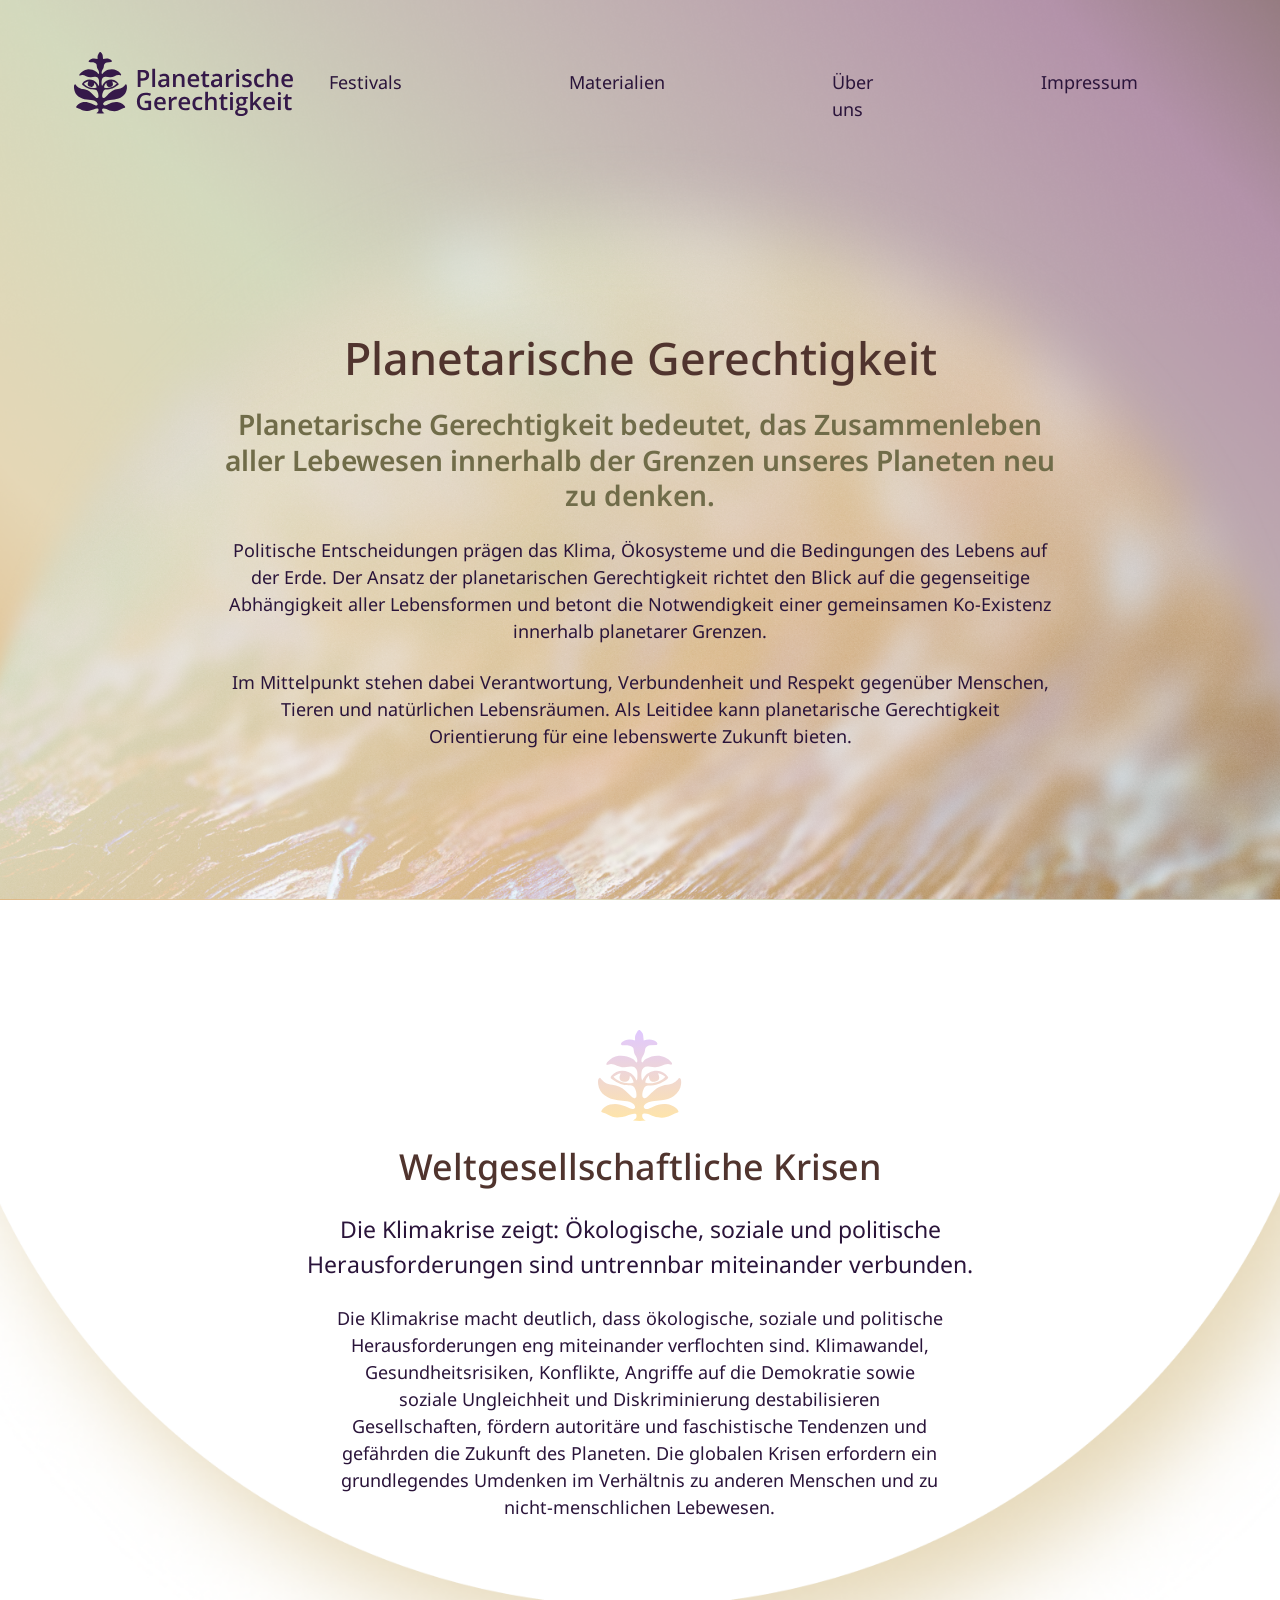
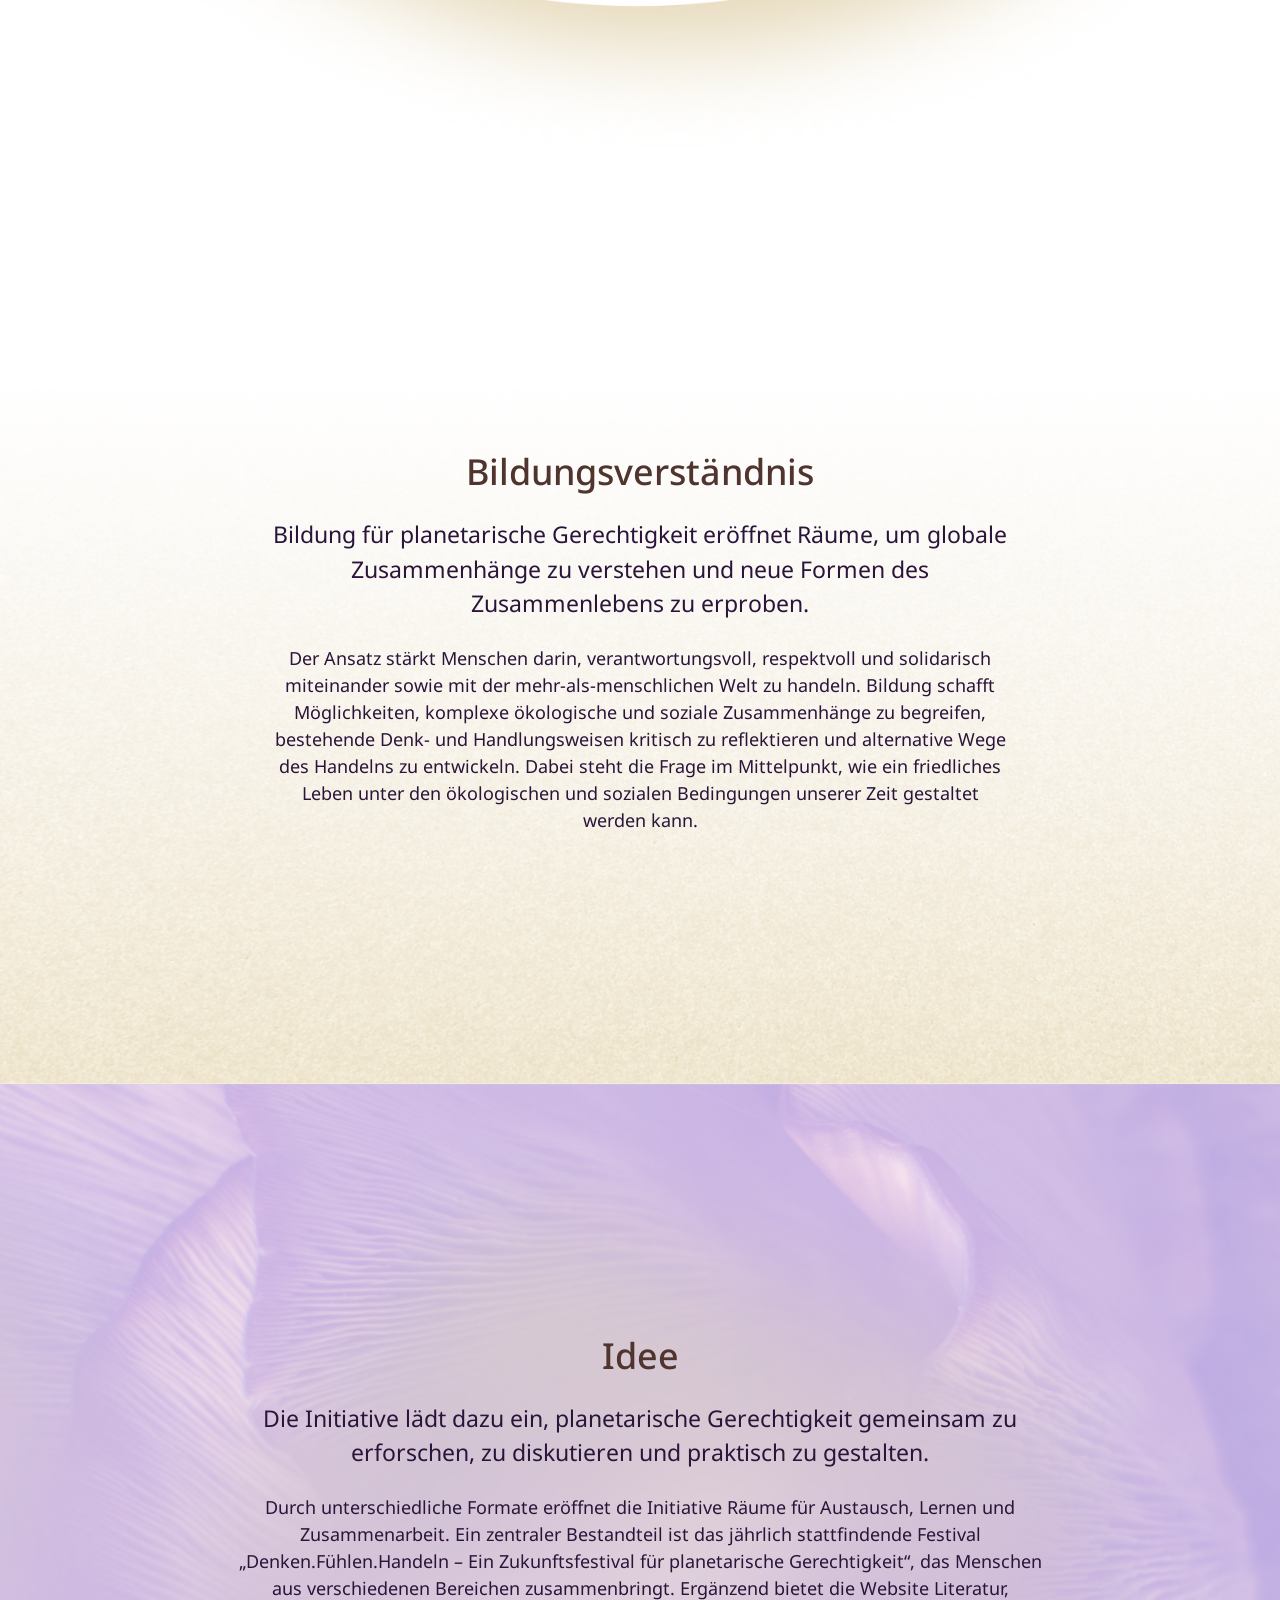
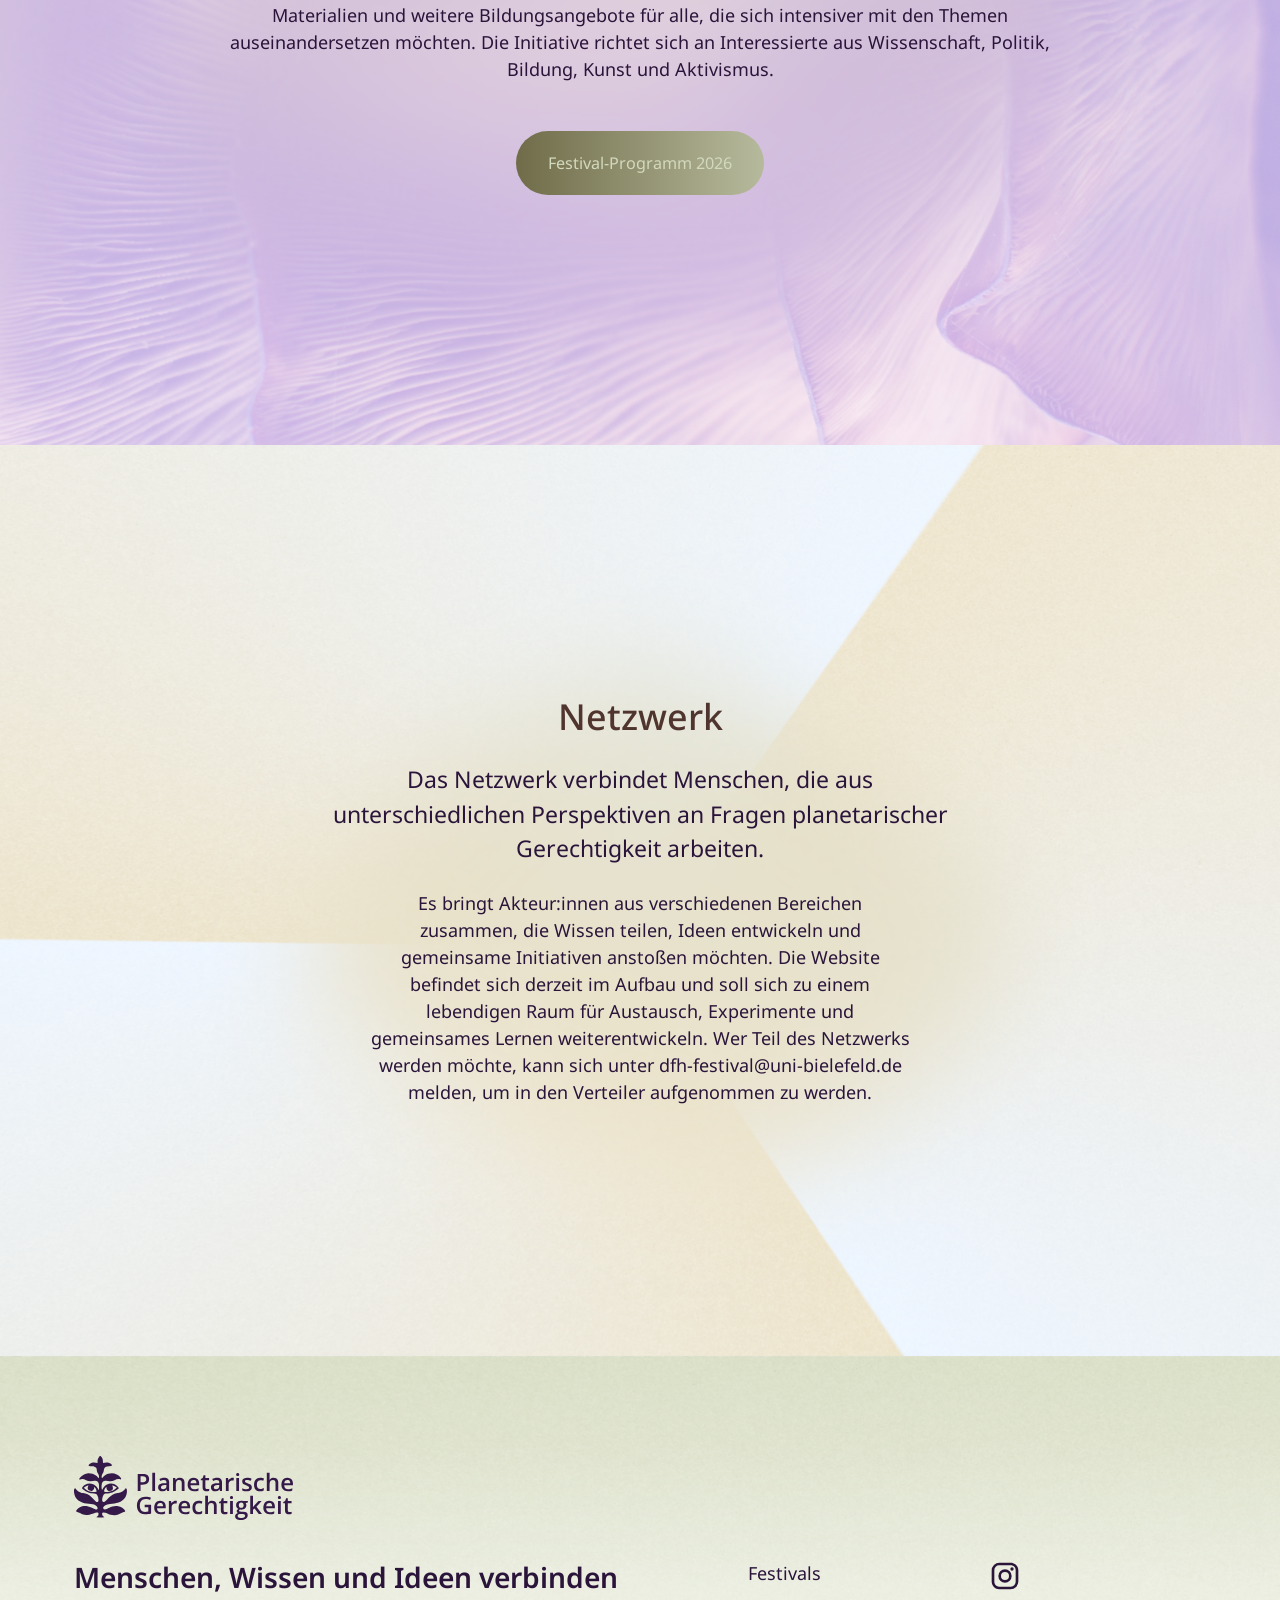
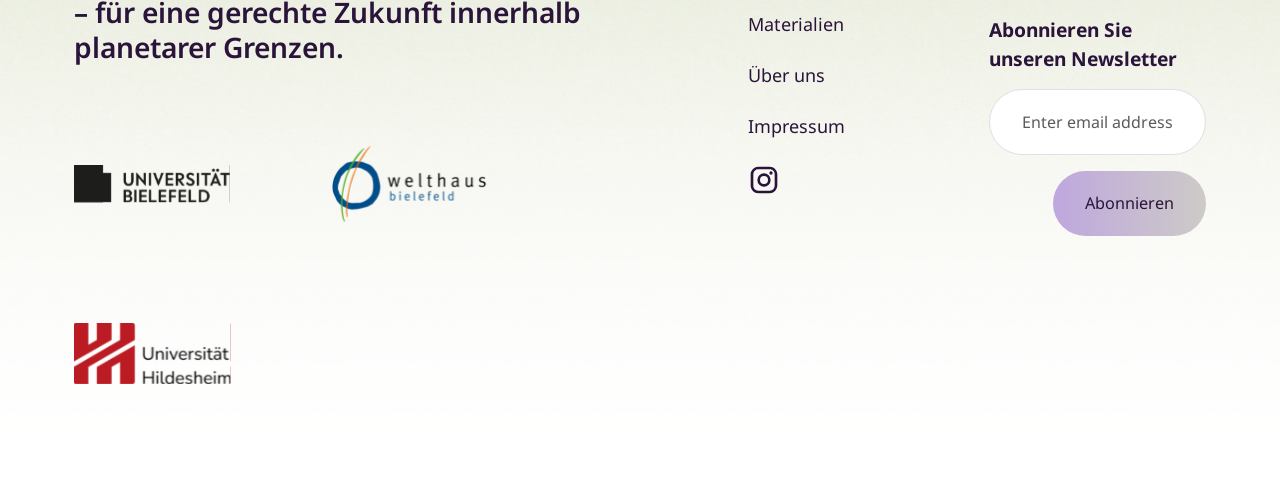
<file: index.html>
<!doctype html>
<html lang="en">

<head>
    <meta charset="utf-8">
    <meta name="viewport" content="width=device-width, initial-scale=1">
    <title>Das Festival</title>

    <link href="https://cdn.jsdelivr.net/npm/bootstrap@5.3.8/dist/css/bootstrap.min.css" rel="stylesheet"
        integrity="sha384-sRIl4kxILFvY47J16cr9ZwB07vP4J8+LH7qKQnuqkuIAvNWLzeN8tE5YBujZqJLB" crossorigin="anonymous">

    <link rel="preconnect" href="https://fonts.googleapis.com">
    <link rel="preconnect" href="https://fonts.gstatic.com" crossorigin>
    <link href="https://fonts.googleapis.com/css2?family=Noto+Sans:ital,wght@0,100..900;1,100..900&display=swap"
        rel="stylesheet">

    <link rel="stylesheet" href="./css/style.css">
</head>

<body>
    <header class="header">
        <div class="container-fluid">
            <div class="navigation d-flex align-items-center justify-content-between gap-3">
                <div class="item-left">
                    <a href="./" class="logo">
                        <img src="./images/logo.svg" alt="">
                    </a>
                </div>
                <div class="item-right">
                    <!-- Desktop nav links — hidden until scrolled -->
                    <ul class="menu list-unstyled m-0 p-0 d-none d-lg-flex" id="desktopMenu">
                        <li><a href="./festivals.html">Festivals</a></li>
                        <li><a href="javascript:void(0);">Materialien</a></li>
                        <li><a href="./about.html">Über uns</a></li>
                        <li><a href="./imprint.html">Impressum</a></li>
                    </ul>
                    <!-- Desktop menu trigger — visible only after scroll -->
                    <button class="menu-toggle bg-transparent" id="menuToggle" aria-expanded="false">
                        <span style="font-size: 1rem; font-weight: 500;">Menu</span>
                    </button>
                    <!-- Desktop slide-in panel -->
                    <nav class="desktop-menu-panel" id="desktopMenuPanel">
                        <ul class="list-unstyled m-0 p-0 d-flex flex-column gap-4">
                            <li><a href="./festivals.html">Festivals</a></li>
                            <li><a href="javascript:void(0);">Materialien</a></li>
                            <li><a href="./about.html">Über uns</a></li>
                            <li><a href="./imprint.html">Impressum</a></li>
                        </ul>
                    </nav>
                    <!-- Mobile hamburger -->
                    <div class="hamburger d-lg-none" id="mobileHamburger">
                        <svg width="22" height="8" viewBox="0 0 22 8" fill="none" xmlns="http://www.w3.org/2000/svg">
                            <line x1="0.75" y1="0.75" x2="20.8394" y2="0.75" stroke="#706C49" stroke-width="1.5"
                                stroke-linecap="round" />
                            <line x1="0.75" y1="6.3877" x2="20.8394" y2="6.3877" stroke="#706C49" stroke-width="1.5"
                                stroke-linecap="round" />
                        </svg>
                    </div>
                    <!-- Mobile slide-down panel -->
                    <nav class="mobile-menu-panel" id="mobileMenuPanel">
                        <div class="d-flex align-items-center justify-content-between">
                            <img src="./images/mobile-logo.svg" class="mobile-menu-logo" alt="">
                            <button class="mobile-menu-close border-0 bg-transparent"
                                id="mobileMenuClose">&times;</button>
                        </div>
                        <ul class="list-unstyled m-0 p-0 d-flex flex-column gap-4 text-md-center">
                            <li><a href="./festival-programme.html">Festivals</a></li>
                            <li><a href="javascript:void(0);">Materialien</a></li>
                            <li><a href="javascript:void(0);">Über uns</a></li>
                            <li><a href="javascript:void(0);">Impressum</a></li>
                            <li><a href="javascript:void(0);">
                                    <svg xmlns="http://www.w3.org/2000/svg" width="32" height="32" class="mb-4"
                                        viewBox="0 0 24 24">
                                        <path fill="currentColor"
                                            d="M7.8 2h8.4C19.4 2 22 4.6 22 7.8v8.4a5.8 5.8 0 0 1-5.8 5.8H7.8C4.6 22 2 19.4 2 16.2V7.8A5.8 5.8 0 0 1 7.8 2m-.2 2A3.6 3.6 0 0 0 4 7.6v8.8C4 18.39 5.61 20 7.6 20h8.8a3.6 3.6 0 0 0 3.6-3.6V7.6C20 5.61 18.39 4 16.4 4zm9.65 1.5a1.25 1.25 0 0 1 1.25 1.25A1.25 1.25 0 0 1 17.25 8A1.25 1.25 0 0 1 16 6.75a1.25 1.25 0 0 1 1.25-1.25M12 7a5 5 0 0 1 5 5a5 5 0 0 1-5 5a5 5 0 0 1-5-5a5 5 0 0 1 5-5m0 2a3 3 0 0 0-3 3a3 3 0 0 0 3 3a3 3 0 0 0 3-3a3 3 0 0 0-3-3" />
                                    </svg>
                                </a></li>
                        </ul>
                    </nav>
                </div>
            </div>
        </div>
    </header>
    <main>
        <section class="hero main-home spacer-y">
            <div class="container">
                <div class="row g-4 align-items-center justify-content-center text-md-center">
                    <div class="col-lg-9">
                        <h1 class="mb-4 fw-medium text-brown">Planetarische Gerechtigkeit</h1>
                        <p class="mb-4 h3 text-green">Planetarische Gerechtigkeit bedeutet, das Zusammenleben aller
                            Lebewesen innerhalb der Grenzen unseres Planeten neu zu denken.</p>
                        <p class="mb-4">Politische Entscheidungen prägen das Klima, Ökosysteme und die Bedingungen des
                            Lebens auf der Erde. Der Ansatz der planetarischen Gerechtigkeit richtet den Blick auf die
                            gegenseitige Abhängigkeit aller Lebensformen und betont die Notwendigkeit einer gemeinsamen
                            Ko-Existenz innerhalb planetarer Grenzen. </p>
                        <p class="mb-0">Im Mittelpunkt stehen dabei Verantwortung, Verbundenheit und Respekt gegenüber
                            Menschen, Tieren und natürlichen Lebensräumen. Als Leitidee kann planetarische Gerechtigkeit
                            Orientierung für eine lebenswerte Zukunft bieten.</p>
                    </div>
                </div>
            </div>
        </section>
        <section class="main-about spacer-y">
            <div class="container">
                <div class="row g-4 align-items-center justify-content-center text-md-center">
                    <div class="col-lg-8">
                        <img src="./images/about-logo.svg" class="mx-md-auto mb-4" alt="">
                        <h2 class="mb-4 fw-medium text-brown">Weltgesellschaftliche Krisen</h2>
                        <p class="mb-4 text-lg text-purple">Die Klimakrise zeigt: Ökologische, soziale und politische
                            Herausforderungen sind untrennbar miteinander verbunden.</p>
                        <div class="row">
                            <div class="col-lg-10 mx-auto">
                                <p class="mb-0">Die Klimakrise macht deutlich, dass ökologische, soziale und politische
                                    Herausforderungen eng miteinander verflochten sind. Klimawandel, Gesundheitsrisiken,
                                    Konflikte, Angriffe auf die Demokratie sowie soziale Ungleichheit und
                                    Diskriminierung destabilisieren Gesellschaften, fördern autoritäre und faschistische
                                    Tendenzen und gefährden die Zukunft des Planeten. Die globalen Krisen erfordern ein
                                    grundlegendes Umdenken im Verhältnis zu anderen Menschen und zu nicht-menschlichen
                                    Lebewesen. </p>
                            </div>
                        </div>
                    </div>
                </div>
            </div>
        </section>
        <section class="programming-section spacer-y">
            <div class="container">
                <div class="row align-items-center justify-content-center text-md-center">
                    <div class="col-lg-8">
                        <h2 class="mb-4 fw-medium text-brown">Bildungsverständnis</h2>
                        <p class="mb-4 text-lg text-purple">Bildung für planetarische Gerechtigkeit eröffnet Räume, um
                            globale Zusammenhänge zu verstehen und neue Formen des Zusammenlebens zu erproben.</p>
                        <p class="mb-0">Der Ansatz stärkt Menschen darin, verantwortungsvoll, respektvoll und
                            solidarisch miteinander sowie mit der mehr-als-menschlichen Welt zu handeln. Bildung schafft
                            Möglichkeiten, komplexe ökologische und soziale Zusammenhänge zu begreifen, bestehende Denk-
                            und Handlungsweisen kritisch zu reflektieren und alternative Wege des Handelns zu
                            entwickeln. Dabei steht die Frage im Mittelpunkt, wie ein friedliches Leben unter den
                            ökologischen und sozialen Bedingungen unserer Zeit gestaltet werden kann.</p>
                    </div>
                </div>
            </div>
        </section>
        <section class="lilac-section spacer-y">
            <div class="container">
                <div class="row g-4 align-items-center justify-content-center text-md-center">
                    <div class="col-lg-9 col-md-8">
                        <h2 class="mb-4 fw-medium text-brown">Idee</h2>
                        <p class="mb-4 text-lg">Die Initiative lädt dazu ein, planetarische Gerechtigkeit gemeinsam zu
                            erforschen, zu diskutieren und praktisch zu gestalten.</p>
                        <p class="mb-5">Durch unterschiedliche Formate eröffnet die Initiative Räume für Austausch,
                            Lernen und Zusammenarbeit. Ein zentraler Bestandteil ist das jährlich stattfindende Festival
                            „Denken.Fühlen.Handeln – Ein Zukunftsfestival für planetarische Gerechtigkeit“, das Menschen
                            aus verschiedenen Bereichen zusammenbringt. Ergänzend bietet die Website Literatur,
                            Materialien und weitere Bildungsangebote für alle, die sich intensiver mit den Themen
                            auseinandersetzen möchten. Die Initiative richtet sich an Interessierte aus Wissenschaft,
                            Politik, Bildung, Kunst und Aktivismus.</p>
                        <a href="./festival-programme.html" class="button button-primary">Festival-Programm 2026</a>
                    </div>
                </div>
            </div>
        </section>
        <section class="netzwerk-sec spacer-y">
            <div class="container">
                <div class="row g-4 align-items-center justify-content-center text-md-center">
                    <div class="col-lg-7 col-md-6">
                        <h2 class="mb-4 fw-medium text-brown">Netzwerk</h2>
                        <p class="mb-4 text-lg text-purple">Das Netzwerk verbindet Menschen, die aus unterschiedlichen
                            Perspektiven an Fragen planetarischer Gerechtigkeit arbeiten.</p>
                        <p class="mb-0 px-lg-5">Es bringt Akteur:innen aus verschiedenen Bereichen zusammen, die Wissen
                            teilen, Ideen entwickeln und gemeinsame Initiativen anstoßen möchten. Die Website befindet
                            sich derzeit im Aufbau und soll sich zu einem lebendigen Raum für Austausch, Experimente und
                            gemeinsames Lernen weiterentwickeln. Wer Teil des Netzwerks werden möchte, kann sich unter
                            dfh-festival@uni-bielefeld.de melden, um in den Verteiler aufgenommen zu werden.</p>
                    </div>
                </div>
            </div>
        </section>
    </main>
    <footer class="footer">
        <div class="container-fluid">
            <img src="./images/logo.svg" class="mb-4" alt="">
            <div class="row g-4 justify-content-between">
                <div class="col-lg-6">
                    <p class="h3 mb-large">Menschen, Wissen und Ideen verbinden – für eine gerechte Zukunft innerhalb
                        planetarer Grenzen.</p>
                    <div class="footer-icons d-none d-md-flex align-items-center flex-wrap">
                        <img src="./images/universitat.svg" alt="">
                        <img src="./images/welthaus.svg" alt="">
                        <img src="./images/hildesheim.svg" alt="">
                    </div>
                </div>
                <div class="col-lg-5">
                    <div class="row g-4">
                        <div class="col-6 d-md-none d-block">
                            <div class="footer-icons d-flex align-items-start flex-column flex-wrap">
                                <img src="./images/universitat.svg" alt="">
                                <img src="./images/welthaus.svg" alt="">
                                <img src="./images/hildesheim.svg" alt="">
                            </div>
                        </div>
                        <div class="col-lg-6 col-6">
                            <ul class="list-unstyled d-flex flex-column gap-4 m-0 p-0">
                                <li><a href="./festivals.html">Festivals</a></li>
                                <li><a href="javascript:void(0);">Materialien</a></li>
                                <li><a href="./about.html">Über uns</a></li>
                                <li><a href="./imprint.html">Impressum</a></li>
                                <li><a href="">
                                        <svg xmlns="http://www.w3.org/2000/svg" width="32" height="32" class="mb-4"
                                            viewBox="0 0 24 24">
                                            <path fill="currentColor"
                                                d="M7.8 2h8.4C19.4 2 22 4.6 22 7.8v8.4a5.8 5.8 0 0 1-5.8 5.8H7.8C4.6 22 2 19.4 2 16.2V7.8A5.8 5.8 0 0 1 7.8 2m-.2 2A3.6 3.6 0 0 0 4 7.6v8.8C4 18.39 5.61 20 7.6 20h8.8a3.6 3.6 0 0 0 3.6-3.6V7.6C20 5.61 18.39 4 16.4 4zm9.65 1.5a1.25 1.25 0 0 1 1.25 1.25A1.25 1.25 0 0 1 17.25 8A1.25 1.25 0 0 1 16 6.75a1.25 1.25 0 0 1 1.25-1.25M12 7a5 5 0 0 1 5 5a5 5 0 0 1-5 5a5 5 0 0 1-5-5a5 5 0 0 1 5-5m0 2a3 3 0 0 0-3 3a3 3 0 0 0 3 3a3 3 0 0 0 3-3a3 3 0 0 0-3-3" />
                                        </svg>
                                    </a></li>
                            </ul>
                        </div>
                        <div class="col-lg-6">
                            <svg xmlns="http://www.w3.org/2000/svg" width="32" height="32" class="mb-4"
                                viewBox="0 0 24 24">
                                <path fill="currentColor"
                                    d="M7.8 2h8.4C19.4 2 22 4.6 22 7.8v8.4a5.8 5.8 0 0 1-5.8 5.8H7.8C4.6 22 2 19.4 2 16.2V7.8A5.8 5.8 0 0 1 7.8 2m-.2 2A3.6 3.6 0 0 0 4 7.6v8.8C4 18.39 5.61 20 7.6 20h8.8a3.6 3.6 0 0 0 3.6-3.6V7.6C20 5.61 18.39 4 16.4 4zm9.65 1.5a1.25 1.25 0 0 1 1.25 1.25A1.25 1.25 0 0 1 17.25 8A1.25 1.25 0 0 1 16 6.75a1.25 1.25 0 0 1 1.25-1.25M12 7a5 5 0 0 1 5 5a5 5 0 0 1-5 5a5 5 0 0 1-5-5a5 5 0 0 1 5-5m0 2a3 3 0 0 0-3 3a3 3 0 0 0 3 3a3 3 0 0 0 3-3a3 3 0 0 0-3-3" />
                            </svg>
                            <p class="text-md mb-3 fw-bold">Abonnieren Sie unseren Newsletter</p>
                            <form action="" class="d-flex flex-column gap-3 align-items-end">
                                <input type="text" class="form-control theme-control"
                                    placeholder="Enter email address...">
                                <button class="button button-secondary border-0">Abonnieren</button>
                            </form>
                        </div>
                    </div>
                </div>
            </div>
        </div>
    </footer>

    <script src="https://cdn.jsdelivr.net/npm/bootstrap@5.3.8/dist/js/bootstrap.bundle.min.js"
        integrity="sha384-FKyoEForCGlyvwx9Hj09JcYn3nv7wiPVlz7YYwJrWVcXK/BmnVDxM+D2scQbITxI"
        crossorigin="anonymous"></script>

    <script src="./js/script.js"></script>
</body>

</html>
</file>
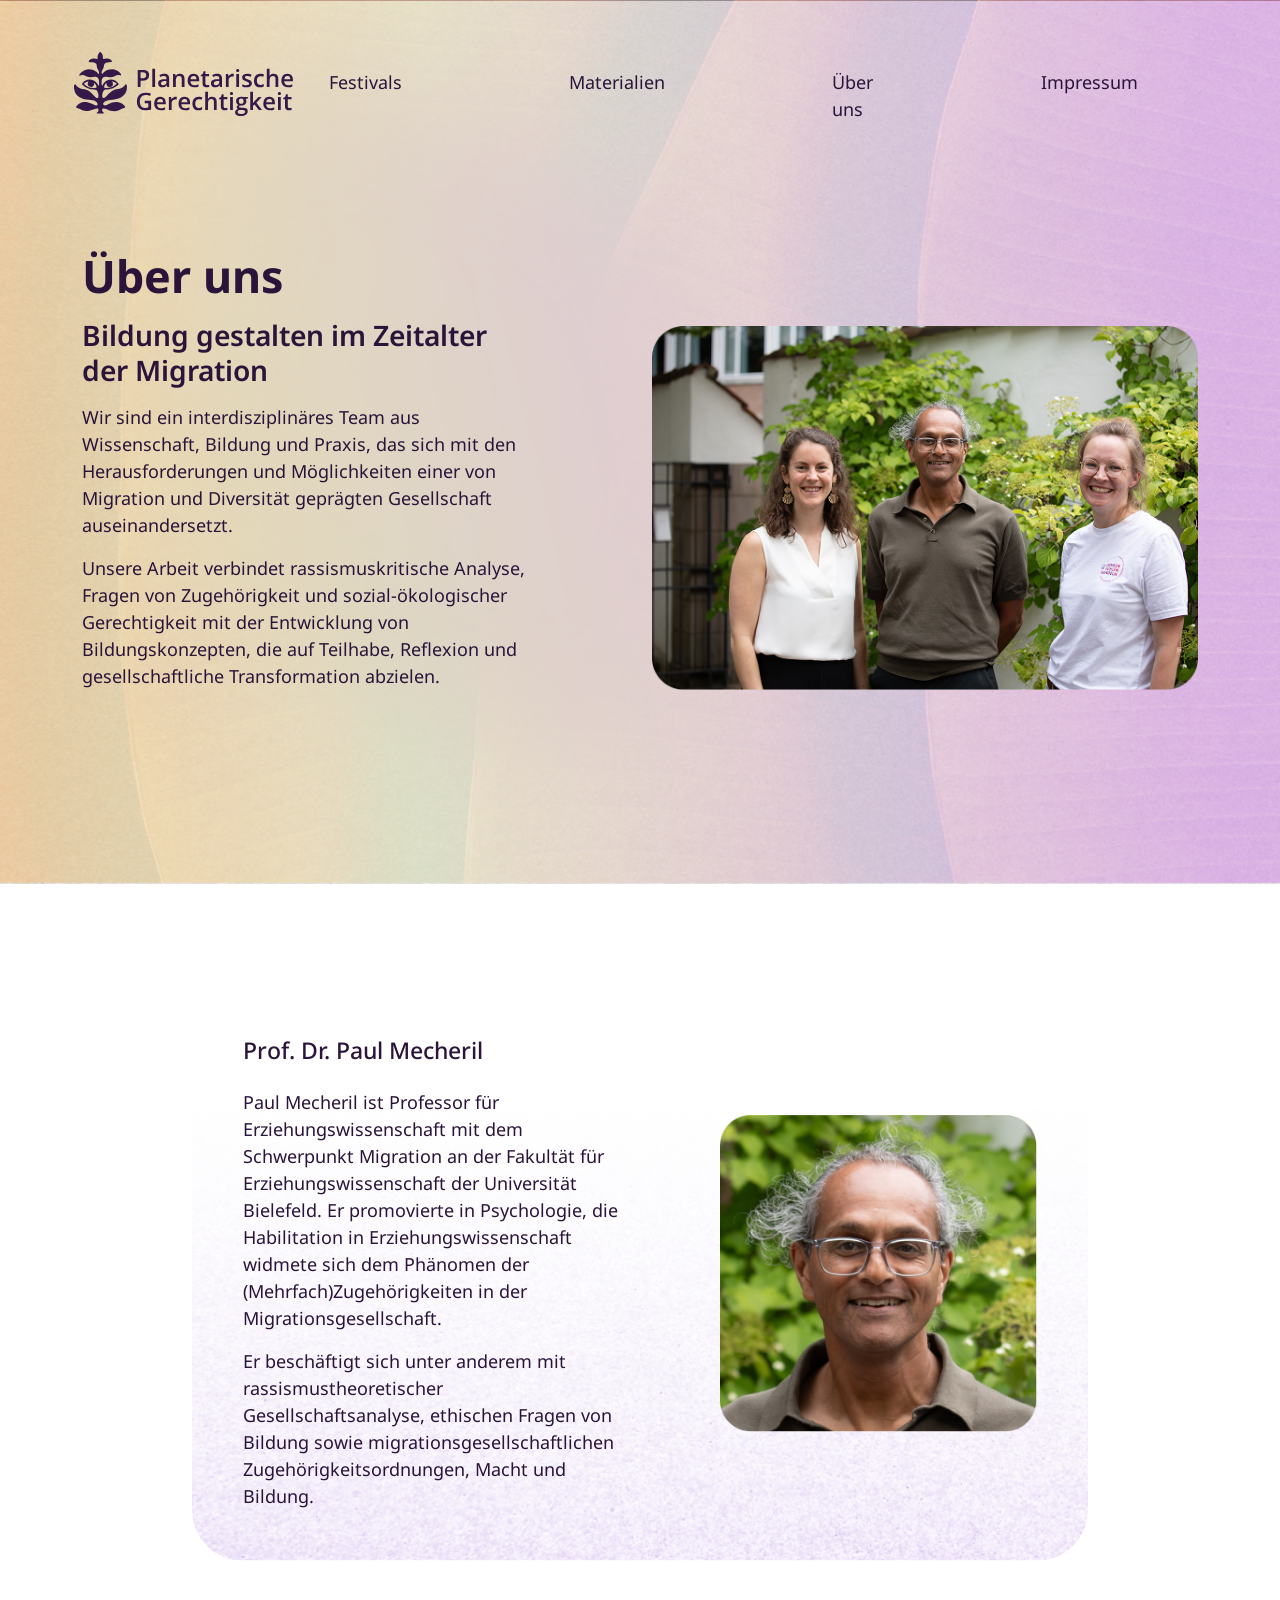
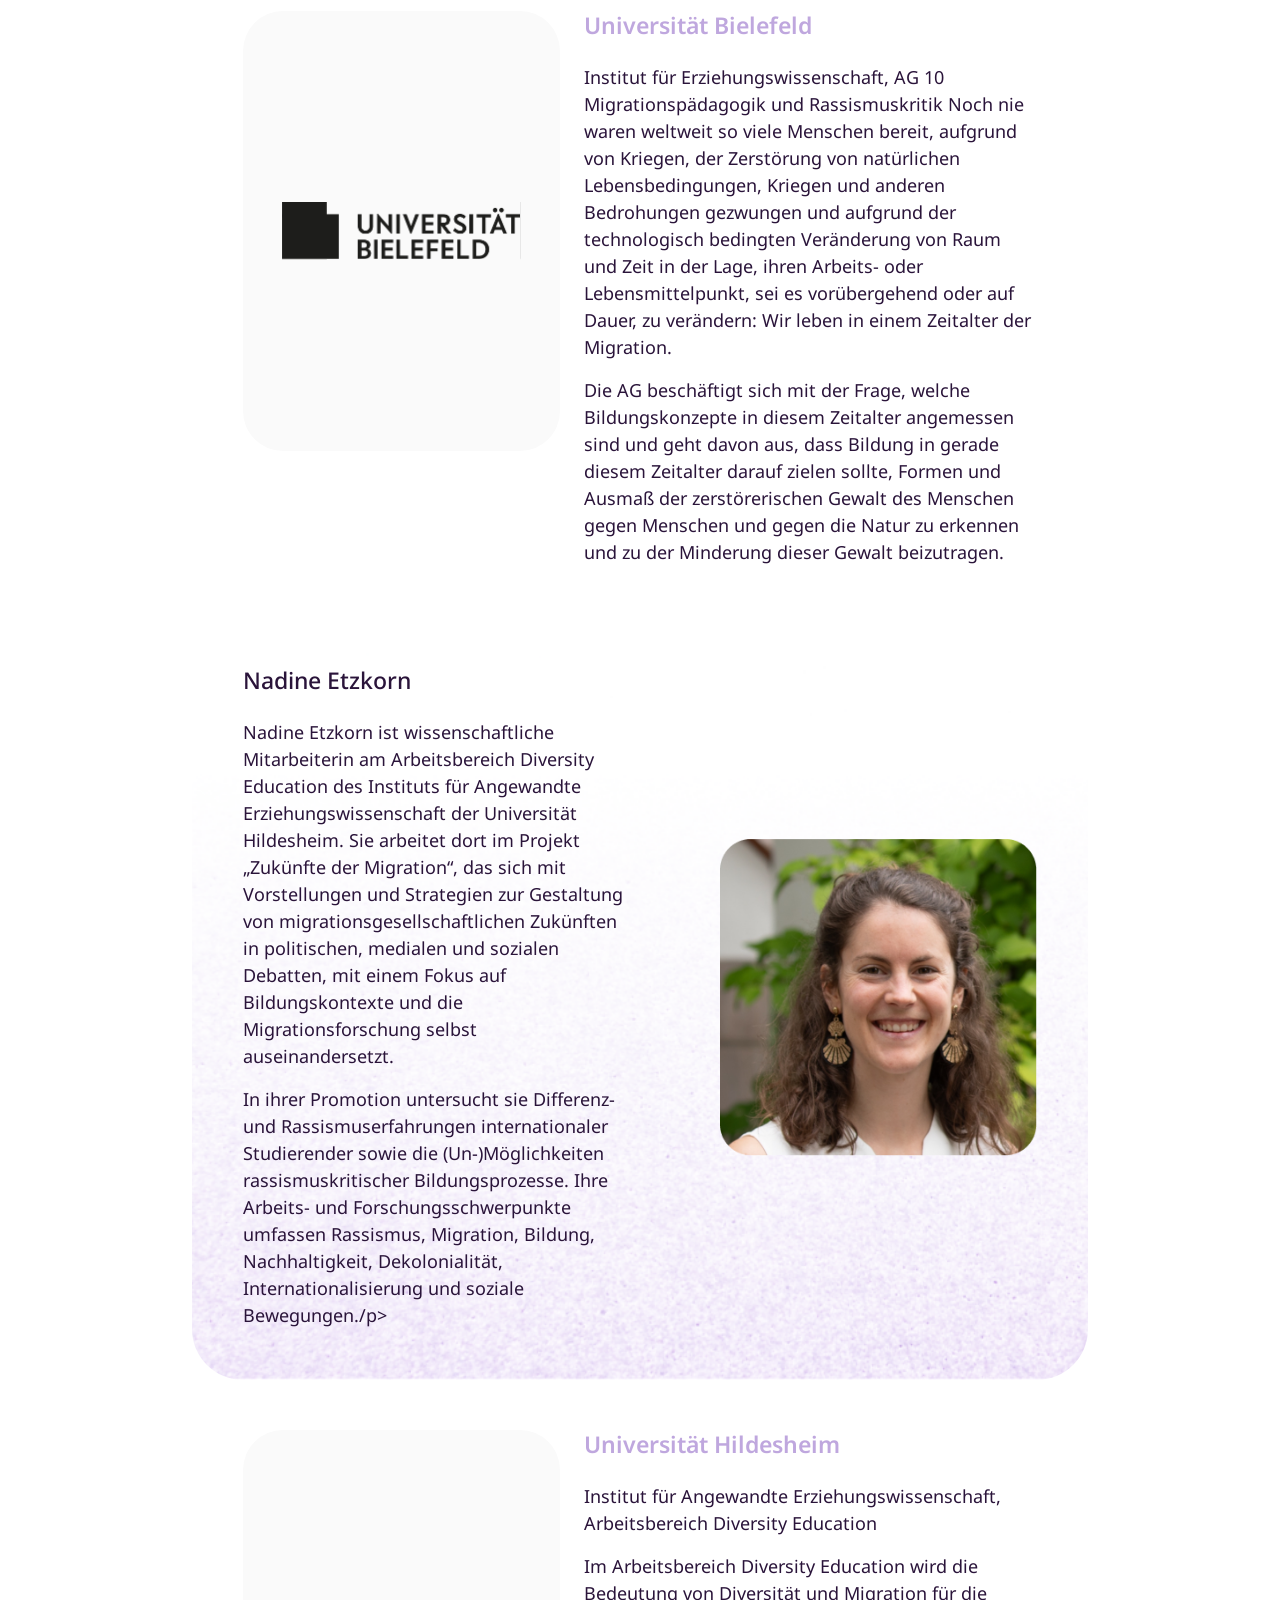
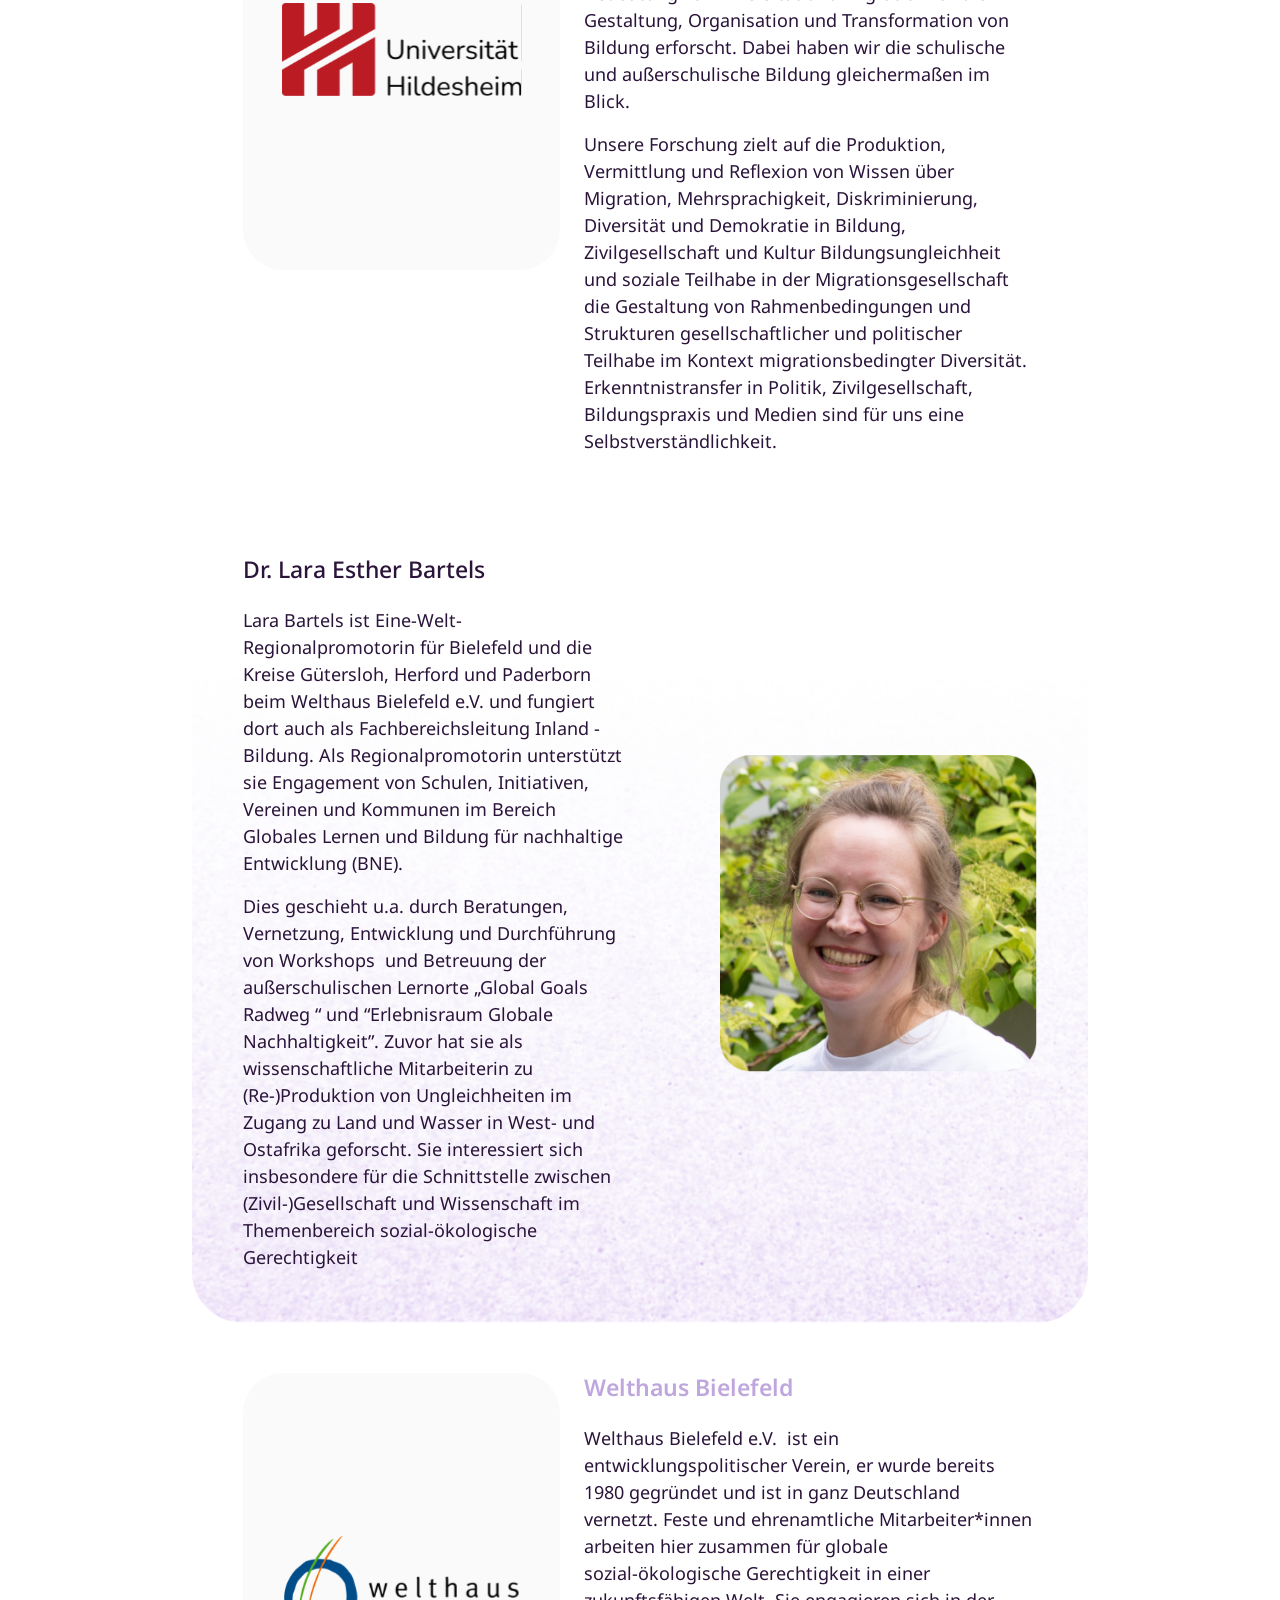
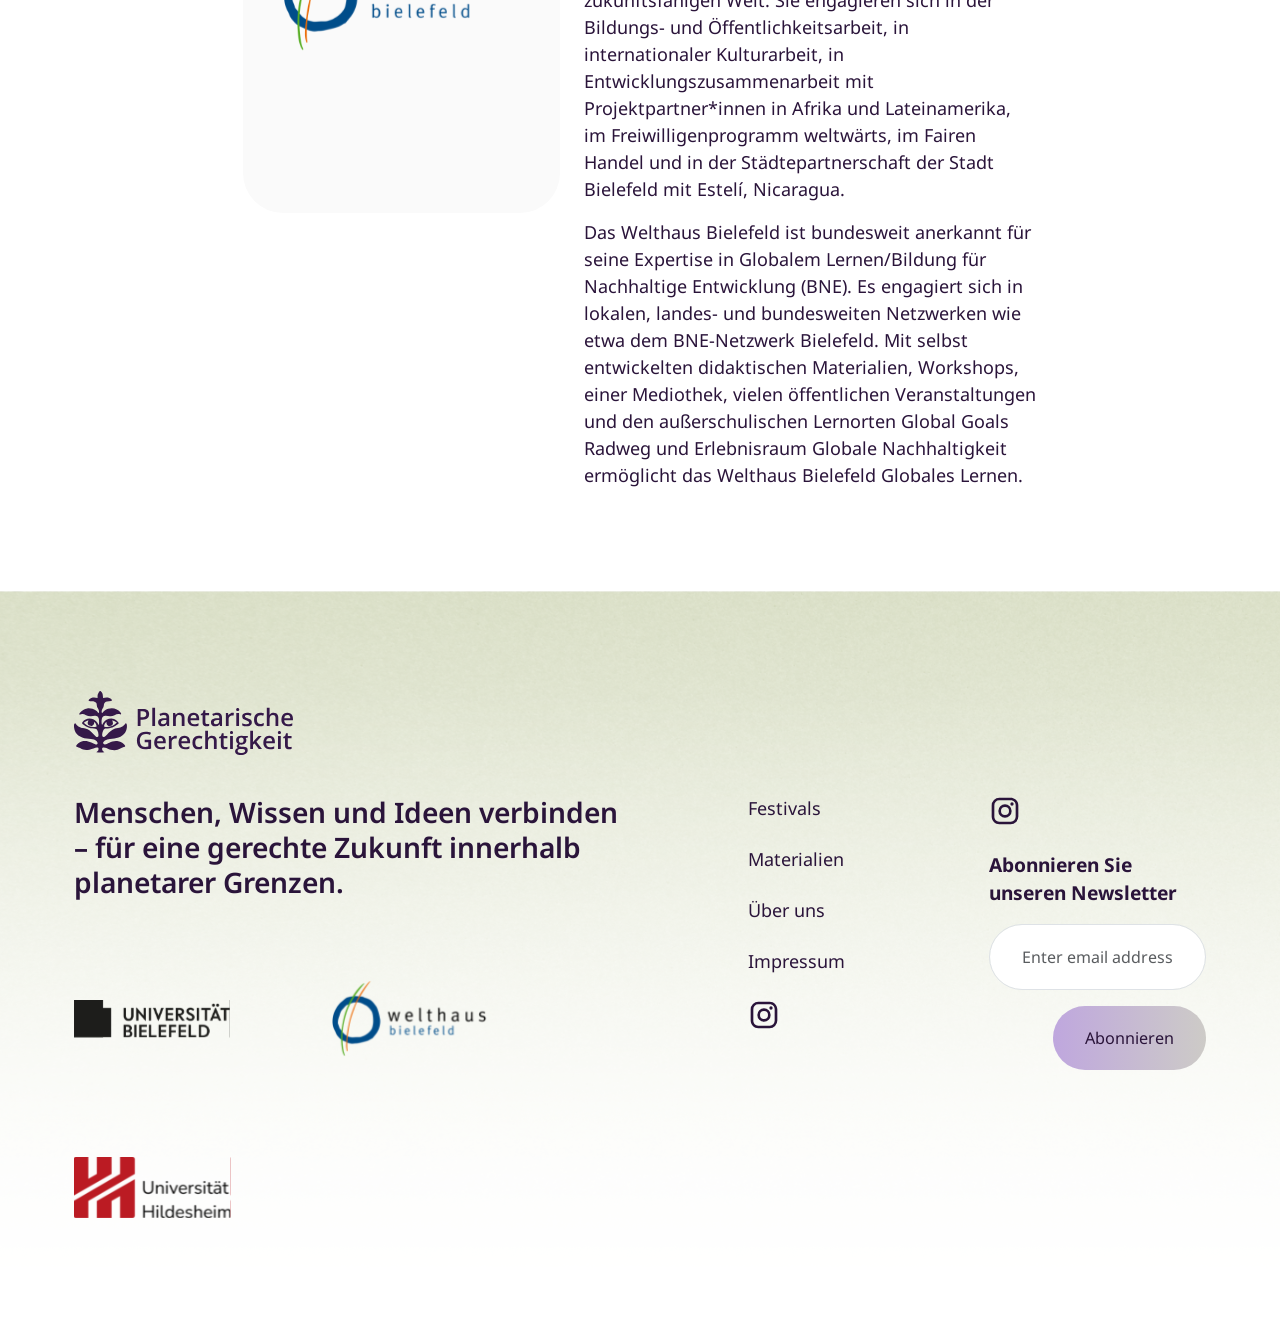
<file: about.html>
<!doctype html>
<html lang="en">

<head>
    <meta charset="utf-8">
    <meta name="viewport" content="width=device-width, initial-scale=1">
    <title>Über uns – Das Festival</title>

    <link href="https://cdn.jsdelivr.net/npm/bootstrap@5.3.8/dist/css/bootstrap.min.css" rel="stylesheet"
        integrity="sha384-sRIl4kxILFvY47J16cr9ZwB07vP4J8+LH7qKQnuqkuIAvNWLzeN8tE5YBujZqJLB" crossorigin="anonymous">

    <link rel="preconnect" href="https://fonts.googleapis.com">
    <link rel="preconnect" href="https://fonts.gstatic.com" crossorigin>
    <link href="https://fonts.googleapis.com/css2?family=Noto+Sans:ital,wght@0,100..900;1,100..900&display=swap"
        rel="stylesheet">

    <link rel="stylesheet" href="./css/style.css">
</head>

<body>
    <header class="header">
        <div class="container-fluid">
            <div class="navigation d-flex align-items-center justify-content-between gap-3">
                <div class="item-left">
                    <a href="./" class="logo">
                        <img src="./images/logo.svg" alt="">
                    </a>
                </div>
                <div class="item-right">
                    <!-- Desktop nav links — hidden until scrolled -->
                    <ul class="menu list-unstyled m-0 p-0 d-none d-lg-flex" id="desktopMenu">
                        <li><a href="./festivals.html">Festivals</a></li>
                        <li><a href="javascript:void(0);">Materialien</a></li>
                        <li><a href="./about.html">Über uns</a></li>
                        <li><a href="./imprint.html">Impressum</a></li>
                    </ul>
                    <!-- Desktop menu trigger — visible only after scroll -->
                    <button class="menu-toggle bg-transparent" id="menuToggle" aria-expanded="false">
                        <span style="font-size: 1rem; font-weight: 500;">Menu</span>
                    </button>
                    <!-- Desktop slide-in panel -->
                    <nav class="desktop-menu-panel" id="desktopMenuPanel">
                        <ul class="list-unstyled m-0 p-0 d-flex flex-column gap-4">
                            <li><a href="./festivals.html">Festivals</a></li>
                            <li><a href="javascript:void(0);">Materialien</a></li>
                            <li><a href="./about.html">Über uns</a></li>
                            <li><a href="./imprint.html">Impressum</a></li>
                        </ul>
                    </nav>
                    <!-- Mobile hamburger -->
                    <div class="hamburger d-lg-none" id="mobileHamburger">
                        <svg width="22" height="8" viewBox="0 0 22 8" fill="none" xmlns="http://www.w3.org/2000/svg">
                            <line x1="0.75" y1="0.75" x2="20.8394" y2="0.75" stroke="#706C49" stroke-width="1.5"
                                stroke-linecap="round" />
                            <line x1="0.75" y1="6.3877" x2="20.8394" y2="6.3877" stroke="#706C49" stroke-width="1.5"
                                stroke-linecap="round" />
                        </svg>
                    </div>
                    <!-- Mobile slide-down panel -->
                    <nav class="mobile-menu-panel" id="mobileMenuPanel">
                        <div class="d-flex align-items-center justify-content-between">
                            <img src="./images/mobile-logo.svg" class="mobile-menu-logo" alt="">
                            <button class="mobile-menu-close border-0 bg-transparent"
                                id="mobileMenuClose">&times;</button>
                        </div>
                        <ul class="list-unstyled m-0 p-0 d-flex flex-column gap-4 text-md-center">
                            <li><a href="./festivals.html">Festivals</a></li>
                                <li><a href="javascript:void(0);">Materialien</a></li>
                                <li><a href="./about.html">Über uns</a></li>
                                <li><a href="./imprint.html">Impressum</a></li>
                            <li><a href="javascript:void(0);">
                                    <svg xmlns="http://www.w3.org/2000/svg" width="32" height="32" class="mb-4"
                                        viewBox="0 0 24 24">
                                        <path fill="currentColor"
                                            d="M7.8 2h8.4C19.4 2 22 4.6 22 7.8v8.4a5.8 5.8 0 0 1-5.8 5.8H7.8C4.6 22 2 19.4 2 16.2V7.8A5.8 5.8 0 0 1 7.8 2m-.2 2A3.6 3.6 0 0 0 4 7.6v8.8C4 18.39 5.61 20 7.6 20h8.8a3.6 3.6 0 0 0 3.6-3.6V7.6C20 5.61 18.39 4 16.4 4zm9.65 1.5a1.25 1.25 0 0 1 1.25 1.25A1.25 1.25 0 0 1 17.25 8A1.25 1.25 0 0 1 16 6.75a1.25 1.25 0 0 1 1.25-1.25M12 7a5 5 0 0 1 5 5a5 5 0 0 1-5 5a5 5 0 0 1-5-5a5 5 0 0 1 5-5m0 2a3 3 0 0 0-3 3a3 3 0 0 0 3 3a3 3 0 0 0 3-3a3 3 0 0 0-3-3" />
                                    </svg>
                                </a></li>
                        </ul>
                    </nav>
                </div>
            </div>
        </div>
    </header>
    <main>
        <!-- ═══ HERO ═══ -->
        <section class="about-hero spacer-y">
            <div class="container">
                <div class="row align-items-end justify-content-between mb-5">
                    <div class="col-lg-5">
                        <h1 class="mb-3">Über uns</h1>
                        <p class="h3 mb-3">Bildung gestalten im Zeitalter der Migration</p>
                        <p class="mb-3">Wir sind ein interdisziplinäres Team aus Wissenschaft, Bildung und Praxis, das
                            sich mit den Herausforderungen und Möglichkeiten einer von Migration und Diversität
                            geprägten Gesellschaft auseinandersetzt.</p>
                        <p class="mb-0">Unsere Arbeit verbindet rassismuskritische Analyse, Fragen von Zugehörigkeit
                            und sozial-ökologischer Gerechtigkeit mit der Entwicklung von Bildungskonzepten, die auf
                            Teilhabe, Reflexion und gesellschaftliche Transformation abzielen.</p>
                    </div>
                    <div class="col-lg-6">
                        <img src="./images/group pic.png" class="about-group-photo mt-4 mt-lg-0"
                            alt="Das Festival-Team">
                    </div>
                </div>
            </div>
        </section>

        <!-- ═══ PROFILE 1: Prof. Dr. Paul Mecheril ═══ -->
        <section class="about-section about-profile spacer-y mt-5">
            <div class="container">
                <div class="row g-4 flex-column-reverse flex-lg-row align-items-center justify-content-between">
                    <div class="col-lg-6">
                        <h2 class="mb-4 text-lg fw-medium">Prof. Dr. Paul Mecheril</h2>
                        <p class="mb-3">Paul Mecheril ist Professor für Erziehungswissenschaft mit dem Schwerpunkt
                            Migration an der Fakultät für Erziehungswissenschaft der Universität Bielefeld. Er
                            promovierte in Psychologie, die Habilitation in Erziehungswissenschaft widmete sich dem
                            Phänomen der (Mehrfach)Zugehörigkeiten in der Migrationsgesellschaft.</p>
                        <p class="mb-0">Er beschäftigt sich unter anderem mit rassismustheoretischer
                            Gesellschaftsanalyse, ethischen Fragen von Bildung sowie migrationsgesellschaftlichen
                            Zugehörigkeitsordnungen, Macht und Bildung.</p>
                    </div>
                    <div class="col-lg-5 text-lg-end">
                        <img src="./images/top-most-secton.png" class="about-profile-img ms-lg-auto"
                            alt="Prof. Dr. Paul Mecheril">
                    </div>
                </div>
            </div>
        </section>

        <!-- ═══ ORG 1: Universität Bielefeld ═══ -->
        <section class="about-section about-org">
            <div class="container py-0">
                <div class="row g-4 justify-content-between">
                    <div class="col-lg-5">
                        <div class="about-org-logo-card">
                            <img src="./images/universitat.svg" alt="Universität Bielefeld">
                        </div>
                    </div>
                    <div class="col-lg-7">
                        <h3 class="text-lg text-lilac mb-4">Universität Bielefeld</h3>
                        <p class="mb-3">Institut für Erziehungswissenschaft, AG 10 Migrationspädagogik und
                            Rassismuskritik Noch nie waren weltweit so viele Menschen bereit, aufgrund von Kriegen, der
                            Zerstörung von natürlichen Lebensbedingungen, Kriegen und anderen Bedrohungen gezwungen und
                            aufgrund der technologisch bedingten Veränderung von Raum und Zeit in der Lage, ihren
                            Arbeits- oder Lebensmittelpunkt, sei es vorübergehend oder auf Dauer, zu verändern: Wir
                            leben in einem Zeitalter der Migration. </p>
                        <p class="mb-0">Die AG beschäftigt sich mit der Frage, welche Bildungskonzepte in diesem
                            Zeitalter angemessen sind und geht davon aus, dass Bildung in gerade diesem Zeitalter darauf
                            zielen sollte, Formen und Ausmaß der zerstörerischen Gewalt des Menschen gegen Menschen und
                            gegen die Natur zu erkennen und zu der Minderung dieser Gewalt beizutragen.</p>
                    </div>
                </div>
            </div>
        </section>

        <!-- ═══ PROFILE 2: Nadine Etzkorn ═══ -->
        <section class="about-section about-profile spacer-y">
            <div class="container">
                <div class="row g-4 flex-column-reverse flex-lg-row align-items-center justify-content-between">
                    <div class="col-lg-6">
                        <h2 class="mb-4 text-lg fw-medium">Nadine Etzkorn</h2>
                        <p class="mb-3">Nadine Etzkorn ist wissenschaftliche Mitarbeiterin am Arbeitsbereich Diversity
                            Education des Instituts für Angewandte Erziehungswissenschaft der Universität Hildesheim.
                            Sie arbeitet dort im Projekt „Zukünfte der Migration“, das sich mit Vorstellungen und
                            Strategien zur Gestaltung von migrationsgesellschaftlichen Zukünften in politischen,
                            medialen und sozialen Debatten, mit einem Fokus auf Bildungskontexte und die
                            Migrationsforschung selbst auseinandersetzt.</p>
                        <p class="mb-0">In ihrer Promotion untersucht sie Differenz- und Rassismuserfahrungen
                            internationaler Studierender sowie die (Un-)Möglichkeiten rassismuskritischer
                            Bildungsprozesse. Ihre Arbeits- und Forschungsschwerpunkte umfassen Rassismus, Migration,
                            Bildung, Nachhaltigkeit, Dekolonialität, Internationalisierung und soziale Bewegungen./p>
                    </div>
                    <div class="col-lg-5 text-lg-end">
                        <img src="./images/top-section.png" class="about-profile-img ms-lg-auto" alt="Nadine Etzkorn">
                    </div>
                </div>
            </div>
        </section>

        <!-- ═══ ORG 2: Universität Hildesheim ═══ -->
        <section class="about-section about-org">
            <div class="container py-0">
                <div class="row g-4 justify-content-between">
                    <div class="col-lg-5">
                        <div class="about-org-logo-card">
                            <img src="./images/hildesheim.svg" alt="Universität Hildesheim">
                        </div>
                    </div>
                    <div class="col-lg-7">
                        <h3 class="text-lg text-lilac mb-4">Universität Hildesheim</h3>
                        <p class="mb-3">Institut für Angewandte Erziehungswissenschaft, Arbeitsbereich Diversity
                            Education</p>
                        <p class="mb-3">Im Arbeitsbereich Diversity Education wird die Bedeutung von Diversität und
                            Migration für die Gestaltung, Organisation und Transformation von Bildung erforscht. Dabei
                            haben wir die schulische und außerschulische Bildung gleichermaßen im Blick.</p>
                        <p class="mb-0">Unsere Forschung zielt auf die Produktion, Vermittlung und Reflexion von Wissen
                            über Migration, Mehrsprachigkeit, Diskriminierung, Diversität und Demokratie in Bildung,
                            Zivilgesellschaft und Kultur Bildungsungleichheit und soziale Teilhabe in der
                            Migrationsgesellschaft die Gestaltung von Rahmenbedingungen und Strukturen
                            gesellschaftlicher und politischer Teilhabe im Kontext migrationsbedingter Diversität.
                            Erkenntnistransfer in Politik, Zivilgesellschaft, Bildungspraxis und Medien sind für uns
                            eine Selbstverständlichkeit.</p>
                    </div>
                </div>
            </div>
        </section>

        <!-- ═══ PROFILE 3: Dr. Lara Esther Bartels ═══ -->
        <section class="about-section about-profile spacer-y">
            <div class="container">
                <div class="row g-4 flex-column-reverse flex-lg-row align-items-center justify-content-between">
                    <div class="col-lg-6">
                        <h2 class="mb-4 text-lg fw-medium">Dr. Lara Esther Bartels</h2>
                        <p class="mb-3">Lara Bartels ist Eine-Welt-Regionalpromotorin für Bielefeld und die Kreise
                            Gütersloh, Herford und Paderborn beim Welthaus Bielefeld e.V. und fungiert dort auch als
                            Fachbereichsleitung Inland - Bildung. Als Regionalpromotorin unterstützt sie Engagement von
                            Schulen, Initiativen, Vereinen und Kommunen im Bereich Globales Lernen und Bildung für
                            nachhaltige Entwicklung (BNE).</p>
                        <p class="mb-0">Dies geschieht u.a. durch Beratungen, Vernetzung, Entwicklung und Durchführung
                            von Workshops  und Betreuung der außerschulischen Lernorte „Global Goals Radweg “ und
                            “Erlebnisraum Globale Nachhaltigkeit”. Zuvor hat sie als wissenschaftliche Mitarbeiterin zu
                            (Re-)Produktion von Ungleichheiten im Zugang zu Land und Wasser in West- und Ostafrika
                            geforscht. Sie interessiert sich insbesondere für die Schnittstelle zwischen
                            (Zivil-)Gesellschaft und Wissenschaft im Themenbereich sozial-ökologische Gerechtigkeit</p>
                    </div>
                    <div class="col-lg-5 text-lg-end">
                        <img src="./images/last-secton.png" class="about-profile-img ms-lg-auto"
                            alt="Dr. Lara Esther Bartels">
                    </div>
                </div>
            </div>
        </section>

        <!-- ═══ ORG 3: Welthaus Bielefeld ═══ -->
        <section class="about-section about-org spacer-y pt-0">
            <div class="container pt-0">
                <div class="row g-4 justify-content-between">
                    <div class="col-lg-5">
                        <div class="about-org-logo-card">
                            <img src="./images/welthaus.svg" alt="Welthaus Bielefeld">
                        </div>
                    </div>
                    <div class="col-lg-7">
                        <h3 class="text-lg text-lilac mb-4">Welthaus Bielefeld</h3>
                        <p class="mb-3">Welthaus Bielefeld e.V.  ist ein entwicklungspolitischer Verein, er wurde
                            bereits 1980 gegründet und ist in ganz Deutschland vernetzt. Feste und ehrenamtliche
                            Mitarbeiter*innen arbeiten hier zusammen für globale sozial-ökologische Gerechtigkeit in
                            einer zukunftsfähigen Welt. Sie engagieren sich in der Bildungs- und Öffentlichkeitsarbeit,
                            in internationaler Kulturarbeit, in Entwicklungszusammenarbeit mit Projektpartner*innen in
                            Afrika und Lateinamerika, im Freiwilligenprogramm weltwärts, im Fairen Handel und in der
                            Städtepartnerschaft der Stadt Bielefeld mit Estelí, Nicaragua.</p>
                        <p class="mb-0">Das Welthaus Bielefeld ist bundesweit anerkannt für seine Expertise in Globalem
                            Lernen/Bildung für Nachhaltige Entwicklung (BNE). Es engagiert sich in lokalen, landes- und
                            bundesweiten Netzwerken wie etwa dem BNE-Netzwerk Bielefeld. Mit selbst entwickelten
                            didaktischen Materialien, Workshops, einer Mediothek, vielen öffentlichen Veranstaltungen
                            und den außerschulischen Lernorten Global Goals Radweg und Erlebnisraum Globale
                            Nachhaltigkeit ermöglicht das Welthaus Bielefeld Globales Lernen.</p>
                    </div>
                </div>
            </div>
        </section>
    </main>
    <footer class="footer">
        <div class="container-fluid">
            <img src="./images/logo.svg" class="mb-4" alt="">
            <div class="row g-4 justify-content-between">
                <div class="col-lg-6">
                    <p class="h3 mb-large">Menschen, Wissen und Ideen verbinden – für eine gerechte Zukunft innerhalb
                        planetarer Grenzen.</p>
                    <div class="footer-icons d-none d-md-flex align-items-center flex-wrap">
                        <img src="./images/universitat.svg" alt="">
                        <img src="./images/welthaus.svg" alt="">
                        <img src="./images/hildesheim.svg" alt="">
                    </div>
                </div>
                <div class="col-lg-5">
                    <div class="row g-4">
                        <div class="col-6 d-md-none d-block">
                            <div class="footer-icons d-flex align-items-start flex-column flex-wrap">
                                <img src="./images/universitat.svg" alt="">
                                <img src="./images/welthaus.svg" alt="">
                                <img src="./images/hildesheim.svg" alt="">
                            </div>
                        </div>
                        <div class="col-lg-6 col-6">
                            <ul class="list-unstyled d-flex flex-column gap-4 m-0 p-0">
                                <li><a href="./festival-programme.html">Festivals</a></li>
                                <li><a href="javascript:void(0);">Materialien</a></li>
                                <li><a href="./about.html">Über uns</a></li>
                                <li><a href="./imprint.html">Impressum</a></li>
                                <li><a href="">
                                        <svg xmlns="http://www.w3.org/2000/svg" width="32" height="32" class="mb-4"
                                            viewBox="0 0 24 24">
                                            <path fill="currentColor"
                                                d="M7.8 2h8.4C19.4 2 22 4.6 22 7.8v8.4a5.8 5.8 0 0 1-5.8 5.8H7.8C4.6 22 2 19.4 2 16.2V7.8A5.8 5.8 0 0 1 7.8 2m-.2 2A3.6 3.6 0 0 0 4 7.6v8.8C4 18.39 5.61 20 7.6 20h8.8a3.6 3.6 0 0 0 3.6-3.6V7.6C20 5.61 18.39 4 16.4 4zm9.65 1.5a1.25 1.25 0 0 1 1.25 1.25A1.25 1.25 0 0 1 17.25 8A1.25 1.25 0 0 1 16 6.75a1.25 1.25 0 0 1 1.25-1.25M12 7a5 5 0 0 1 5 5a5 5 0 0 1-5 5a5 5 0 0 1-5-5a5 5 0 0 1 5-5m0 2a3 3 0 0 0-3 3a3 3 0 0 0 3 3a3 3 0 0 0 3-3a3 3 0 0 0-3-3" />
                                        </svg>
                                    </a></li>
                            </ul>
                        </div>
                        <div class="col-lg-6">
                            <svg xmlns="http://www.w3.org/2000/svg" width="32" height="32" class="mb-4"
                                viewBox="0 0 24 24">
                                <path fill="currentColor"
                                    d="M7.8 2h8.4C19.4 2 22 4.6 22 7.8v8.4a5.8 5.8 0 0 1-5.8 5.8H7.8C4.6 22 2 19.4 2 16.2V7.8A5.8 5.8 0 0 1 7.8 2m-.2 2A3.6 3.6 0 0 0 4 7.6v8.8C4 18.39 5.61 20 7.6 20h8.8a3.6 3.6 0 0 0 3.6-3.6V7.6C20 5.61 18.39 4 16.4 4zm9.65 1.5a1.25 1.25 0 0 1 1.25 1.25A1.25 1.25 0 0 1 17.25 8A1.25 1.25 0 0 1 16 6.75a1.25 1.25 0 0 1 1.25-1.25M12 7a5 5 0 0 1 5 5a5 5 0 0 1-5 5a5 5 0 0 1-5-5a5 5 0 0 1 5-5m0 2a3 3 0 0 0-3 3a3 3 0 0 0 3 3a3 3 0 0 0 3-3a3 3 0 0 0-3-3" />
                            </svg>
                            <p class="text-md mb-3 fw-bold">Abonnieren Sie unseren Newsletter</p>
                            <form action="" class="d-flex flex-column gap-3 align-items-end">
                                <input type="text" class="form-control theme-control"
                                    placeholder="Enter email address...">
                                <button class="button button-secondary border-0">Abonnieren</button>
                            </form>
                        </div>
                    </div>
                </div>
            </div>
        </div>
    </footer>

    <script src="https://cdn.jsdelivr.net/npm/bootstrap@5.3.8/dist/js/bootstrap.bundle.min.js"
        integrity="sha384-FKyoEForCGlyvwx9Hj09JcYn3nv7wiPVlz7YYwJrWVcXK/BmnVDxM+D2scQbITxI"
        crossorigin="anonymous"></script>

    <script src="./js/script.js"></script>
</body>

</html>
</file>
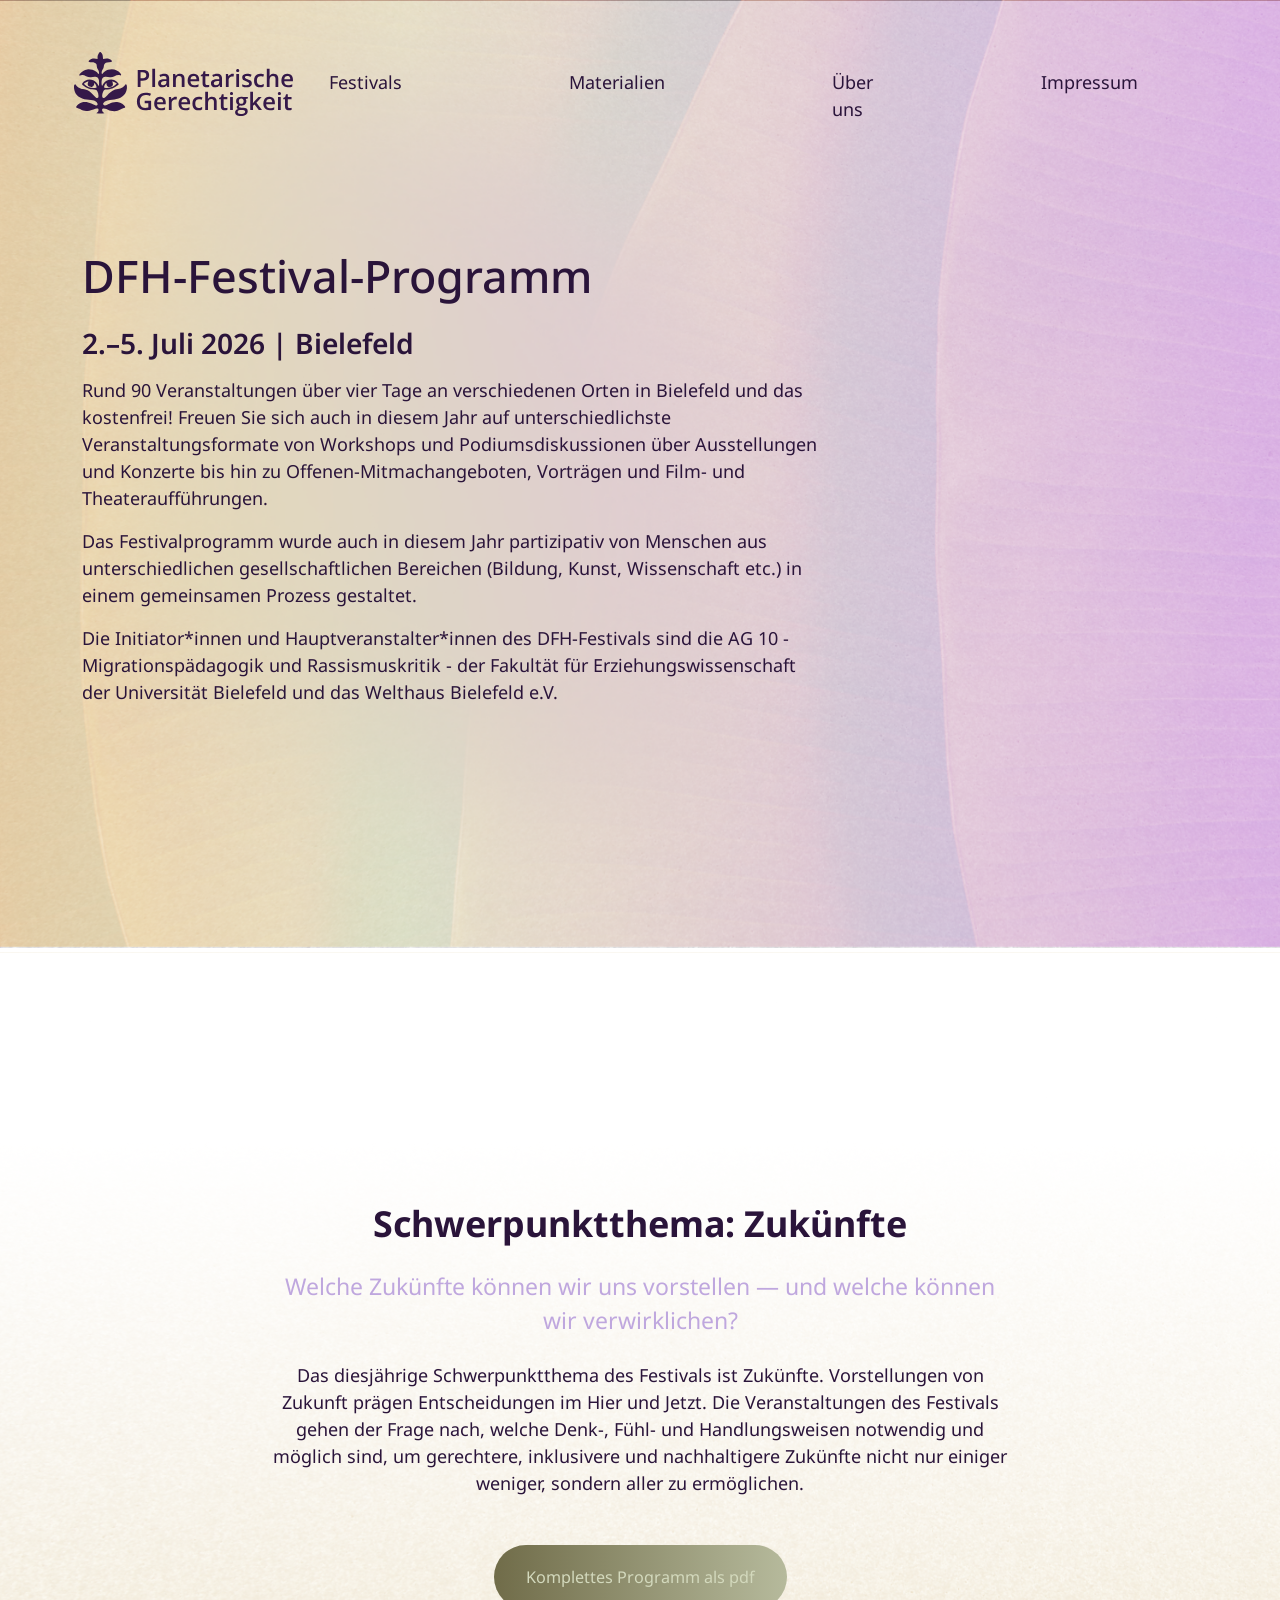
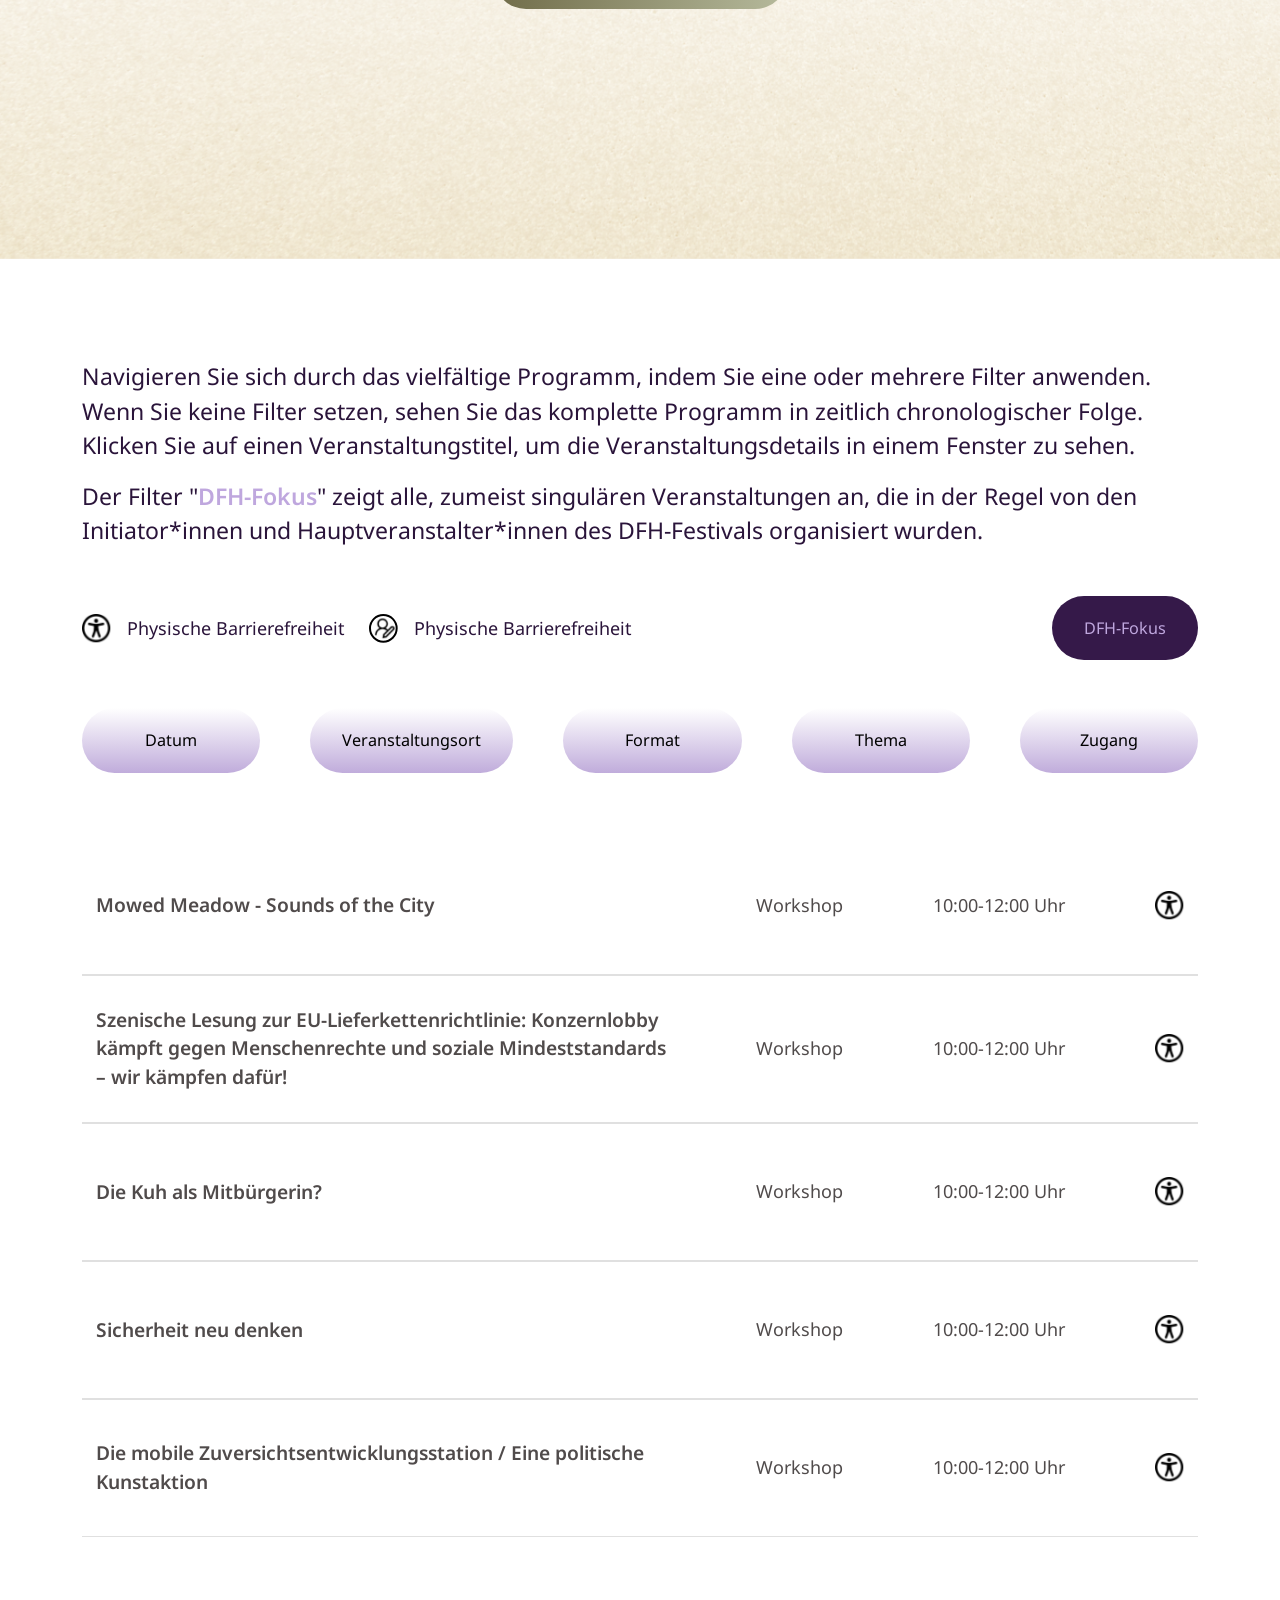
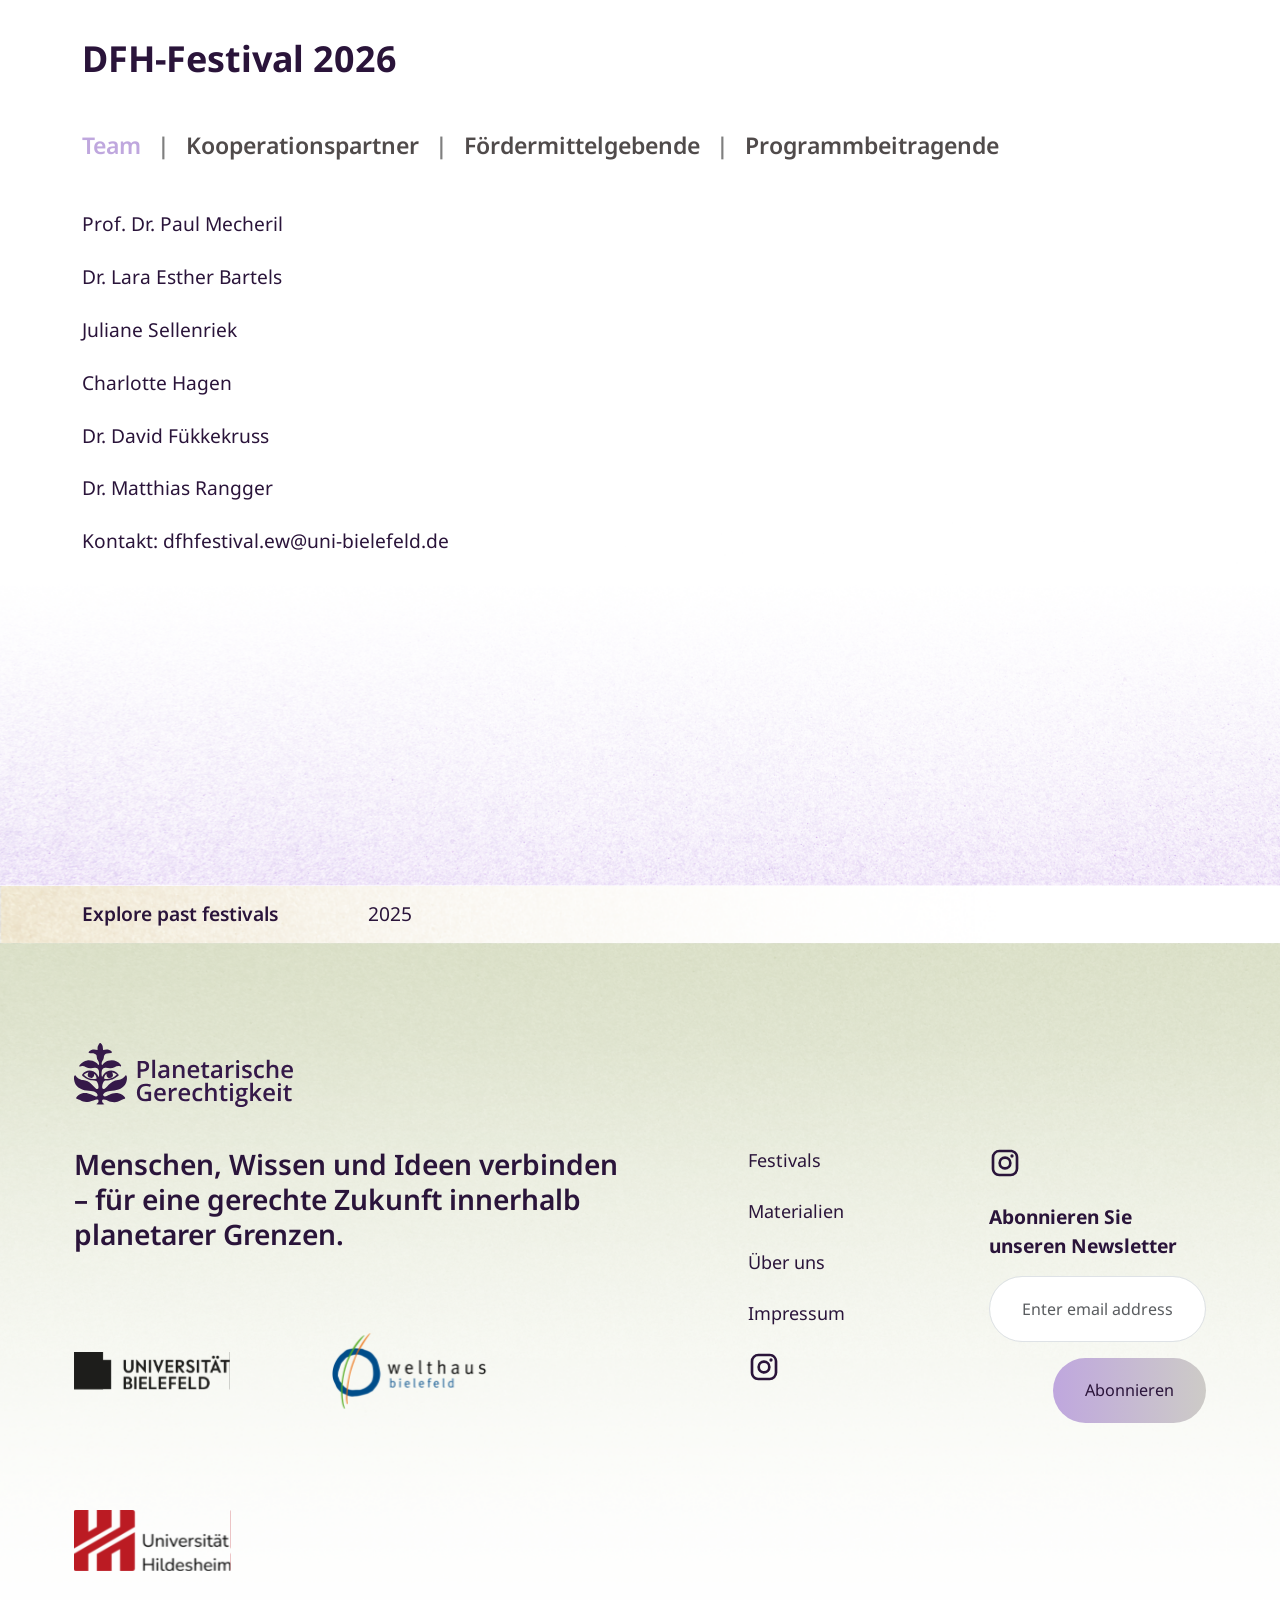
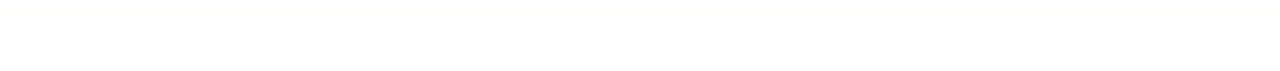
<file: festival-programme.html>
<!doctype html>
<html lang="en">

<head>
    <meta charset="utf-8">
    <meta name="viewport" content="width=device-width, initial-scale=1">
    <title>Festival 2026 programme</title>

    <link href="https://cdn.jsdelivr.net/npm/bootstrap@5.3.8/dist/css/bootstrap.min.css" rel="stylesheet"
        integrity="sha384-sRIl4kxILFvY47J16cr9ZwB07vP4J8+LH7qKQnuqkuIAvNWLzeN8tE5YBujZqJLB" crossorigin="anonymous">

    <link rel="preconnect" href="https://fonts.googleapis.com">
    <link rel="preconnect" href="https://fonts.gstatic.com" crossorigin>
    <link href="https://fonts.googleapis.com/css2?family=Noto+Sans:ital,wght@0,100..900;1,100..900&display=swap"
        rel="stylesheet">

    <link rel="stylesheet" href="./css/style.css">
</head>

<body>
    <header class="header">
        <div class="container-fluid">
            <div class="navigation d-flex align-items-center justify-content-between gap-3">
                <div class="item-left">
                    <a href="./" class="logo">
                        <img src="./images/logo.svg" alt="">
                    </a>
                </div>
                <div class="item-right">
                    <!-- Desktop nav links — hidden until scrolled -->
                    <ul class="menu list-unstyled m-0 p-0 d-none d-lg-flex" id="desktopMenu">
                        <li><a href="./festivals.html">Festivals</a></li>
                        <li><a href="javascript:void(0);">Materialien</a></li>
                        <li><a href="./about.html">Über uns</a></li>
                        <li><a href="./imprint.html">Impressum</a></li>
                    </ul>
                    <!-- Desktop menu trigger — visible only after scroll -->
                    <button class="menu-toggle bg-transparent" id="menuToggle" aria-expanded="false">
                        <span style="font-size: 1rem; font-weight: 500;">Menu</span>
                    </button>
                    <!-- Desktop slide-in panel -->
                    <nav class="desktop-menu-panel" id="desktopMenuPanel">
                        <ul class="list-unstyled m-0 p-0 d-flex flex-column gap-4">
                            <li><a href="./festivals.html">Festivals</a></li>
                            <li><a href="javascript:void(0);">Materialien</a></li>
                            <li><a href="./about.html">Über uns</a></li>
                            <li><a href="./imprint.html">Impressum</a></li>
                        </ul>
                    </nav>
                    <!-- Mobile hamburger -->
                    <div class="hamburger d-lg-none" aria-label="Open menu" aria-expanded="false">
                        <svg width="22" height="8" viewBox="0 0 22 8" fill="none" xmlns="http://www.w3.org/2000/svg">
                            <line x1="0.75" y1="0.75" x2="20.8394" y2="0.75" stroke="#706C49" stroke-width="1.5"
                                stroke-linecap="round" />
                            <line x1="0.75" y1="6.3877" x2="20.8394" y2="6.3877" stroke="#706C49" stroke-width="1.5"
                                stroke-linecap="round" />
                        </svg>
                    </div>
                    <!-- Mobile slide-down panel -->
                    <nav class="mobile-menu-panel" id="mobileMenuPanel">
                        <div class="d-flex align-items-center justify-content-between">
                            <img src="./images/mobile-logo.svg" class="mobile-menu-logo" alt="">
                            <button class="mobile-menu-close border-0 bg-transparent"
                                id="mobileMenuClose">&times;</button>
                        </div>
                        <ul class="list-unstyled m-0 p-0 d-flex flex-column gap-4 text-center">
                            <li><a href="./festival-programme.html">Festivals</a></li>
                            <li><a href="javascript:void(0);">Materialien</a></li>
                            <li><a href="javascript:void(0);">Über uns</a></li>
                            <li><a href="javascript:void(0);">Impressum</a></li>
                            <li><a href="javascript:void(0);">
                                    <svg xmlns="http://www.w3.org/2000/svg" width="32" height="32" class="mb-4"
                                        viewBox="0 0 24 24">
                                        <path fill="currentColor"
                                            d="M7.8 2h8.4C19.4 2 22 4.6 22 7.8v8.4a5.8 5.8 0 0 1-5.8 5.8H7.8C4.6 22 2 19.4 2 16.2V7.8A5.8 5.8 0 0 1 7.8 2m-.2 2A3.6 3.6 0 0 0 4 7.6v8.8C4 18.39 5.61 20 7.6 20h8.8a3.6 3.6 0 0 0 3.6-3.6V7.6C20 5.61 18.39 4 16.4 4zm9.65 1.5a1.25 1.25 0 0 1 1.25 1.25A1.25 1.25 0 0 1 17.25 8A1.25 1.25 0 0 1 16 6.75a1.25 1.25 0 0 1 1.25-1.25M12 7a5 5 0 0 1 5 5a5 5 0 0 1-5 5a5 5 0 0 1-5-5a5 5 0 0 1 5-5m0 2a3 3 0 0 0-3 3a3 3 0 0 0 3 3a3 3 0 0 0 3-3a3 3 0 0 0-3-3" />
                                    </svg>
                                </a></li>
                        </ul>
                    </nav>
                </div>
            </div>
        </div>
    </header>
    <main>
        <section class="hero spacer-y">
            <div class="container">
                <div class="row align-items-center mb-5">
                    <div class="col-lg-8">
                        <h1 class="mb-4 fw-medium">DFH-Festival-Programm</h1>
                        <p class="h3 mb-3">2.–5. Juli 2026 | Bielefeld
                        </p>
                        <p class="mb-3">Rund 90 Veranstaltungen über vier Tage an verschiedenen Orten in Bielefeld und
                            das kostenfrei! Freuen Sie sich auch in diesem Jahr auf unterschiedlichste
                            Veranstaltungsformate von Workshops und Podiumsdiskussionen über Ausstellungen und Konzerte
                            bis hin zu Offenen-Mitmachangeboten, Vorträgen und Film- und Theateraufführungen.</p>
                        <p class="mb-3">Das Festivalprogramm wurde auch in diesem Jahr partizipativ von Menschen aus
                            unterschiedlichen gesellschaftlichen Bereichen (Bildung, Kunst, Wissenschaft etc.) in einem
                            gemeinsamen Prozess gestaltet.</p>
                        <p class="mb-5">Die Initiator*innen und Hauptveranstalter*innen des DFH-Festivals sind die AG 10
                            - Migrationspädagogik und Rassismuskritik - der Fakultät für Erziehungswissenschaft der
                            Universität Bielefeld und das Welthaus Bielefeld e.V.</p>
                    </div>
                </div>
            </div>
        </section>
        <section class="programming-section spacer-y">
            <div class="container">
                <div class="row g-4 align-items-center justify-content-center text-center">
                    <div class="col-lg-8">
                        <h2 class="mb-4">Schwerpunktthema: Zukünfte</h2>
                        <p class="mb-4 text-lg text-lilac">Welche Zukünfte können wir uns vorstellen — und welche können
                            wir verwirklichen?</p>
                        <p class="mb-5">Das diesjährige Schwerpunktthema des Festivals ist Zukünfte. Vorstellungen von
                            Zukunft prägen Entscheidungen im Hier und Jetzt. Die Veranstaltungen des Festivals gehen der
                            Frage nach, welche Denk-, Fühl- und Handlungsweisen notwendig und möglich sind, um
                            gerechtere, inklusivere und nachhaltigere Zukünfte nicht nur einiger weniger, sondern aller
                            zu ermöglichen.</p>
                        <a href="" class="button button-primary">Komplettes Programm als pdf</a>
                    </div>
                </div>
            </div>
        </section>
        <section class="event-wrap spacer-y">
            <div class="container">
                <p class="mb-3 text-lg">Navigieren Sie sich durch das vielfältige Programm, indem Sie eine oder mehrere
                    Filter
                    anwenden. Wenn Sie keine Filter setzen, sehen Sie das komplette Programm in zeitlich chronologischer
                    Folge. Klicken Sie auf einen Veranstaltungstitel, um die Veranstaltungsdetails in einem Fenster zu
                    sehen.</p>
                <p class="mb-3 text-lg">Der Filter "<span class="text-lilac fw-semibold">DFH-Fokus</span>" zeigt alle,
                    zumeist
                    singulären Veranstaltungen an, die in der Regel von den Initiator*innen und Hauptveranstalter*innen
                    des DFH-Festivals organisiert wurden.</p>

                <div class="d-flex align-items-center gap-3 flex-wrap justify-content-between my-5">
                    <div class="d-flex align-items-center gap-4 flex-wrap">
                        <div class="d-flex align-items-center gap-3">
                            <img src="./images/icon-1.svg" alt="">
                            Physische Barrierefreiheit
                        </div>
                        <div class="d-flex align-items-center gap-3">
                            <img src="./images/icon-2.svg" alt="">
                            Physische Barrierefreiheit
                        </div>
                    </div>
                    <a href="" class="button button-purple">
                        DFH-Fokus
                    </a>
                </div>
                <div class="filter-wrap position-relative">
                    <div class="filter-trigger">
                        <div class="position-relative">
                            <button class="button button-purple-grad justify-content-center w-100 border-0 filter-btn"
                                data-filter="datum">
                                <span class="d-flex flex-column align-items-center">
                                    Datum
                                </span>
                            </button>
                            <p class="selected-value mb-0 text-center mt-3 text-sm fw-bold"></p>
                        </div>
                        <div>
                            <button class="button button-purple-grad justify-content-center w-100 border-0 filter-btn"
                                data-filter="ort">
                                <span class="d-flex flex-column align-items-center">
                                    Veranstaltungsort
                                </span>
                            </button>
                            <p class="selected-value mb-0 text-center mt-3 text-sm fw-bold"></p>
                        </div>
                        <div>
                            <button class="button button-purple-grad justify-content-center w-100 border-0 filter-btn"
                                data-filter="format">
                                <span class="d-flex flex-column align-items-center">
                                    Format
                                </span>
                            </button>
                            <p class="selected-value mb-0 text-center mt-3 text-sm fw-bold"></p>
                        </div>
                        <div>
                            <button class="button button-purple-grad justify-content-center w-100 border-0 filter-btn"
                                data-filter="thema">
                                <span class="d-flex flex-column align-items-center">
                                    Thema
                                </span>
                            </button>
                            <p class="selected-value mb-0 text-center mt-3 text-sm fw-bold"></p>
                        </div>
                        <div>
                            <button class="button button-purple-grad justify-content-center w-100 border-0 filter-btn"
                                data-filter="zugang">
                                <span class="d-flex flex-column align-items-center">
                                    Zugang
                                </span>
                            </button>
                            <p class="selected-value mb-0 text-center mt-3 text-sm fw-bold"></p>
                        </div>
                    </div>
                    <div class="filter-content d-none mt-4 position-relative">
                        <div class="filter-dropdown p-4 p-md-5 bg-white rounded-4 position-relative d-none"
                            id="dropdown-datum">
                            <div class="d-flex flex-wrap gap-3 filter-options" data-target="datum">
                                <span class="option-item text-purple" style="cursor: pointer;">02.07.2026</span>
                                <span class="text-black-50">|</span>
                                <span class="option-item text-purple" style="cursor: pointer;">03.07.2026</span>
                                <span class="text-black-50">|</span>
                                <span class="option-item text-purple" style="cursor: pointer;">04.07.2026</span>
                            </div>
                        </div>
                        <div class="filter-line d-none d-lg-block position-absolute"
                            style="top: -80px;width: 1px;height: 100px; background-color: #351949; transition: left 0.3s ease;z-index: -1;">
                        </div>
                        <div class="filter-dropdown p-4 p-md-5 bg-white rounded-4 position-relative d-none"
                            id="dropdown-ort">
                            <div class="d-flex flex-wrap gap-3 filter-options" data-target="ort">
                                <span class="option-item text-purple" style="cursor: pointer;">Wissenswerkstadt</span>
                                <span class="text-black-50">|</span>
                                <span class="option-item text-purple" style="cursor: pointer;">Universität</span> <span
                                    class="text-black-50">|</span>
                                <span class="option-item text-purple" style="cursor: pointer;">Welthaus Bielefeld</span>
                            </div>
                        </div>
                        <div class="filter-dropdown p-4 p-md-5 bg-white rounded-4 position-relative d-none"
                            id="dropdown-format">
                            <div class="d-flex flex-wrap gap-3 filter-options" data-target="format">
                                <span class="option-item text-purple" style="cursor: pointer;">Workshop</span> <span
                                    class="text-black-50">|</span>
                                <span class="option-item text-purple" style="cursor: pointer;">Vortrag</span> <span
                                    class="text-black-50">|</span>
                                <span class="option-item text-purple" style="cursor: pointer;">Performance</span> <span
                                    class="text-black-50">|</span>
                                <span class="option-item text-purple" style="cursor: pointer;">Theaterstück</span> <span
                                    class="text-black-50">|</span>
                                <span class="option-item text-purple" style="cursor: pointer;">Ausstellung</span> <span
                                    class="text-black-50">|</span>
                                <span class="option-item text-purple" style="cursor: pointer;">Podiumsdiskussion</span>
                                <span class="text-black-50">|</span>
                                <span class="option-item text-purple" style="cursor: pointer;">Filmvorführung</span>
                                <span class="text-black-50">|</span>
                                <span class="option-item text-purple" style="cursor: pointer;">Stadtführung</span> <span
                                    class="text-black-50">|</span>
                                <span class="option-item text-purple" style="cursor: pointer;">Lesungen</span> <span
                                    class="text-black-50">|</span>
                                <span class="option-item text-purple" style="cursor: pointer;">Konzert</span> <span
                                    class="text-black-50">|</span>
                                <span class="option-item text-purple" style="cursor: pointer;">Seminar an der
                                    Universität</span> <span class="text-black-50">|</span>
                                <span class="option-item text-purple" style="cursor: pointer;">Offenes
                                    Mitmach-Angebot</span>
                            </div>
                        </div>
                        <div class="filter-dropdown p-4 p-md-5 bg-white rounded-4 position-relative d-none"
                            id="dropdown-thema">
                            <div class="d-flex flex-wrap gap-3 filter-options" data-target="thema">
                                <span class="option-item text-purple" style="cursor: pointer;">Klimawandel</span> <span
                                    class="text-black-50">|</span>
                                <span class="option-item text-purple" style="cursor: pointer;">Demokratie</span> <span
                                    class="text-black-50">|</span>
                                <span class="option-item text-purple" style="cursor: pointer;">Rassismuskritik</span>
                            </div>
                        </div>
                        <div class="filter-dropdown p-4 p-md-5 bg-white rounded-4 position-relative d-none"
                            id="dropdown-zugang">
                            <div class="d-flex flex-wrap gap-3 filter-options" data-target="zugang">
                                <span class="option-item text-purple" style="cursor: pointer;">Kostenfrei</span> <span
                                    class="text-black-50">|</span>
                                <span class="option-item text-purple" style="cursor: pointer;">Ticket
                                    erforderlich</span> <span class="text-black-50">|</span>
                                <span class="option-item text-purple" style="cursor: pointer;">Anmeldung
                                    erforderlich</span>
                            </div>
                        </div>
                    </div>
                </div>
                <div class="event-list mt-5">
                    <div class="list-wrap" role="button" tabindex="0" aria-haspopup="dialog" aria-expanded="false">
                        <p class="text-md mb-0 fw-semibold">Mowed Meadow - Sounds of the City</p>
                        <p class="mb-0">Workshop</p>
                        <p class="mb-0">10:00-12:00 Uhr</p>
                        <p class="mb-0"><img src="./images/icon-1.svg" alt=""></p>
                    </div>
                    <div class="event-modal-template d-none" aria-hidden="true">
                        <h3 class="mb-4 h3">Mowed Meadow - Sounds of the City</h3>
                        <div class="row gx-5 align-items-start">
                            <div class="col-lg-6 custom-scrollbar event-modal-copy">
                                <div class="text-sm fw-semibold mb-4 event-meta d-flex flex-column gap-2">
                                    <div class="text-green"><span class="text-purple fw-bold">Veranstalter*in</span> |
                                        Bildungsstätte Einschlingen</div>
                                    <div class="text-green"><span
                                            class="text-purple fw-bold">Referent*innen/Künstler*innen</span> |
                                        Demokratie-Fitness Coach</div>
                                    <div class="text-green"><span class="text-purple fw-bold">Format</span> | Workshop,
                                        für Grundschulkinder geeignet, für Jugendliche geeignet</div>
                                    <div class="text-green"><span class="text-purple fw-bold">Datum</span> | 02.07.2026
                                    </div>
                                    <div class="text-green"><span class="text-purple fw-bold">Uhrzeit</span> | 15:00 -
                                        17:30</div>
                                    <div class="text-green"><span class="text-purple fw-bold">Veranstaltungsort</span> |
                                        Bildungsstätte Einschlingen</div>
                                    <div class="text-green"><span class="text-purple fw-bold">Adresse</span> |
                                        Schlingenstraße 65 33649 Bielefeld</div>
                                    <div class="text-green"><span class="text-purple fw-bold">Physische
                                            Barrierefreiheit</span> | Ja</div>
                                    <div class="text-green"><span class="text-purple fw-bold">Anmeldung nötig</span> |
                                        Ja</div>
                                    <div class="text-green"><span class="text-purple fw-bold">Anmeldung bis wann</span>
                                        | 2.7.2026</div>
                                    <div class="text-green"><span class="text-purple fw-bold">Anmeldung unter</span> |
                                        xxx@xxx-de</div>
                                    <div class="text-green"><span class="text-purple fw-bold">Thema</span> | Demokratie
                                    </div>
                                </div>
                                <p class="text-sm">Rund 90 Veranstaltungen über vier Tage an verschiedenen Orten in
                                    Bielefeld und das kostenfrei! Freuen Sie sich auch in diesem Jahr auf
                                    unterschiedlichste Veranstaltungsformate von Workshops und Podiumsdiskussionen über
                                    Ausstellungen und Konzerte bis hin zu Offenen-Mitmachangeboten, Vorträgen und Film-
                                    und Theateraufführungen. Das Festivalprogramm wurde auch in diesem Jahr partizipativ
                                    von Menschen aus unterschiedlichen gesellschaftlichen Bereichen (Bildung, Kunst,
                                    Wissenschaft etc.) in einem gemeinsamen Prozess gestaltet.</p>
                            </div>
                            <div
                                class="col-lg-5 d-flex align-items-center justify-content-center justify-content-lg-end">
                                <img src="./images/modal-image.png" alt="Event visual" class="event-modal-image">
                            </div>
                        </div>
                    </div>

                    <div class="list-wrap" role="button" tabindex="0" aria-haspopup="dialog" aria-expanded="false">
                        <p class="text-md mb-0 fw-semibold">Szenische Lesung zur EU-Lieferkettenrichtlinie: Konzernlobby
                            kämpft gegen Menschenrechte und soziale Mindeststandards – wir kämpfen dafür!</p>
                        <p class="mb-0">Workshop</p>
                        <p class="mb-0">10:00-12:00 Uhr</p>
                        <p class="mb-0"><img src="./images/icon-1.svg" alt=""></p>
                    </div>
                    <div class="event-modal-template d-none" aria-hidden="true">
                        <h3 class="mb-4 h3">Szenische Lesung zur EU-Lieferkettenrichtlinie</h3>
                        <div class="row gx-5 align-items-start">
                            <div class="col-lg-6 custom-scrollbar event-modal-copy">
                                <div class="text-sm fw-semibold mb-4 event-meta d-flex flex-column gap-2">
                                    <div class="text-green"><span class="text-purple fw-bold">Veranstalter*in</span> |
                                        Bildungsstätte Einschlingen</div>
                                    <div class="text-green"><span
                                            class="text-purple fw-bold">Referent*innen/Künstler*innen</span> |
                                        Demokratie-Fitness Coach</div>
                                    <div class="text-green"><span class="text-purple fw-bold">Format</span> | Workshop,
                                        für Grundschulkinder geeignet, für Jugendliche geeignet</div>
                                    <div class="text-green"><span class="text-purple fw-bold">Datum</span> | 02.07.2026
                                    </div>
                                    <div class="text-green"><span class="text-purple fw-bold">Uhrzeit</span> | 15:00 -
                                        17:30</div>
                                    <div class="text-green"><span class="text-purple fw-bold">Veranstaltungsort</span> |
                                        Bildungsstätte Einschlingen</div>
                                    <div class="text-green"><span class="text-purple fw-bold">Adresse</span> |
                                        Schlingenstraße 65 33649 Bielefeld</div>
                                    <div class="text-green"><span class="text-purple fw-bold">Physische
                                            Barrierefreiheit</span> | Ja</div>
                                    <div class="text-green"><span class="text-purple fw-bold">Anmeldung nötig</span> |
                                        Ja</div>
                                    <div class="text-green"><span class="text-purple fw-bold">Anmeldung bis wann</span>
                                        | 2.7.2026</div>
                                    <div class="text-green"><span class="text-purple fw-bold">Anmeldung unter</span> |
                                        xxx@xxx-de</div>
                                    <div class="text-green"><span class="text-purple fw-bold">Thema</span> | Demokratie
                                    </div>
                                </div>
                                <p class="text-sm">Rund 90 Veranstaltungen über vier Tage an verschiedenen Orten in
                                    Bielefeld und das kostenfrei! Freuen Sie sich auch in diesem Jahr auf
                                    unterschiedlichste Veranstaltungsformate von Workshops und Podiumsdiskussionen über
                                    Ausstellungen und Konzerte bis hin zu Offenen-Mitmachangeboten, Vorträgen und Film-
                                    und Theateraufführungen. Das Festivalprogramm wurde auch in diesem Jahr partizipativ
                                    von Menschen aus unterschiedlichen gesellschaftlichen Bereichen (Bildung, Kunst,
                                    Wissenschaft etc.) in einem gemeinsamen Prozess gestaltet.</p>
                            </div>
                            <div
                                class="col-lg-5 d-flex align-items-center justify-content-center justify-content-lg-end">
                                <img src="./images/modal-image.png" alt="Event visual" class="event-modal-image">
                            </div>
                        </div>
                    </div>

                    <div class="list-wrap" role="button" tabindex="0" aria-haspopup="dialog" aria-expanded="false">
                        <p class="text-md mb-0 fw-semibold">Die Kuh als Mitbürgerin?</p>
                        <p class="mb-0">Workshop</p>
                        <p class="mb-0">10:00-12:00 Uhr</p>
                        <p class="mb-0"><img src="./images/icon-1.svg" alt=""></p>
                    </div>
                    <div class="event-modal-template d-none" aria-hidden="true">
                        <h3 class="mb-4 h3">Demokratisches Verhalten und Handeln stärken durch Training einzelner
                            "Demokratie- Muskel"</h3>
                        <div class="row gx-5 align-items-start">
                            <div class="col-lg-6 custom-scrollbar event-modal-copy">
                                <div class="text-sm fw-semibold mb-4 event-meta d-flex flex-column gap-2">
                                    <div class="text-green"><span class="text-purple fw-bold">Veranstalter*in</span> |
                                        Bildungsstätte Einschlingen</div>
                                    <div class="text-green"><span
                                            class="text-purple fw-bold">Referent*innen/Künstler*innen</span> |
                                        Demokratie-Fitness Coach</div>
                                    <div class="text-green"><span class="text-purple fw-bold">Format</span> | Workshop,
                                        für Grundschulkinder geeignet, für Jugendliche geeignet</div>
                                    <div class="text-green"><span class="text-purple fw-bold">Datum</span> | 02.07.2026
                                    </div>
                                    <div class="text-green"><span class="text-purple fw-bold">Uhrzeit</span> | 15:00 -
                                        17:30</div>
                                    <div class="text-green"><span class="text-purple fw-bold">Veranstaltungsort</span> |
                                        Bildungsstätte Einschlingen</div>
                                    <div class="text-green"><span class="text-purple fw-bold">Adresse</span> |
                                        Schlingenstraße 65 33649 Bielefeld</div>
                                    <div class="text-green"><span class="text-purple fw-bold">Physische
                                            Barrierefreiheit</span> | Ja</div>
                                    <div class="text-green"><span class="text-purple fw-bold">Anmeldung nötig</span> |
                                        Ja</div>
                                    <div class="text-green"><span class="text-purple fw-bold">Anmeldung bis wann</span>
                                        | 2.7.2026</div>
                                    <div class="text-green"><span class="text-purple fw-bold">Anmeldung unter</span> |
                                        xxx@xxx-de</div>
                                    <div class="text-green"><span class="text-purple fw-bold">Thema</span> | Demokratie
                                    </div>
                                </div>
                                <p class="text-sm">Rund 90 Veranstaltungen über vier Tage an verschiedenen Orten in
                                    Bielefeld und das kostenfrei! Freuen Sie sich auch in diesem Jahr auf
                                    unterschiedlichste Veranstaltungsformate von Workshops und Podiumsdiskussionen über
                                    Ausstellungen und Konzerte bis hin zu Offenen-Mitmachangeboten, Vorträgen und Film-
                                    und Theateraufführungen. Das Festivalprogramm wurde auch in diesem Jahr partizipativ
                                    von Menschen aus unterschiedlichen gesellschaftlichen Bereichen (Bildung, Kunst,
                                    Wissenschaft etc.) in einem gemeinsamen Prozess gestaltet.</p>
                            </div>
                            <div
                                class="col-lg-5 d-flex align-items-center justify-content-center justify-content-lg-end">
                                <img src="./images/modal-image.png" alt="Event visual" class="event-modal-image">
                            </div>
                        </div>
                    </div>

                    <div class="list-wrap" role="button" tabindex="0" aria-haspopup="dialog" aria-expanded="false">
                        <p class="text-md mb-0 fw-semibold">Sicherheit neu denken</p>
                        <p class="mb-0">Workshop</p>
                        <p class="mb-0">10:00-12:00 Uhr</p>
                        <p class="mb-0"><img src="./images/icon-1.svg" alt=""></p>
                    </div>
                    <div class="event-modal-template d-none" aria-hidden="true">
                        <h3 class="mb-4 h3">Sicherheit neu denken</h3>
                        <div class="row gx-5 align-items-start">
                            <div class="col-lg-6 custom-scrollbar event-modal-copy">
                                <div class="text-sm fw-semibold mb-4 event-meta d-flex flex-column gap-2">
                                    <div class="text-green"><span class="text-purple fw-bold">Veranstalter*in</span> |
                                        Bildungsstätte Einschlingen</div>
                                    <div class="text-green"><span
                                            class="text-purple fw-bold">Referent*innen/Künstler*innen</span> |
                                        Demokratie-Fitness Coach</div>
                                    <div class="text-green"><span class="text-purple fw-bold">Format</span> | Workshop,
                                        für Grundschulkinder geeignet, für Jugendliche geeignet</div>
                                    <div class="text-green"><span class="text-purple fw-bold">Datum</span> | 02.07.2026
                                    </div>
                                    <div class="text-green"><span class="text-purple fw-bold">Uhrzeit</span> | 15:00 -
                                        17:30</div>
                                    <div class="text-green"><span class="text-purple fw-bold">Veranstaltungsort</span> |
                                        Bildungsstätte Einschlingen</div>
                                    <div class="text-green"><span class="text-purple fw-bold">Adresse</span> |
                                        Schlingenstraße 65 33649 Bielefeld</div>
                                    <div class="text-green"><span class="text-purple fw-bold">Physische
                                            Barrierefreiheit</span> | Ja</div>
                                    <div class="text-green"><span class="text-purple fw-bold">Anmeldung nötig</span> |
                                        Ja</div>
                                    <div class="text-green"><span class="text-purple fw-bold">Anmeldung bis wann</span>
                                        | 2.7.2026</div>
                                    <div class="text-green"><span class="text-purple fw-bold">Anmeldung unter</span> |
                                        xxx@xxx-de</div>
                                    <div class="text-green"><span class="text-purple fw-bold">Thema</span> | Demokratie
                                    </div>
                                </div>
                                <p class="text-sm">Rund 90 Veranstaltungen über vier Tage an verschiedenen Orten in
                                    Bielefeld und das kostenfrei! Freuen Sie sich auch in diesem Jahr auf
                                    unterschiedlichste Veranstaltungsformate von Workshops und Podiumsdiskussionen über
                                    Ausstellungen und Konzerte bis hin zu Offenen-Mitmachangeboten, Vorträgen und Film-
                                    und Theateraufführungen. Das Festivalprogramm wurde auch in diesem Jahr partizipativ
                                    von Menschen aus unterschiedlichen gesellschaftlichen Bereichen (Bildung, Kunst,
                                    Wissenschaft etc.) in einem gemeinsamen Prozess gestaltet.</p>
                            </div>
                            <div
                                class="col-lg-5 d-flex align-items-center justify-content-center justify-content-lg-end">
                                <img src="./images/modal-image.png" alt="Event visual" class="event-modal-image">
                            </div>
                        </div>
                    </div>

                    <div class="list-wrap" role="button" tabindex="0" aria-haspopup="dialog" aria-expanded="false">
                        <p class="text-md mb-0 fw-semibold">Die mobile Zuversichtsentwicklungsstation / Eine politische
                            Kunstaktion</p>
                        <p class="mb-0">Workshop</p>
                        <p class="mb-0">10:00-12:00 Uhr</p>
                        <p class="mb-0"><img src="./images/icon-1.svg" alt=""></p>
                    </div>
                    <div class="event-modal-template d-none" aria-hidden="true">
                        <h3 class="mb-4 h3">Die mobile Zuversichtsentwicklungsstation</h3>
                        <div class="row gx-5 align-items-start">
                            <div class="col-lg-6 custom-scrollbar event-modal-copy">
                                <div class="text-sm fw-semibold mb-4 event-meta d-flex flex-column gap-2">
                                    <div class="text-green"><span class="text-purple fw-bold">Veranstalter*in</span> |
                                        Bildungsstätte Einschlingen</div>
                                    <div class="text-green"><span
                                            class="text-purple fw-bold">Referent*innen/Künstler*innen</span> |
                                        Demokratie-Fitness Coach</div>
                                    <div class="text-green"><span class="text-purple fw-bold">Format</span> | Workshop,
                                        für Grundschulkinder geeignet, für Jugendliche geeignet</div>
                                    <div class="text-green"><span class="text-purple fw-bold">Datum</span> | 02.07.2026
                                    </div>
                                    <div class="text-green"><span class="text-purple fw-bold">Uhrzeit</span> | 15:00 -
                                        17:30</div>
                                    <div class="text-green"><span class="text-purple fw-bold">Veranstaltungsort</span> |
                                        Bildungsstätte Einschlingen</div>
                                    <div class="text-green"><span class="text-purple fw-bold">Adresse</span> |
                                        Schlingenstraße 65 33649 Bielefeld</div>
                                    <div class="text-green"><span class="text-purple fw-bold">Physische
                                            Barrierefreiheit</span> | Ja</div>
                                    <div class="text-green"><span class="text-purple fw-bold">Anmeldung nötig</span> |
                                        Ja</div>
                                    <div class="text-green"><span class="text-purple fw-bold">Anmeldung bis wann</span>
                                        | 2.7.2026</div>
                                    <div class="text-green"><span class="text-purple fw-bold">Anmeldung unter</span> |
                                        xxx@xxx-de</div>
                                    <div class="text-green"><span class="text-purple fw-bold">Thema</span> | Demokratie
                                    </div>
                                </div>
                                <p class="text-sm">Rund 90 Veranstaltungen über vier Tage an verschiedenen Orten in
                                    Bielefeld und das kostenfrei! Freuen Sie sich auch in diesem Jahr auf
                                    unterschiedlichste Veranstaltungsformate von Workshops und Podiumsdiskussionen über
                                    Ausstellungen und Konzerte bis hin zu Offenen-Mitmachangeboten, Vorträgen und Film-
                                    und Theateraufführungen. Das Festivalprogramm wurde auch in diesem Jahr partizipativ
                                    von Menschen aus unterschiedlichen gesellschaftlichen Bereichen (Bildung, Kunst,
                                    Wissenschaft etc.) in einem gemeinsamen Prozess gestaltet.</p>
                            </div>
                            <div
                                class="col-lg-5 d-flex align-items-center justify-content-center justify-content-lg-end">
                                <img src="./images/modal-image.png" alt="Event visual" class="event-modal-image">
                            </div>
                        </div>
                    </div>
                </div>

            </div>
        </section>
        <section class="info-section spacer-y pt-0">
            <div class="container">
                <h2 class="mb-5">DFH-Festival 2026</h2>
                <div class="tabs-wrapper mb-5">
                    <div class="d-flex flex-wrap align-items-center gap-3 text-lg fw-semibold mb-5">
                        <span class="tab-btn text-lilac active" style="cursor: pointer;" data-tab="team">Team</span>
                        <span class="text-black-50">|</span>
                        <span class="tab-btn" style="cursor: pointer; color: #504B4B;"
                            data-tab="kooperation">Kooperationspartner</span>
                        <span class="text-black-50">|</span>
                        <span class="tab-btn" style="cursor: pointer; color: #504B4B;"
                            data-tab="foerder">Fördermittelgebende</span>
                        <span class="text-black-50">|</span>
                        <span class="tab-btn" style="cursor: pointer; color: #504B4B;"
                            data-tab="programm">Programmbeitragende</span>
                    </div>

                    <div class="tab-content" id="tab-team">
                        <ul class="list-unstyled p-0 d-flex flex-column text-md gap-4 mb-large">
                            <li>Prof. Dr. Paul Mecheril</li>
                            <li>Dr. Lara Esther Bartels</li>
                            <li>Juliane Sellenriek</li>
                            <li>Charlotte Hagen</li>
                            <li>Dr. David Fükkekruss</li>
                            <li>Dr. Matthias Rangger</li>
                            <li>Kontakt: dfhfestival.ew@uni-bielefeld.de</li>
                        </ul>
                    </div>
                    <div class="tab-content d-none" id="tab-kooperation">
                        <div class="logo-grid mt-5">
                            <img src="./images/bethel.svg" alt="">
                            <img src="./images/gemeinwohl.svg" alt="">
                            <img src="./images/einschlingen.svg" alt="">
                            <img src="./images/bethel.svg" alt="">
                            <img src="./images/gemeinwohl.svg" alt="">
                            <img src="./images/einschlingen.svg" alt="">
                            <img src="./images/bethel.svg" alt="">
                            <img src="./images/gemeinwohl.svg" alt="">
                            <img src="./images/einschlingen.svg" alt="">
                        </div>
                        <div class="text-end mt-5">
                            <svg width="77" height="15" viewBox="0 0 77 15" fill="none"
                                xmlns="http://www.w3.org/2000/svg">
                                <path
                                    d="M76.6016 8.07039C76.9922 7.67986 76.9922 7.0467 76.6016 6.65617L70.2377 0.292213C69.8472 -0.0983109 69.214 -0.0983109 68.8235 0.292213C68.4329 0.682738 68.4329 1.3159 68.8235 1.70643L74.4803 7.36328L68.8235 13.0201C68.4329 13.4107 68.4329 14.0438 68.8235 14.4343C69.214 14.8249 69.8472 14.8249 70.2377 14.4343L76.6016 8.07039ZM0 7.36328V8.36328H75.8945V7.36328V6.36328H0V7.36328Z"
                                    fill="#351949" />
                            </svg>

                        </div>
                    </div>
                    <div class="tab-content d-none" id="tab-foerder">
                        <p class="text-md">Inhalte für Fördermittelgebende folgen...</p>
                    </div>
                    <div class="tab-content d-none" id="tab-programm">
                        <p class="text-md">Inhalte für Programmbeitragende folgen...</p>
                    </div>

                </div>

            </div>
        </section>
        <section class="past-event text-md">
            <div class="container">
                <a href="#" class="fw-semibold d-inline-block">Explore past festivals</a>
                <span class="d-inline-block">2025</span>
            </div>
        </section>
    </main>
    <footer class="footer">
        <div class="container-fluid">
            <img src="./images/logo.svg" class="mb-4" alt="">
            <div class="row g-4 justify-content-between">
                <div class="col-lg-6">
                    <p class="h3 mb-large">Menschen, Wissen und Ideen verbinden – für eine gerechte Zukunft innerhalb
                        planetarer Grenzen.</p>
                    <div class="footer-icons d-none d-md-flex align-items-center flex-wrap">
                        <img src="./images/universitat.svg" alt="">
                        <img src="./images/welthaus.svg" alt="">
                        <img src="./images/hildesheim.svg" alt="">
                    </div>
                </div>
                <div class="col-lg-5">
                    <div class="row g-4">
                        <div class="col-6 d-md-none d-block">
                            <div class="footer-icons d-flex align-items-start flex-column flex-wrap">
                                <img src="./images/universitat.svg" alt="">
                                <img src="./images/welthaus.svg" alt="">
                                <img src="./images/hildesheim.svg" alt="">
                            </div>
                        </div>
                        <div class="col-lg-6 col-6">
                            <ul class="list-unstyled d-flex flex-column gap-4 m-0 p-0">
                                <li><a href="./festivals.html">Festivals</a></li>
                                <li><a href="javascript:void(0);">Materialien</a></li>
                                <li><a href="./about.html">Über uns</a></li>
                                <li><a href="./imprint.html">Impressum</a></li>
                                <li><a href="">
                                        <svg xmlns="http://www.w3.org/2000/svg" width="32" height="32" class="mb-4"
                                            viewBox="0 0 24 24">
                                            <path fill="currentColor"
                                                d="M7.8 2h8.4C19.4 2 22 4.6 22 7.8v8.4a5.8 5.8 0 0 1-5.8 5.8H7.8C4.6 22 2 19.4 2 16.2V7.8A5.8 5.8 0 0 1 7.8 2m-.2 2A3.6 3.6 0 0 0 4 7.6v8.8C4 18.39 5.61 20 7.6 20h8.8a3.6 3.6 0 0 0 3.6-3.6V7.6C20 5.61 18.39 4 16.4 4zm9.65 1.5a1.25 1.25 0 0 1 1.25 1.25A1.25 1.25 0 0 1 17.25 8A1.25 1.25 0 0 1 16 6.75a1.25 1.25 0 0 1 1.25-1.25M12 7a5 5 0 0 1 5 5a5 5 0 0 1-5 5a5 5 0 0 1-5-5a5 5 0 0 1 5-5m0 2a3 3 0 0 0-3 3a3 3 0 0 0 3 3a3 3 0 0 0 3-3a3 3 0 0 0-3-3" />
                                        </svg>
                                    </a></li>
                            </ul>
                        </div>
                        <div class="col-lg-6">
                            <svg xmlns="http://www.w3.org/2000/svg" width="32" height="32" class="mb-4"
                                viewBox="0 0 24 24">
                                <path fill="currentColor"
                                    d="M7.8 2h8.4C19.4 2 22 4.6 22 7.8v8.4a5.8 5.8 0 0 1-5.8 5.8H7.8C4.6 22 2 19.4 2 16.2V7.8A5.8 5.8 0 0 1 7.8 2m-.2 2A3.6 3.6 0 0 0 4 7.6v8.8C4 18.39 5.61 20 7.6 20h8.8a3.6 3.6 0 0 0 3.6-3.6V7.6C20 5.61 18.39 4 16.4 4zm9.65 1.5a1.25 1.25 0 0 1 1.25 1.25A1.25 1.25 0 0 1 17.25 8A1.25 1.25 0 0 1 16 6.75a1.25 1.25 0 0 1 1.25-1.25M12 7a5 5 0 0 1 5 5a5 5 0 0 1-5 5a5 5 0 0 1-5-5a5 5 0 0 1 5-5m0 2a3 3 0 0 0-3 3a3 3 0 0 0 3 3a3 3 0 0 0 3-3a3 3 0 0 0-3-3" />
                            </svg>
                            <p class="text-md mb-3 fw-bold">Abonnieren Sie unseren Newsletter</p>
                            <form action="" class="d-flex flex-column gap-3 align-items-end">
                                <input type="text" class="form-control theme-control"
                                    placeholder="Enter email address...">
                                <button class="button button-secondary border-0">Abonnieren</button>
                            </form>
                        </div>
                    </div>
                </div>
            </div>
        </div>
    </footer>

    <div class="event-modal" id="event-modal" role="dialog" aria-modal="true" aria-label="Event details"
        aria-hidden="true">
        <div class="container d-flex align-items-start align-items-xl-center justify-content-center">
            <div class="event-modal-panel modal-bg position-relative rounded-4">
                <button type="button" class="event-modal-close" aria-label="Close event details">x</button>
                <div class="event-modal-content" data-event-modal-content></div>
            </div>
        </div>
    </div>

    <script src="https://cdn.jsdelivr.net/npm/bootstrap@5.3.8/dist/js/bootstrap.bundle.min.js"
        integrity="sha384-FKyoEForCGlyvwx9Hj09JcYn3nv7wiPVlz7YYwJrWVcXK/BmnVDxM+D2scQbITxI"
        crossorigin="anonymous"></script>

    <script src="./js/script.js"></script>
</body>

</html>
</file>
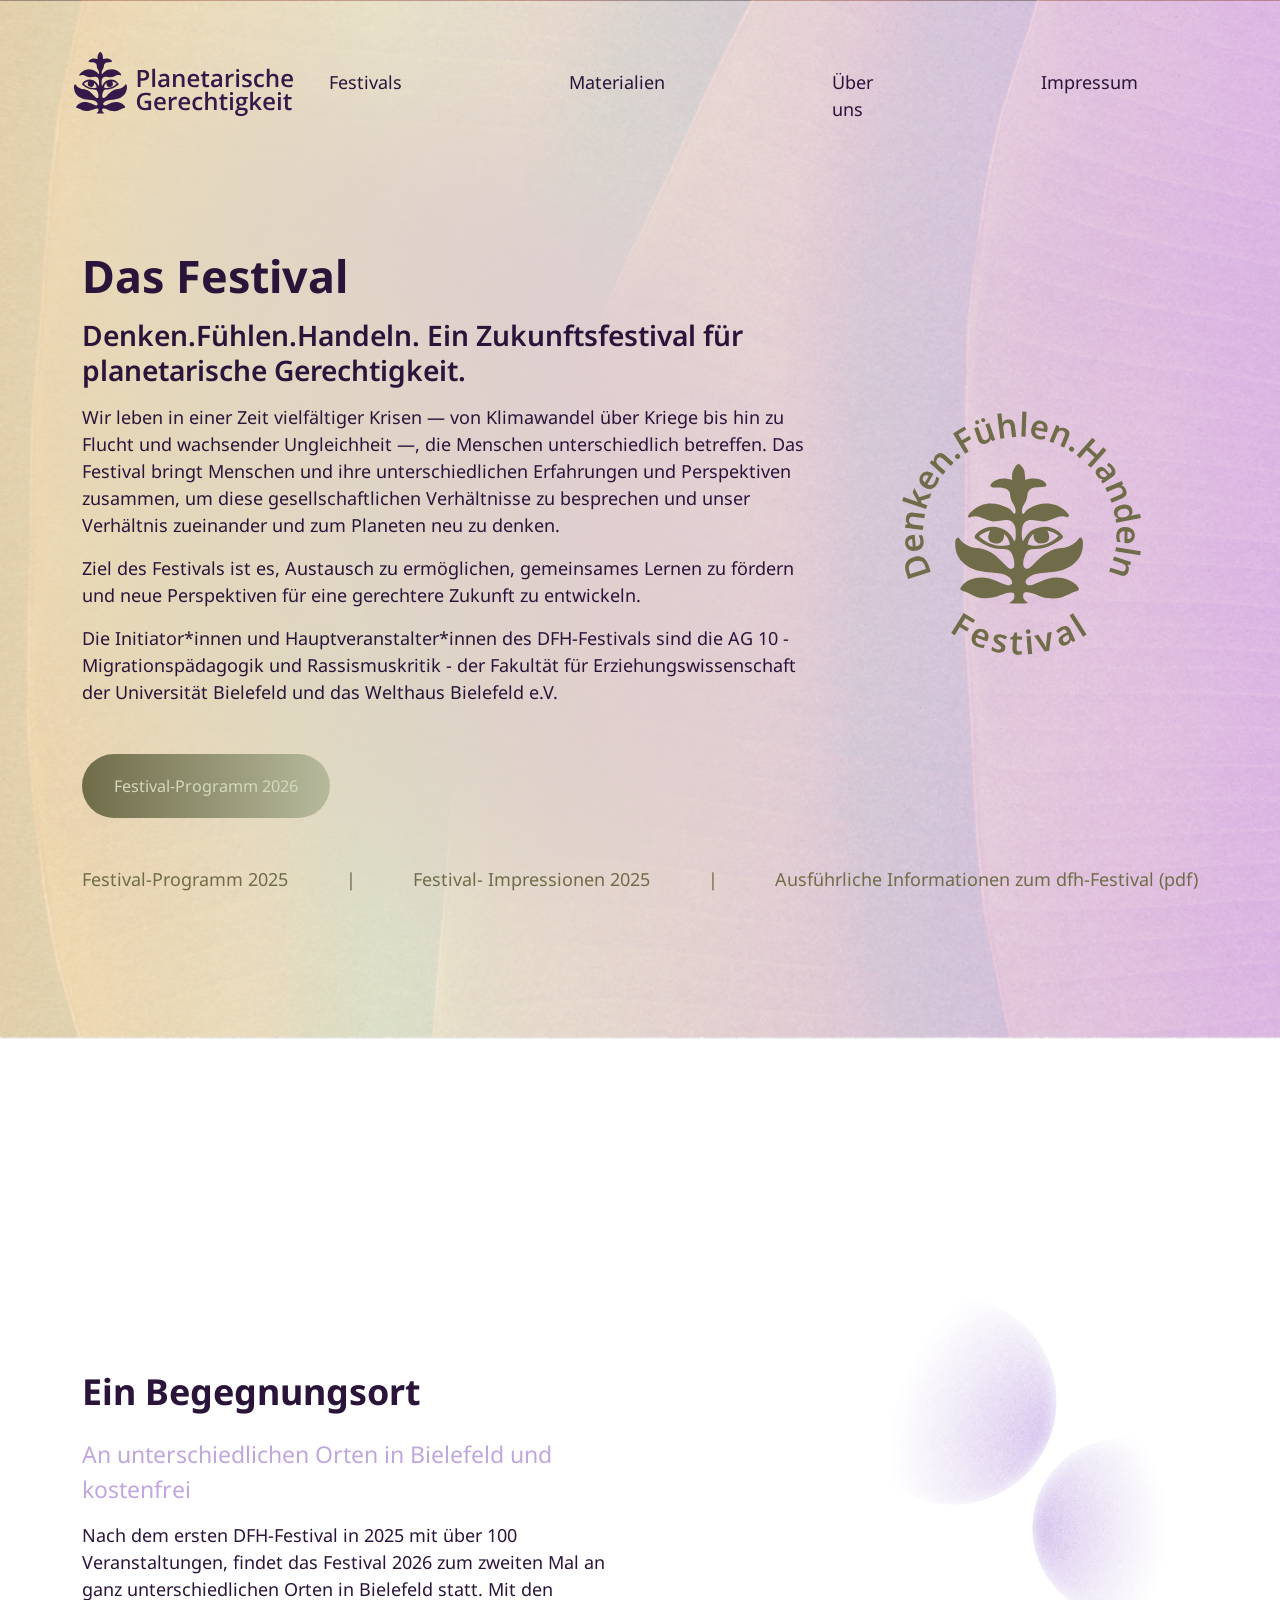
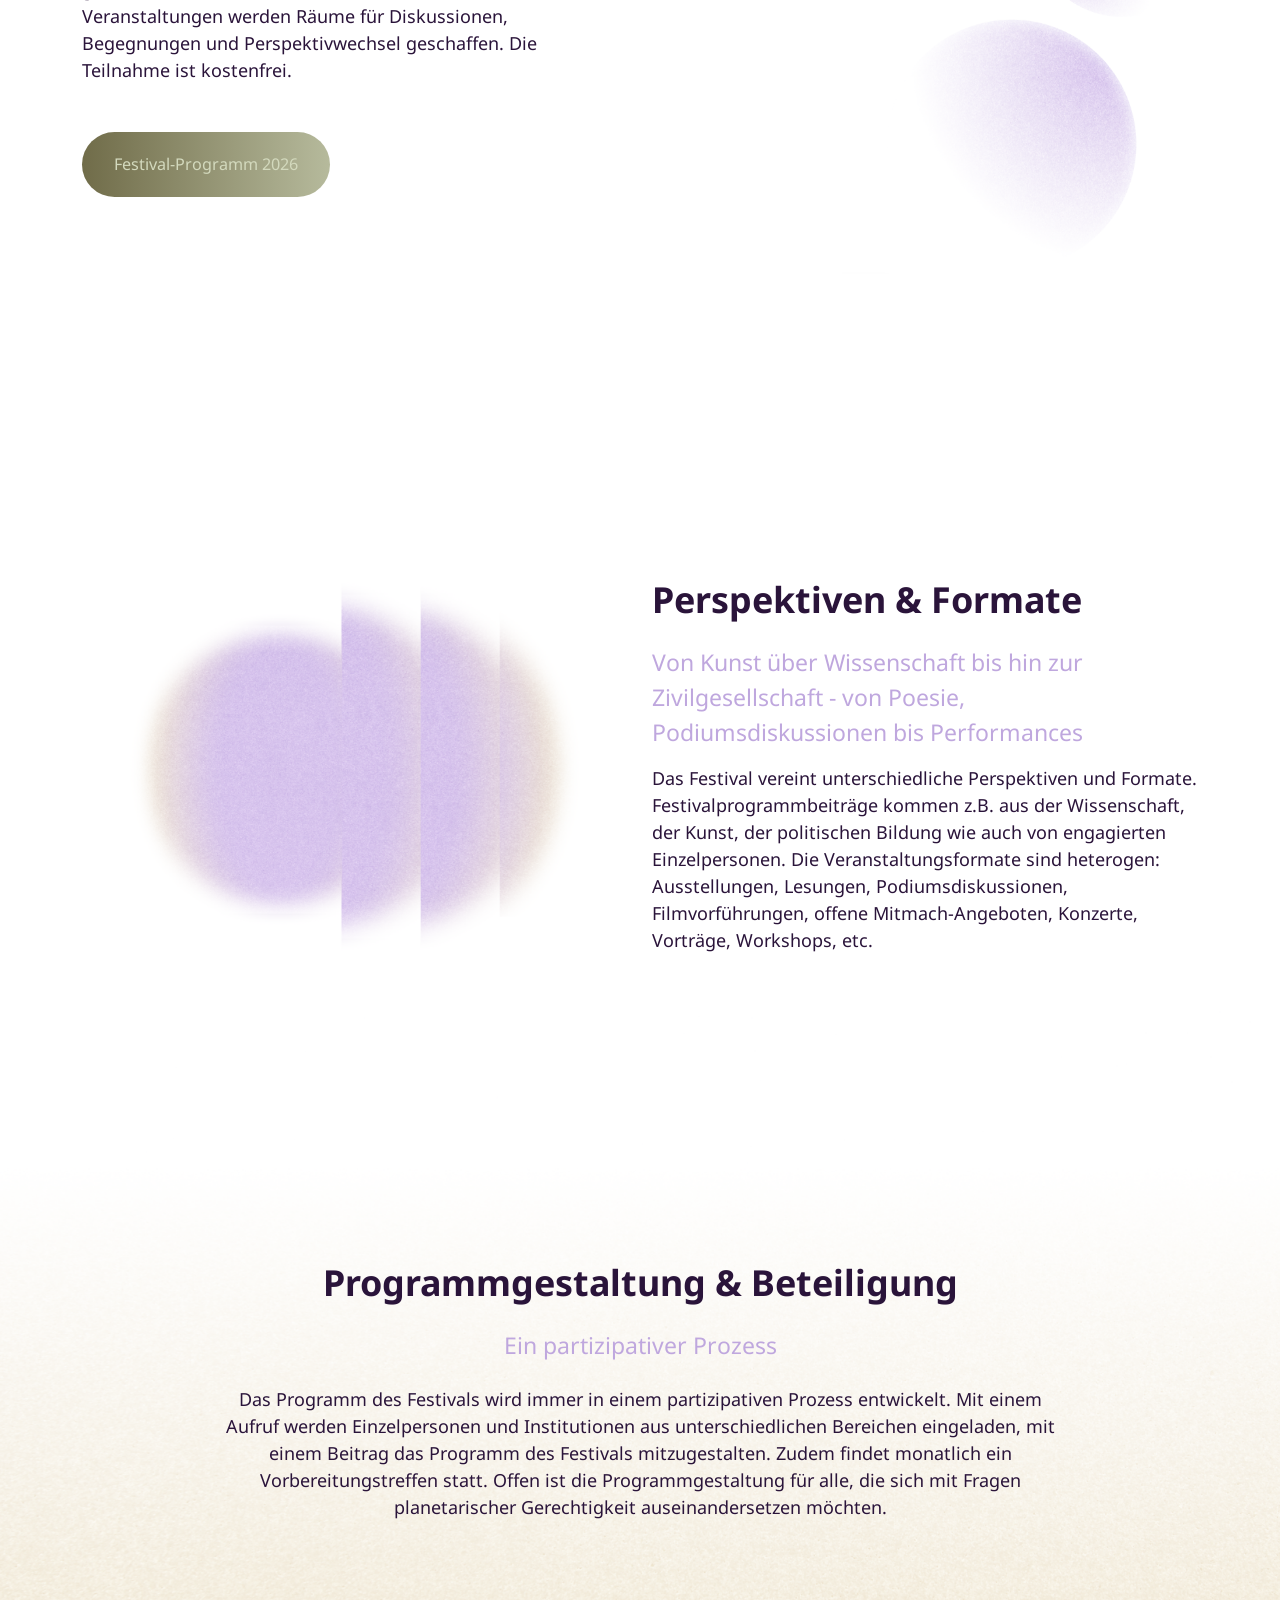
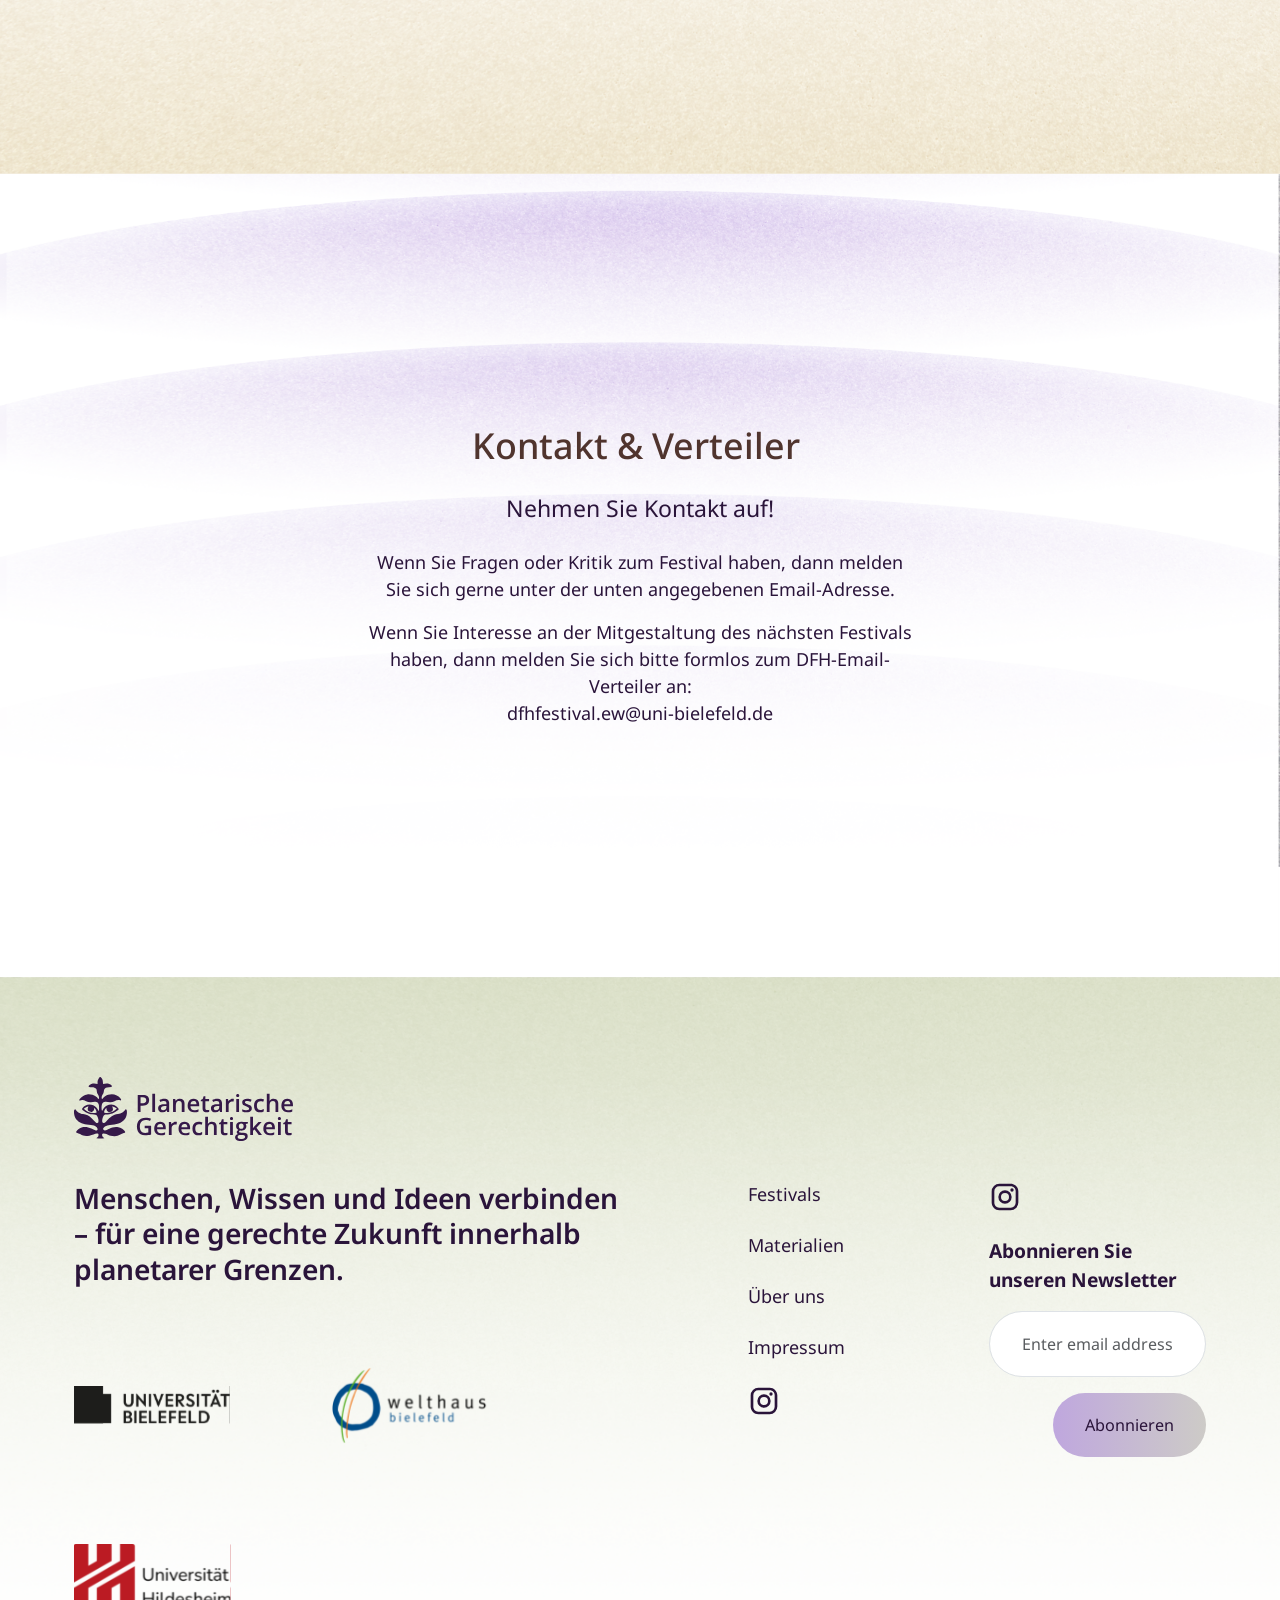
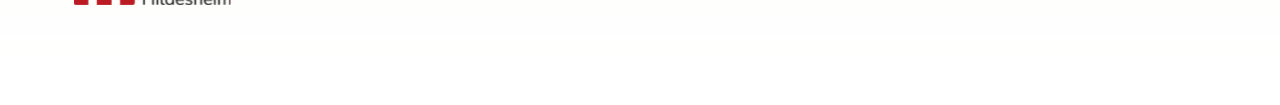
<file: festivals.html>
<!doctype html>
<html lang="en">

<head>
    <meta charset="utf-8">
    <meta name="viewport" content="width=device-width, initial-scale=1">
    <title>Das Festival</title>

    <link href="https://cdn.jsdelivr.net/npm/bootstrap@5.3.8/dist/css/bootstrap.min.css" rel="stylesheet"
        integrity="sha384-sRIl4kxILFvY47J16cr9ZwB07vP4J8+LH7qKQnuqkuIAvNWLzeN8tE5YBujZqJLB" crossorigin="anonymous">

    <link rel="preconnect" href="https://fonts.googleapis.com">
    <link rel="preconnect" href="https://fonts.gstatic.com" crossorigin>
    <link href="https://fonts.googleapis.com/css2?family=Noto+Sans:ital,wght@0,100..900;1,100..900&display=swap"
        rel="stylesheet">

    <link rel="stylesheet" href="./css/style.css">
</head>

<body>
    <header class="header">
        <div class="container-fluid">
            <div class="navigation d-flex align-items-center justify-content-between gap-3">
                <div class="item-left">
                    <a href="./" class="logo">
                        <img src="./images/logo.svg" alt="">
                    </a>
                </div>
                <div class="item-right">
                    <!-- Desktop nav links — hidden until scrolled -->
                    <ul class="menu list-unstyled m-0 p-0 d-none d-lg-flex" id="desktopMenu">
                        <li><a href="./festivals.html">Festivals</a></li>
                        <li><a href="javascript:void(0);">Materialien</a></li>
                        <li><a href="./about.html">Über uns</a></li>
                        <li><a href="./imprint.html">Impressum</a></li>
                    </ul>
                    <!-- Desktop menu trigger — visible only after scroll -->
                    <button class="menu-toggle bg-transparent" id="menuToggle" aria-expanded="false">
                        <span style="font-size: 1rem; font-weight: 500;">Menu</span>
                    </button>
                    <!-- Desktop slide-in panel -->
                    <nav class="desktop-menu-panel" id="desktopMenuPanel">
                        <ul class="list-unstyled m-0 p-0 d-flex flex-column gap-4">
                            <li><a href="./festivals.html">Festivals</a></li>
                            <li><a href="javascript:void(0);">Materialien</a></li>
                            <li><a href="./about.html">Über uns</a></li>
                            <li><a href="./imprint.html">Impressum</a></li>
                        </ul>
                    </nav>
                    <!-- Mobile hamburger -->
                    <div class="hamburger d-lg-none" id="mobileHamburger">
                        <svg width="22" height="8" viewBox="0 0 22 8" fill="none" xmlns="http://www.w3.org/2000/svg">
                            <line x1="0.75" y1="0.75" x2="20.8394" y2="0.75" stroke="#706C49" stroke-width="1.5"
                                stroke-linecap="round" />
                            <line x1="0.75" y1="6.3877" x2="20.8394" y2="6.3877" stroke="#706C49" stroke-width="1.5"
                                stroke-linecap="round" />
                        </svg>
                    </div>
                    <!-- Mobile slide-down panel -->
                    <nav class="mobile-menu-panel" id="mobileMenuPanel">
                        <div class="d-flex align-items-center justify-content-between">
                            <img src="./images/mobile-logo.svg" class="mobile-menu-logo" alt="">
                            <button class="mobile-menu-close border-0 bg-transparent"
                                id="mobileMenuClose">&times;</button>
                        </div>
                        <ul class="list-unstyled m-0 p-0 d-flex flex-column gap-4 text-center">
                            <li><a href="./festival-programme.html">Festivals</a></li>
                            <li><a href="javascript:void(0);">Materialien</a></li>
                            <li><a href="javascript:void(0);">Über uns</a></li>
                            <li><a href="javascript:void(0);">Impressum</a></li>
                            <li><a href="javascript:void(0);">
                                    <svg xmlns="http://www.w3.org/2000/svg" width="32" height="32" class="mb-4"
                                        viewBox="0 0 24 24">
                                        <path fill="currentColor"
                                            d="M7.8 2h8.4C19.4 2 22 4.6 22 7.8v8.4a5.8 5.8 0 0 1-5.8 5.8H7.8C4.6 22 2 19.4 2 16.2V7.8A5.8 5.8 0 0 1 7.8 2m-.2 2A3.6 3.6 0 0 0 4 7.6v8.8C4 18.39 5.61 20 7.6 20h8.8a3.6 3.6 0 0 0 3.6-3.6V7.6C20 5.61 18.39 4 16.4 4zm9.65 1.5a1.25 1.25 0 0 1 1.25 1.25A1.25 1.25 0 0 1 17.25 8A1.25 1.25 0 0 1 16 6.75a1.25 1.25 0 0 1 1.25-1.25M12 7a5 5 0 0 1 5 5a5 5 0 0 1-5 5a5 5 0 0 1-5-5a5 5 0 0 1 5-5m0 2a3 3 0 0 0-3 3a3 3 0 0 0 3 3a3 3 0 0 0 3-3a3 3 0 0 0-3-3" />
                                    </svg>
                                </a></li>
                        </ul>
                    </nav>
                </div>
            </div>
        </div>
    </header>
    <main>
        <section class="hero spacer-y">
            <div class="container">
                <div class="row align-items-center mb-5">
                    <div class="col-lg-8">
                        <h1 class="mb-3">Das Festival</h1>
                        <p class="h3 mb-3">Denken.Fühlen.Handeln. Ein Zukunftsfestival für planetarische Gerechtigkeit.
                        </p>
                        <p class="mb-3">Wir leben in einer Zeit vielfältiger Krisen — von Klimawandel über Kriege bis
                            hin zu Flucht und wachsender Ungleichheit —, die Menschen unterschiedlich betreffen. Das
                            Festival bringt Menschen und ihre unterschiedlichen Erfahrungen und Perspektiven zusammen,
                            um diese gesellschaftlichen Verhältnisse zu besprechen und unser Verhältnis zueinander und
                            zum Planeten neu zu denken.</p>
                        <p class="mb-3">Ziel des Festivals ist es, Austausch zu ermöglichen, gemeinsames Lernen zu
                            fördern und neue Perspektiven für eine gerechtere Zukunft zu entwickeln.</p>
                        <p class="mb-5">Die Initiator*innen und Hauptveranstalter*innen des DFH-Festivals sind die AG 10
                            - Migrationspädagogik und Rassismuskritik - der Fakultät für Erziehungswissenschaft der
                            Universität Bielefeld und das Welthaus Bielefeld e.V.</p>
                        <a href="./festival-programme.html" class="button button-primary">Festival-Programm 2026</a>
                    </div>
                    <div class="col-lg-4 d-none d-lg-block">
                        <img src="./images/hero-logo.svg" alt="">
                    </div>
                </div>
                <div class="d-flex justify-content-lg-between flex-wrap text-green">
                    <span>Festival-Programm 2025</span> |
                    <span>Festival- Impressionen 2025</span> |
                    <span>Ausführliche Informationen zum dfh-Festival (pdf)</span>
                </div>
            </div>
        </section>
        <section class="meeting-section spacer-y position-relative">
            <div class="container">
                <div class="row g-4 align-items-center justify-content-between">
                    <div class="col-lg-6">
                        <h2 class="mb-4">Ein Begegnungsort</h2>
                        <p class="mb-3 text-lg text-lilac">An unterschiedlichen Orten in Bielefeld und kostenfrei</p>
                        <p class="mb-5">Nach dem ersten DFH-Festival in 2025 mit über 100 Veranstaltungen, findet das
                            Festival 2026 zum zweiten Mal an ganz unterschiedlichen Orten in Bielefeld statt. Mit den
                            Veranstaltungen werden Räume für Diskussionen, Begegnungen und Perspektivwechsel geschaffen.
                            Die Teilnahme ist kostenfrei.</p>
                        <a href="" class="button button-primary">Festival-Programm 2026</a>
                    </div>
                    <div class="col-lg-4">
                        <img src="./images/three-circle.png" class="three-circle" alt="">
                    </div>
                </div>
            </div>
        </section>
        <section class="format-section spacer-y py-sm-5">
            <div class="container">
                <div class="row g-4 align-items-center justify-content-between">
                    <div class="col-lg-5 col-10 mx-auto">
                        <img src="./images/circle-gradient-trim.png" alt="">
                    </div>
                    <div class="col-lg-6">
                        <h2 class="mb-4">Perspektiven & Formate</h2>
                        <p class="mb-3 text-lg text-lilac">Von Kunst über Wissenschaft bis hin zur Zivilgesellschaft -
                            von Poesie, Podiumsdiskussionen bis Performances</p>
                        <p class="mb-0">Das Festival vereint unterschiedliche Perspektiven und Formate.
                            Festivalprogrammbeiträge kommen z.B. aus der Wissenschaft, der Kunst, der politischen
                            Bildung wie auch von engagierten Einzelpersonen. Die Veranstaltungsformate sind heterogen:
                            Ausstellungen, Lesungen, Podiumsdiskussionen, Filmvorführungen, offene Mitmach-Angeboten,
                            Konzerte, Vorträge, Workshops, etc.</p>
                    </div>
                </div>
            </div>
        </section>
        <section class="programming-section spacer-y">
            <div class="container">
                <div class="row g-4 align-items-center justify-content-center text-center">
                    <div class="col-lg-9">
                        <h2 class="mb-4">Programmgestaltung & Beteiligung</h2>
                        <p class="mb-4 text-lg text-lilac">Ein partizipativer Prozess</p>
                        <p class="mb-0">Das Programm des Festivals wird immer in einem partizipativen Prozess
                            entwickelt. Mit einem Aufruf werden Einzelpersonen und Institutionen aus unterschiedlichen
                            Bereichen eingeladen, mit einem Beitrag das Programm des Festivals mitzugestalten. Zudem
                            findet monatlich ein Vorbereitungstreffen statt. Offen ist die Programmgestaltung für alle,
                            die sich mit Fragen planetarischer Gerechtigkeit auseinandersetzen möchten.</p>
                    </div>
                </div>
            </div>
        </section>
        <section class="contact-section spacer-y">
            <div class="container">
                <div class="row g-4 align-items-center justify-content-center text-center">
                    <div class="col-lg-5 col-xl-6 col-md-6">
                        <h2 class="mb-4 fw-medium text-brown">Kontakt & Verteiler </h2>
                        <p class="mb-4 text-lg">Nehmen Sie Kontakt auf!</p>
                        <p class="mb-3">Wenn Sie Fragen oder Kritik zum Festival haben, dann melden Sie sich gerne unter
                            der unten angegebenen Email-Adresse.</p>
                        <p class="mb-0">Wenn Sie Interesse an der Mitgestaltung des nächsten Festivals haben, dann
                            melden Sie sich bitte formlos zum DFH-Email-Verteiler an:<br><a
                                href="mailto:dfhfestival.ew@uni-bielefeld.de">dfhfestival.ew@uni-bielefeld.de</a></p>
                    </div>
                </div>
            </div>
        </section>
    </main>
    <footer class="footer">
        <div class="container-fluid">
            <img src="./images/logo.svg" class="mb-4" alt="">
            <div class="row g-4 justify-content-between">
                <div class="col-lg-6">
                    <p class="h3 mb-large">Menschen, Wissen und Ideen verbinden – für eine gerechte Zukunft innerhalb
                        planetarer Grenzen.</p>
                    <div class="footer-icons d-none d-md-flex align-items-center flex-wrap">
                        <img src="./images/universitat.svg" alt="">
                        <img src="./images/welthaus.svg" alt="">
                        <img src="./images/hildesheim.svg" alt="">
                    </div>
                </div>
                <div class="col-lg-5">
                    <div class="row g-4">
                        <div class="col-6 d-md-none d-block">
                            <div class="footer-icons d-flex align-items-start flex-column flex-wrap">
                                <img src="./images/universitat.svg" alt="">
                                <img src="./images/welthaus.svg" alt="">
                                <img src="./images/hildesheim.svg" alt="">
                            </div>
                        </div>
                        <div class="col-lg-6 col-6">
                            <ul class="list-unstyled d-flex flex-column gap-4 m-0 p-0">
                                <li><a href="./festivals.html">Festivals</a></li>
                                <li><a href="javascript:void(0);">Materialien</a></li>
                                <li><a href="./about.html">Über uns</a></li>
                                <li><a href="./imprint.html">Impressum</a></li>
                                <li><a href="">
                                        <svg xmlns="http://www.w3.org/2000/svg" width="32" height="32" class="mb-4"
                                            viewBox="0 0 24 24">
                                            <path fill="currentColor"
                                                d="M7.8 2h8.4C19.4 2 22 4.6 22 7.8v8.4a5.8 5.8 0 0 1-5.8 5.8H7.8C4.6 22 2 19.4 2 16.2V7.8A5.8 5.8 0 0 1 7.8 2m-.2 2A3.6 3.6 0 0 0 4 7.6v8.8C4 18.39 5.61 20 7.6 20h8.8a3.6 3.6 0 0 0 3.6-3.6V7.6C20 5.61 18.39 4 16.4 4zm9.65 1.5a1.25 1.25 0 0 1 1.25 1.25A1.25 1.25 0 0 1 17.25 8A1.25 1.25 0 0 1 16 6.75a1.25 1.25 0 0 1 1.25-1.25M12 7a5 5 0 0 1 5 5a5 5 0 0 1-5 5a5 5 0 0 1-5-5a5 5 0 0 1 5-5m0 2a3 3 0 0 0-3 3a3 3 0 0 0 3 3a3 3 0 0 0 3-3a3 3 0 0 0-3-3" />
                                        </svg>
                                    </a></li>
                            </ul>
                        </div>
                        <div class="col-lg-6">
                            <svg xmlns="http://www.w3.org/2000/svg" width="32" height="32" class="mb-4"
                                viewBox="0 0 24 24">
                                <path fill="currentColor"
                                    d="M7.8 2h8.4C19.4 2 22 4.6 22 7.8v8.4a5.8 5.8 0 0 1-5.8 5.8H7.8C4.6 22 2 19.4 2 16.2V7.8A5.8 5.8 0 0 1 7.8 2m-.2 2A3.6 3.6 0 0 0 4 7.6v8.8C4 18.39 5.61 20 7.6 20h8.8a3.6 3.6 0 0 0 3.6-3.6V7.6C20 5.61 18.39 4 16.4 4zm9.65 1.5a1.25 1.25 0 0 1 1.25 1.25A1.25 1.25 0 0 1 17.25 8A1.25 1.25 0 0 1 16 6.75a1.25 1.25 0 0 1 1.25-1.25M12 7a5 5 0 0 1 5 5a5 5 0 0 1-5 5a5 5 0 0 1-5-5a5 5 0 0 1 5-5m0 2a3 3 0 0 0-3 3a3 3 0 0 0 3 3a3 3 0 0 0 3-3a3 3 0 0 0-3-3" />
                            </svg>
                            <p class="text-md mb-3 fw-bold">Abonnieren Sie unseren Newsletter</p>
                            <form action="" class="d-flex flex-column gap-3 align-items-end">
                                <input type="text" class="form-control theme-control"
                                    placeholder="Enter email address...">
                                <button class="button button-secondary border-0">Abonnieren</button>
                            </form>
                        </div>
                    </div>
                </div>
            </div>
        </div>
    </footer>

    <script src="https://cdn.jsdelivr.net/npm/bootstrap@5.3.8/dist/js/bootstrap.bundle.min.js"
        integrity="sha384-FKyoEForCGlyvwx9Hj09JcYn3nv7wiPVlz7YYwJrWVcXK/BmnVDxM+D2scQbITxI"
        crossorigin="anonymous"></script>

    <script src="./js/script.js"></script>
</body>

</html>
</file>
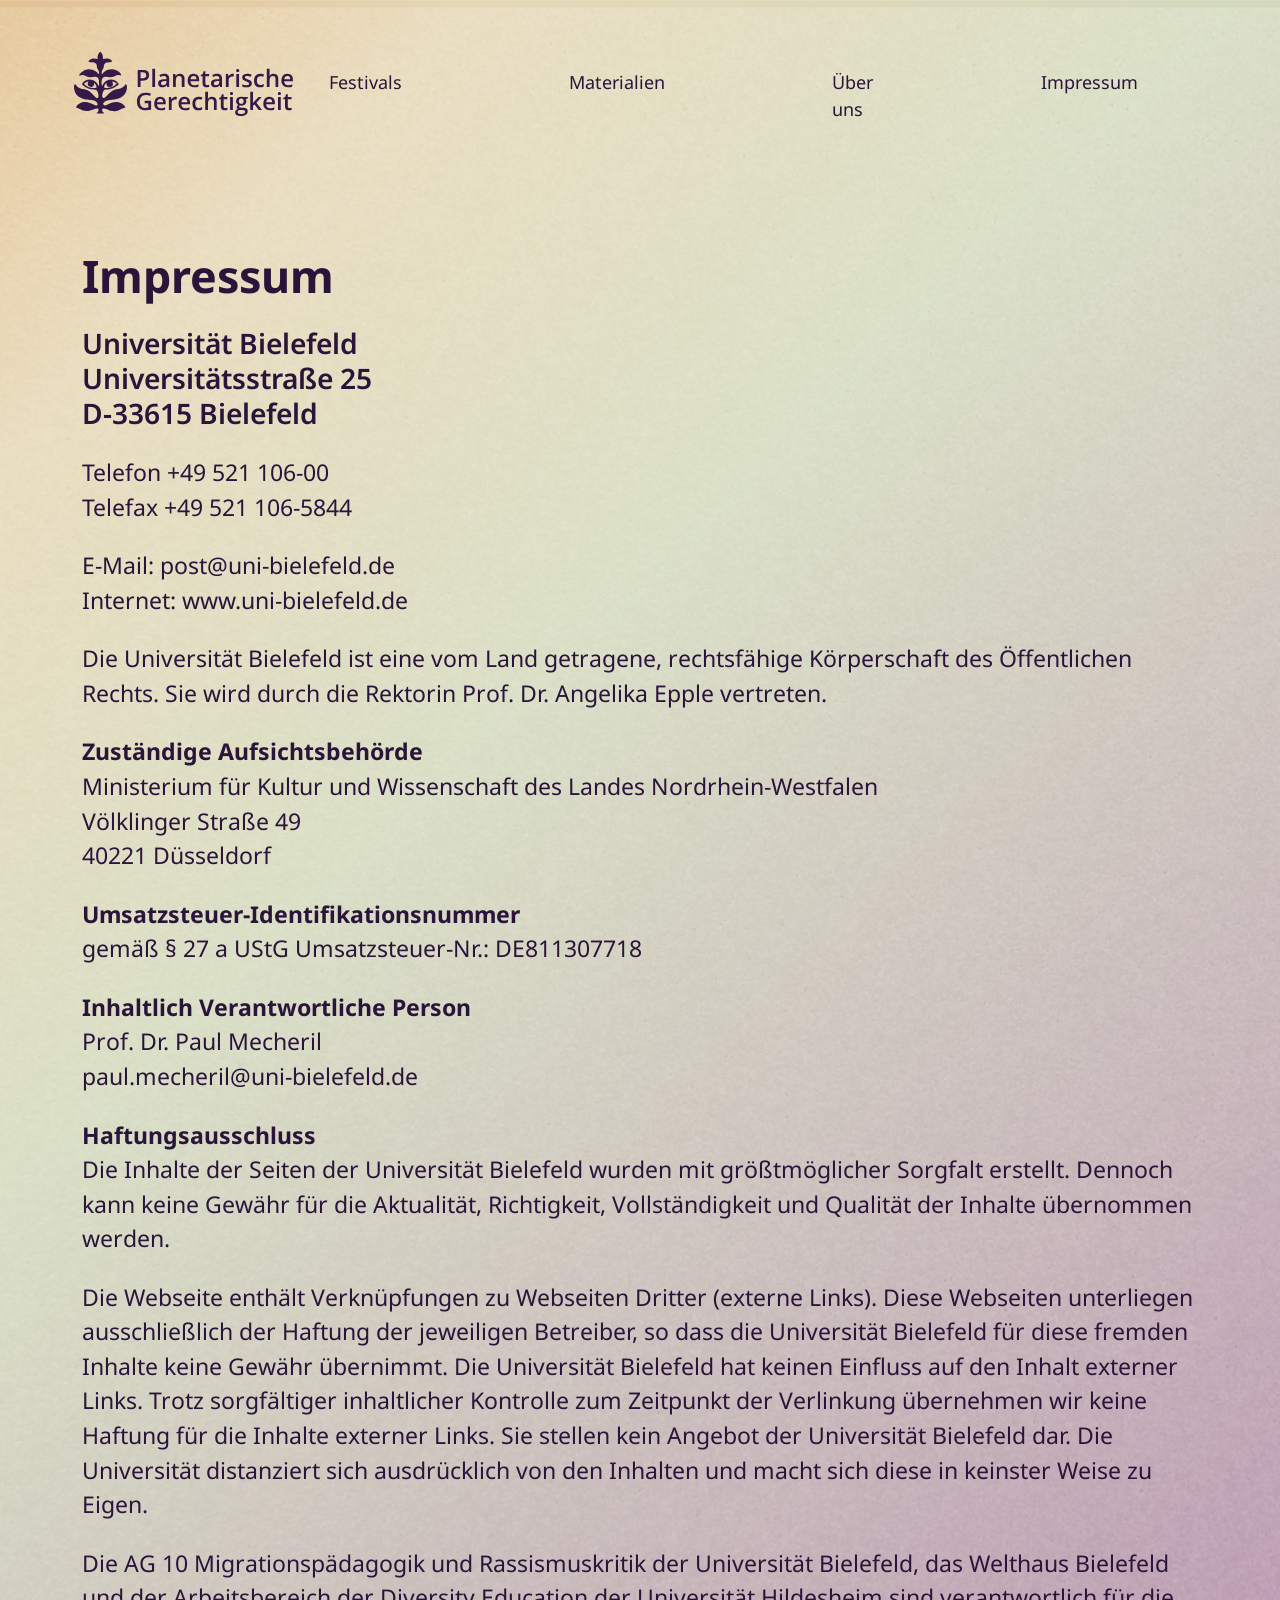
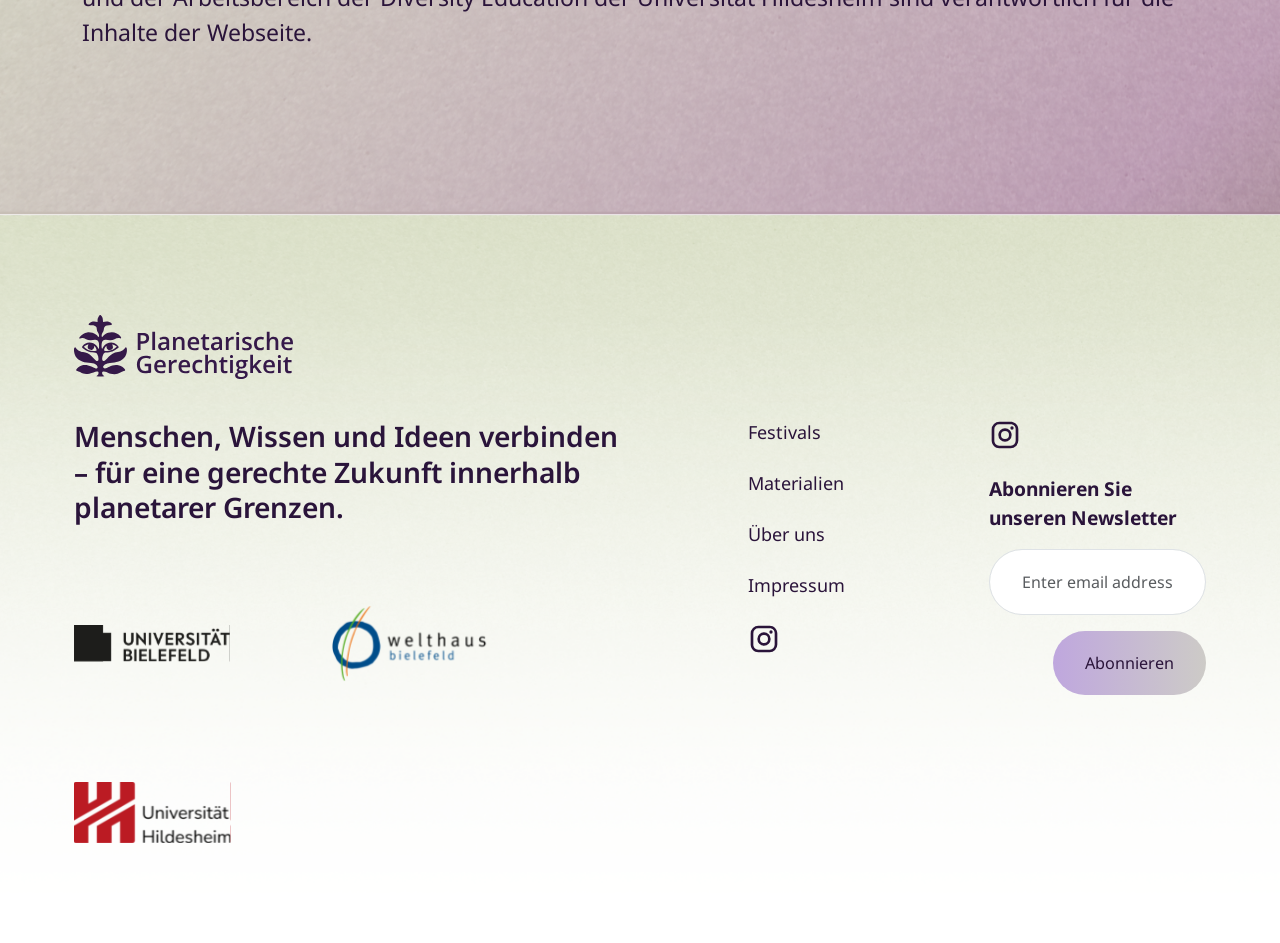
<file: imprint.html>
<!doctype html>
<html lang="en">

<head>
    <meta charset="utf-8">
    <meta name="viewport" content="width=device-width, initial-scale=1">
    <title>Impressum</title>

    <link href="https://cdn.jsdelivr.net/npm/bootstrap@5.3.8/dist/css/bootstrap.min.css" rel="stylesheet"
        integrity="sha384-sRIl4kxILFvY47J16cr9ZwB07vP4J8+LH7qKQnuqkuIAvNWLzeN8tE5YBujZqJLB" crossorigin="anonymous">

    <link rel="preconnect" href="https://fonts.googleapis.com">
    <link rel="preconnect" href="https://fonts.gstatic.com" crossorigin>
    <link href="https://fonts.googleapis.com/css2?family=Noto+Sans:ital,wght@0,100..900;1,100..900&display=swap"
        rel="stylesheet">

    <link rel="stylesheet" href="./css/style.css">
</head>

<body>
    <header class="header">
        <div class="container-fluid">
            <div class="navigation d-flex align-items-center justify-content-between gap-3">
                <div class="item-left">
                    <a href="./" class="logo">
                        <img src="./images/logo.svg" alt="">
                    </a>
                </div>
                <div class="item-right">
                    <!-- Desktop nav links — hidden until scrolled -->
                    <ul class="menu list-unstyled m-0 p-0 d-none d-lg-flex" id="desktopMenu">
                        <li><a href="./festivals.html">Festivals</a></li>
                        <li><a href="javascript:void(0);">Materialien</a></li>
                        <li><a href="./about.html">Über uns</a></li>
                        <li><a href="./imprint.html">Impressum</a></li>
                    </ul>
                    <!-- Desktop menu trigger — visible only after scroll -->
                    <button class="menu-toggle bg-transparent" id="menuToggle" aria-expanded="false">
                        <span style="font-size: 1rem; font-weight: 500;">Menu</span>
                    </button>
                    <!-- Desktop slide-in panel -->
                    <nav class="desktop-menu-panel" id="desktopMenuPanel">
                        <ul class="list-unstyled m-0 p-0 d-flex flex-column gap-4">
                            <li><a href="./festivals.html">Festivals</a></li>
                            <li><a href="javascript:void(0);">Materialien</a></li>
                            <li><a href="./about.html">Über uns</a></li>
                            <li><a href="./imprint.html">Impressum</a></li>
                        </ul>
                    </nav>
                    <!-- Mobile hamburger -->
                    <div class="hamburger d-lg-none" id="mobileHamburger">
                        <svg width="22" height="8" viewBox="0 0 22 8" fill="none" xmlns="http://www.w3.org/2000/svg">
                            <line x1="0.75" y1="0.75" x2="20.8394" y2="0.75" stroke="#706C49" stroke-width="1.5"
                                stroke-linecap="round" />
                            <line x1="0.75" y1="6.3877" x2="20.8394" y2="6.3877" stroke="#706C49" stroke-width="1.5"
                                stroke-linecap="round" />
                        </svg>
                    </div>
                    <!-- Mobile slide-down panel -->
                    <nav class="mobile-menu-panel" id="mobileMenuPanel">
                        <div class="d-flex align-items-center justify-content-between">
                            <img src="./images/mobile-logo.svg" class="mobile-menu-logo" alt="">
                            <button class="mobile-menu-close border-0 bg-transparent"
                                id="mobileMenuClose">&times;</button>
                        </div>
                        <ul class="list-unstyled m-0 p-0 d-flex flex-column gap-4 text-center">
                            <li><a href="./festival-programme.html">Festivals</a></li>
                            <li><a href="javascript:void(0);">Materialien</a></li>
                            <li><a href="javascript:void(0);">Über uns</a></li>
                            <li><a href="javascript:void(0);">Impressum</a></li>
                            <li><a href="javascript:void(0);">
                                    <svg xmlns="http://www.w3.org/2000/svg" width="32" height="32" class="mb-4"
                                        viewBox="0 0 24 24">
                                        <path fill="currentColor"
                                            d="M7.8 2h8.4C19.4 2 22 4.6 22 7.8v8.4a5.8 5.8 0 0 1-5.8 5.8H7.8C4.6 22 2 19.4 2 16.2V7.8A5.8 5.8 0 0 1 7.8 2m-.2 2A3.6 3.6 0 0 0 4 7.6v8.8C4 18.39 5.61 20 7.6 20h8.8a3.6 3.6 0 0 0 3.6-3.6V7.6C20 5.61 18.39 4 16.4 4zm9.65 1.5a1.25 1.25 0 0 1 1.25 1.25A1.25 1.25 0 0 1 17.25 8A1.25 1.25 0 0 1 16 6.75a1.25 1.25 0 0 1 1.25-1.25M12 7a5 5 0 0 1 5 5a5 5 0 0 1-5 5a5 5 0 0 1-5-5a5 5 0 0 1 5-5m0 2a3 3 0 0 0-3 3a3 3 0 0 0 3 3a3 3 0 0 0 3-3a3 3 0 0 0-3-3" />
                                    </svg>
                                </a></li>
                        </ul>
                    </nav>
                </div>
            </div>
        </div>
    </header>
    <main>
        <section class="hero imprint spacer-y text-lg">
            <div class="container">
                <h1 class="mb-4">Impressum</h1>
                <p class="h3 mb-4">Universität Bielefeld <br>
                    Universitätsstraße 25 <br>
                    D-33615 Bielefeld
                </p>
                <p class="mb-4">Telefon +49 521 106-00 <br>
                    Telefax +49 521 106-5844
                </p>
                <p class="mb-4">
                    E-Mail: post@uni-bielefeld.de <br>
                    Internet: www.uni-bielefeld.de
                </p>
                <p class="mb-4">Die Universität Bielefeld ist eine vom Land getragene, rechtsfähige Körperschaft des
                    Öffentlichen Rechts. Sie wird durch die Rektorin Prof. Dr. Angelika Epple vertreten.</p>
                <p class="mb-4">
                    <strong>Zuständige Aufsichtsbehörde</strong> <br>
                    Ministerium für Kultur und Wissenschaft des Landes Nordrhein-Westfalen <br>
                    Völklinger Straße 49 <br>
                    40221 Düsseldorf <br>
                </p>
                <p class="mb-4">
                    <strong>Umsatzsteuer-Identifikationsnummer</strong> <br>
                    gemäß § 27 a UStG Umsatzsteuer-Nr.: DE811307718
                </p>
                <p class="mb-4">
                    <strong>Inhaltlich Verantwortliche Person</strong> <br>
                    Prof. Dr. Paul Mecheril <br>
                    paul.mecheril@uni-bielefeld.de
                </p>
                <p class="mb-4">
                    <strong>Haftungsausschluss</strong> <br>
                    Die Inhalte der Seiten der Universität Bielefeld wurden mit größtmöglicher Sorgfalt erstellt.
                    Dennoch kann keine Gewähr für die Aktualität, Richtigkeit, Vollständigkeit und Qualität der Inhalte
                    übernommen werden.
                </p>
                <p class="mb-4">
                    Die Webseite enthält Verknüpfungen zu Webseiten Dritter (externe Links). Diese Webseiten unterliegen
                    ausschließlich der Haftung der jeweiligen Betreiber, so dass die Universität Bielefeld für diese
                    fremden Inhalte keine Gewähr übernimmt. Die Universität Bielefeld hat keinen Einfluss auf den Inhalt
                    externer Links. Trotz sorgfältiger inhaltlicher Kontrolle zum Zeitpunkt der Verlinkung übernehmen
                    wir keine Haftung für die Inhalte externer Links. Sie stellen kein Angebot der Universität Bielefeld
                    dar. Die Universität distanziert sich ausdrücklich von den Inhalten und macht sich diese in keinster
                    Weise zu Eigen.
                </p>
                <p>
                    Die AG 10 Migrationspädagogik und Rassismuskritik der Universität Bielefeld, das Welthaus Bielefeld
                    und der Arbeitsbereich der Diversity Education der Universität Hildesheim sind verantwortlich für
                    die Inhalte der Webseite.
                </p>
            </div>
        </section>
    </main>
    <footer class="footer">
        <div class="container-fluid">
            <img src="./images/logo.svg" class="mb-4" alt="">
            <div class="row g-4 justify-content-between">
                <div class="col-lg-6">
                    <p class="h3 mb-large">Menschen, Wissen und Ideen verbinden – für eine gerechte Zukunft innerhalb
                        planetarer Grenzen.</p>
                    <div class="footer-icons d-none d-md-flex align-items-center flex-wrap">
                        <img src="./images/universitat.svg" alt="">
                        <img src="./images/welthaus.svg" alt="">
                        <img src="./images/hildesheim.svg" alt="">
                    </div>
                </div>
                <div class="col-lg-5">
                    <div class="row g-4">
                        <div class="col-6 d-md-none d-block">
                            <div class="footer-icons d-flex align-items-start flex-column flex-wrap">
                                <img src="./images/universitat.svg" alt="">
                                <img src="./images/welthaus.svg" alt="">
                                <img src="./images/hildesheim.svg" alt="">
                            </div>
                        </div>
                        <div class="col-lg-6 col-6">
                            <ul class="list-unstyled d-flex flex-column gap-4 m-0 p-0">
                                <li><a href="./festivals.html">Festivals</a></li>
                                <li><a href="javascript:void(0);">Materialien</a></li>
                                <li><a href="./about.html">Über uns</a></li>
                                <li><a href="./imprint.html">Impressum</a></li>
                                <li><a href="">
                                        <svg xmlns="http://www.w3.org/2000/svg" width="32" height="32" class="mb-4"
                                            viewBox="0 0 24 24">
                                            <path fill="currentColor"
                                                d="M7.8 2h8.4C19.4 2 22 4.6 22 7.8v8.4a5.8 5.8 0 0 1-5.8 5.8H7.8C4.6 22 2 19.4 2 16.2V7.8A5.8 5.8 0 0 1 7.8 2m-.2 2A3.6 3.6 0 0 0 4 7.6v8.8C4 18.39 5.61 20 7.6 20h8.8a3.6 3.6 0 0 0 3.6-3.6V7.6C20 5.61 18.39 4 16.4 4zm9.65 1.5a1.25 1.25 0 0 1 1.25 1.25A1.25 1.25 0 0 1 17.25 8A1.25 1.25 0 0 1 16 6.75a1.25 1.25 0 0 1 1.25-1.25M12 7a5 5 0 0 1 5 5a5 5 0 0 1-5 5a5 5 0 0 1-5-5a5 5 0 0 1 5-5m0 2a3 3 0 0 0-3 3a3 3 0 0 0 3 3a3 3 0 0 0 3-3a3 3 0 0 0-3-3" />
                                        </svg>
                                    </a></li>
                            </ul>
                        </div>
                        <div class="col-lg-6">
                            <svg xmlns="http://www.w3.org/2000/svg" width="32" height="32" class="mb-4"
                                viewBox="0 0 24 24">
                                <path fill="currentColor"
                                    d="M7.8 2h8.4C19.4 2 22 4.6 22 7.8v8.4a5.8 5.8 0 0 1-5.8 5.8H7.8C4.6 22 2 19.4 2 16.2V7.8A5.8 5.8 0 0 1 7.8 2m-.2 2A3.6 3.6 0 0 0 4 7.6v8.8C4 18.39 5.61 20 7.6 20h8.8a3.6 3.6 0 0 0 3.6-3.6V7.6C20 5.61 18.39 4 16.4 4zm9.65 1.5a1.25 1.25 0 0 1 1.25 1.25A1.25 1.25 0 0 1 17.25 8A1.25 1.25 0 0 1 16 6.75a1.25 1.25 0 0 1 1.25-1.25M12 7a5 5 0 0 1 5 5a5 5 0 0 1-5 5a5 5 0 0 1-5-5a5 5 0 0 1 5-5m0 2a3 3 0 0 0-3 3a3 3 0 0 0 3 3a3 3 0 0 0 3-3a3 3 0 0 0-3-3" />
                            </svg>
                            <p class="text-md mb-3 fw-bold">Abonnieren Sie unseren Newsletter</p>
                            <form action="" class="d-flex flex-column gap-3 align-items-end">
                                <input type="text" class="form-control theme-control"
                                    placeholder="Enter email address...">
                                <button class="button button-secondary border-0">Abonnieren</button>
                            </form>
                        </div>
                    </div>
                </div>
            </div>
        </div>
    </footer>

    <script src="https://cdn.jsdelivr.net/npm/bootstrap@5.3.8/dist/js/bootstrap.bundle.min.js"
        integrity="sha384-FKyoEForCGlyvwx9Hj09JcYn3nv7wiPVlz7YYwJrWVcXK/BmnVDxM+D2scQbITxI"
        crossorigin="anonymous"></script>

    <script src="./js/script.js"></script>
</body>

</html>
</file>
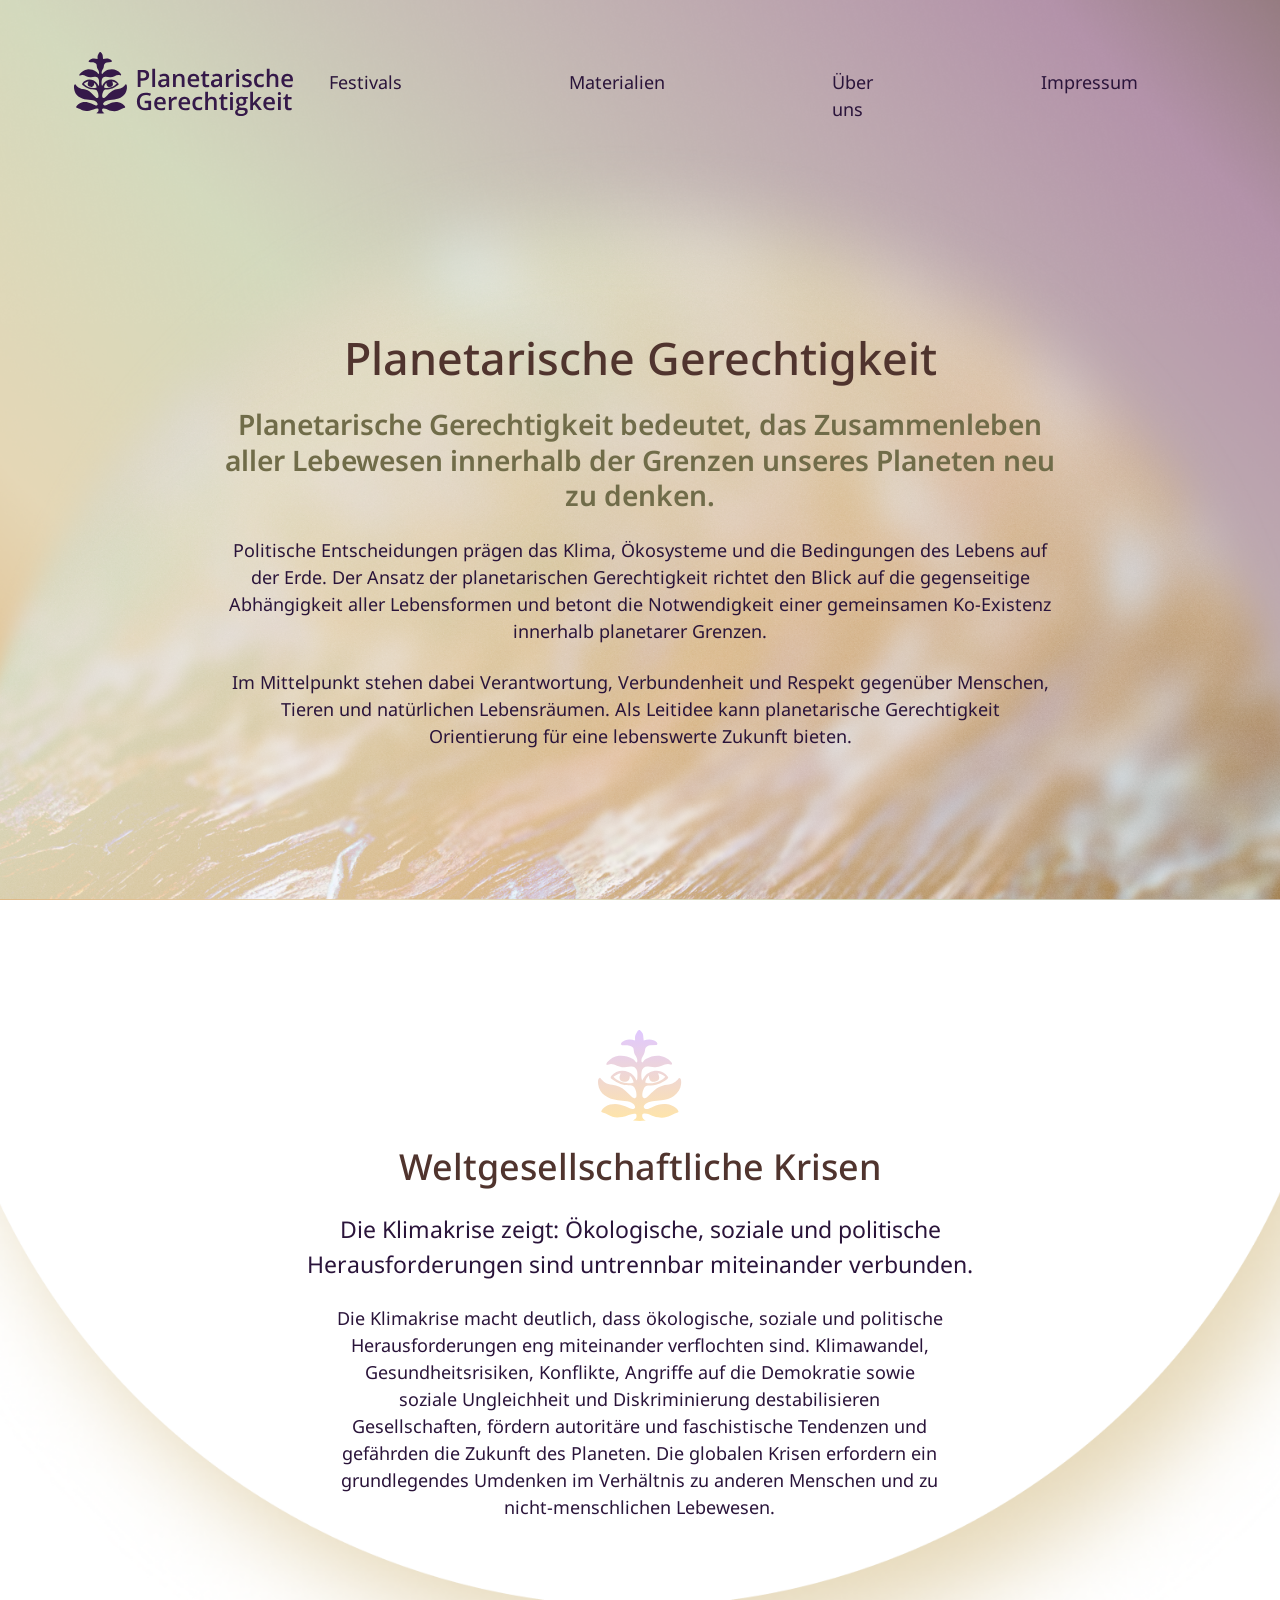
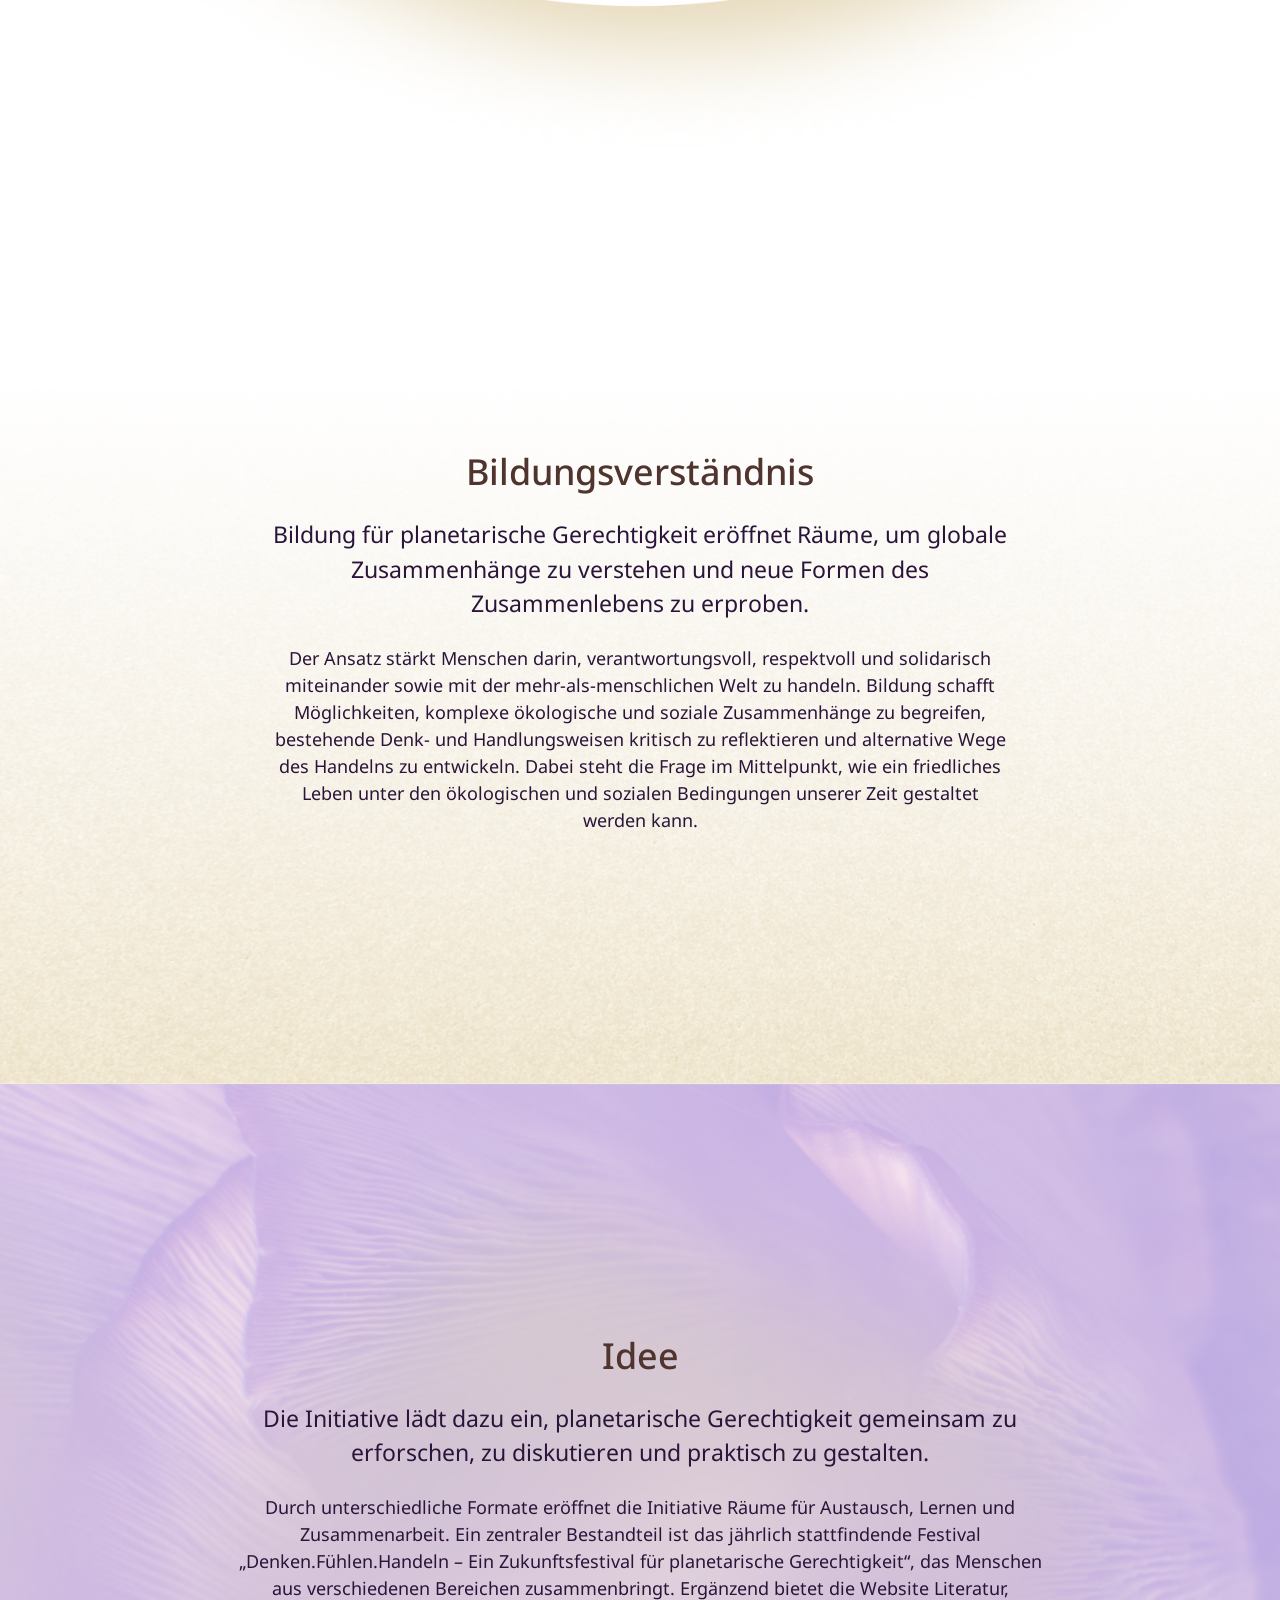
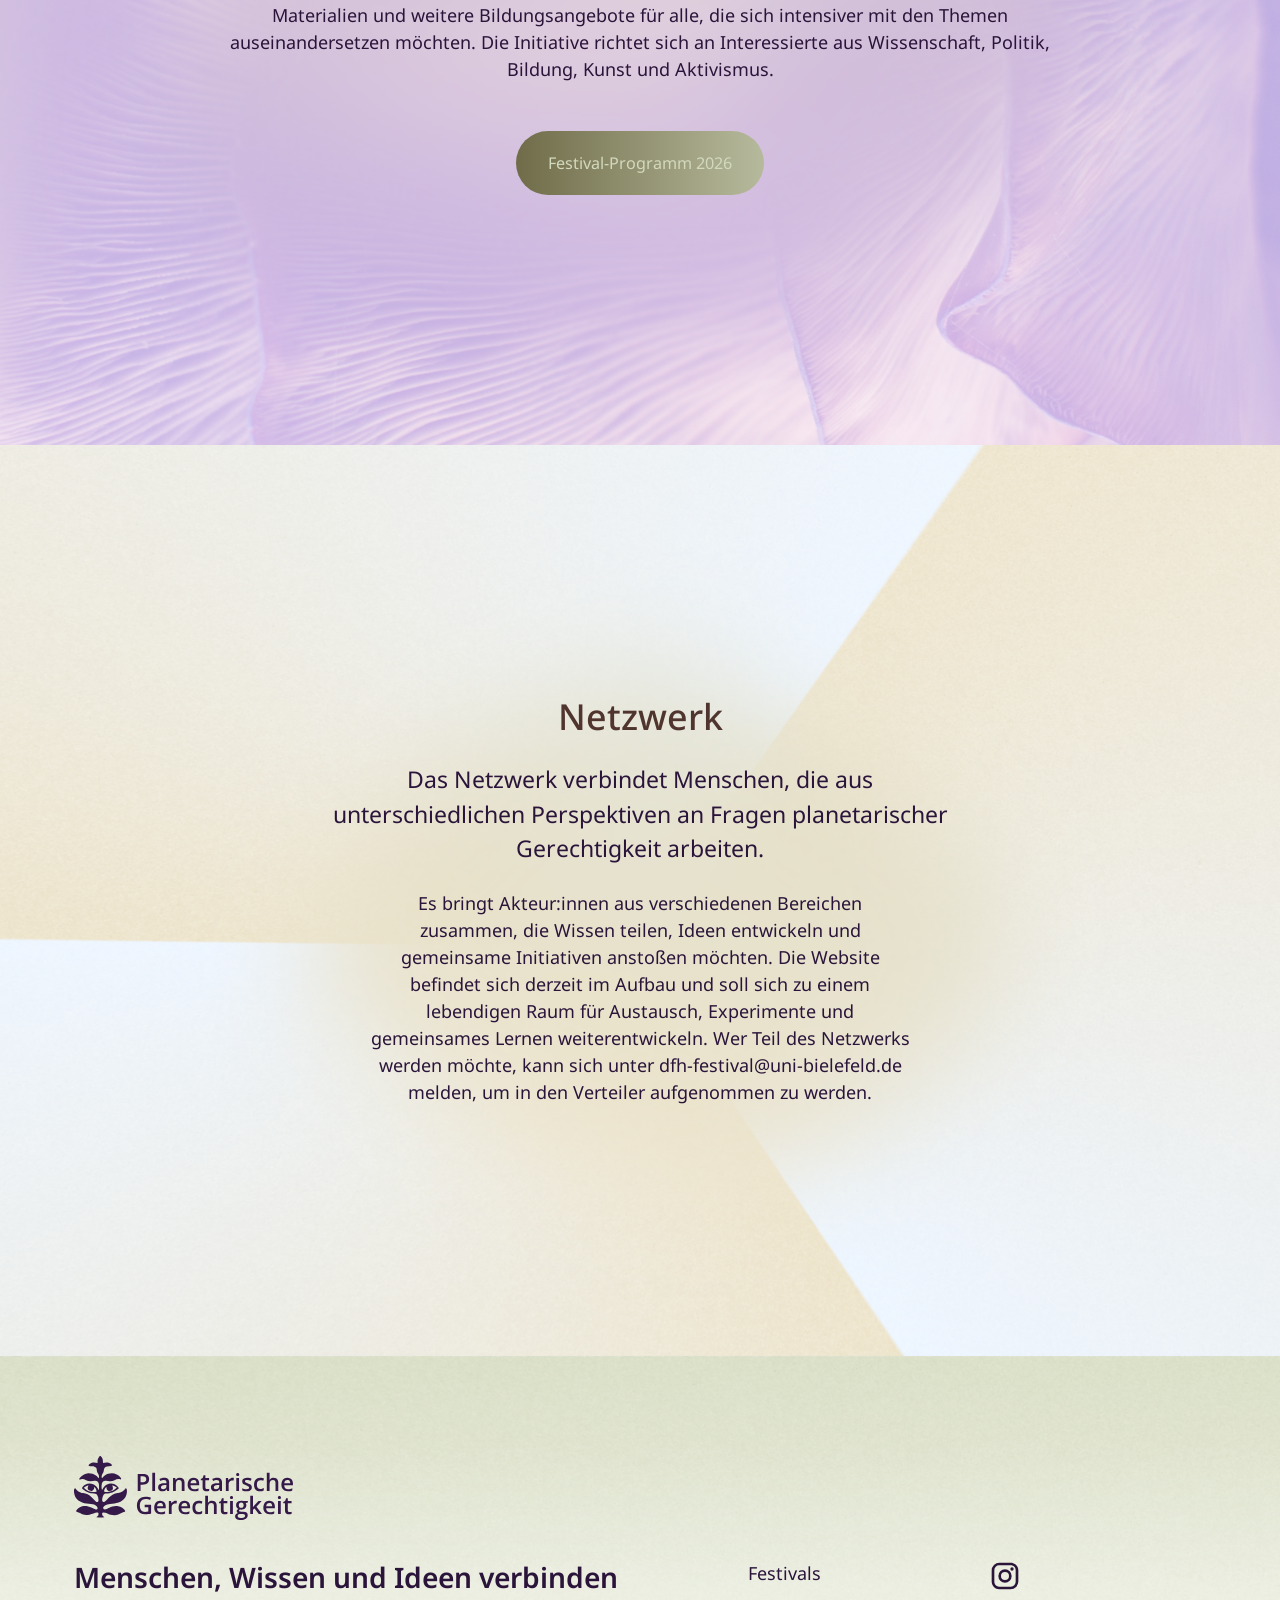
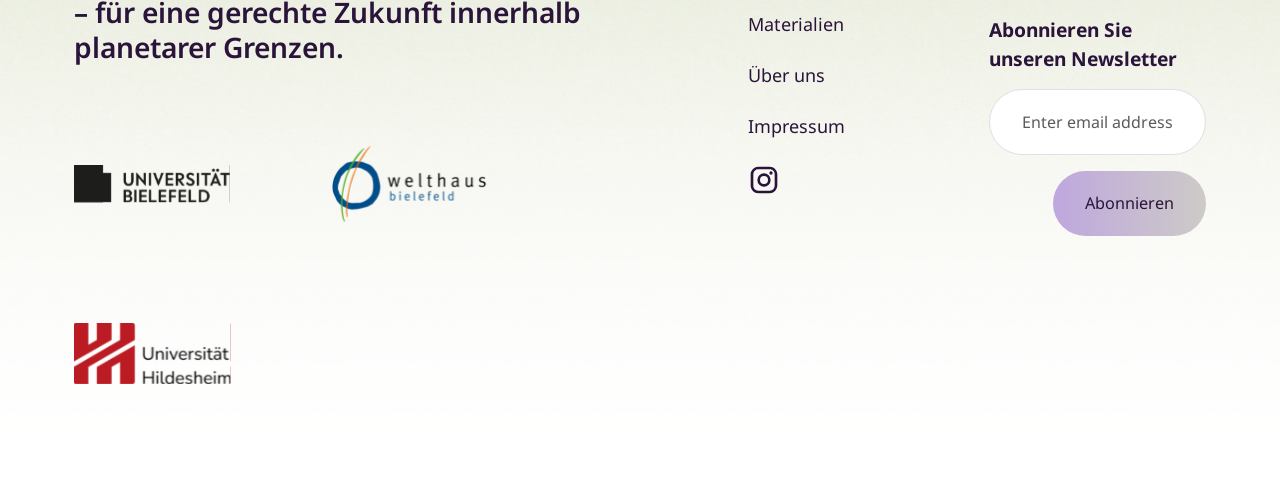
<file: main-index.html>
<!doctype html>
<html lang="en">

<head>
    <meta charset="utf-8">
    <meta name="viewport" content="width=device-width, initial-scale=1">
    <title>Das Festival</title>

    <link href="https://cdn.jsdelivr.net/npm/bootstrap@5.3.8/dist/css/bootstrap.min.css" rel="stylesheet"
        integrity="sha384-sRIl4kxILFvY47J16cr9ZwB07vP4J8+LH7qKQnuqkuIAvNWLzeN8tE5YBujZqJLB" crossorigin="anonymous">

    <link rel="preconnect" href="https://fonts.googleapis.com">
    <link rel="preconnect" href="https://fonts.gstatic.com" crossorigin>
    <link href="https://fonts.googleapis.com/css2?family=Noto+Sans:ital,wght@0,100..900;1,100..900&display=swap"
        rel="stylesheet">

    <link rel="stylesheet" href="./css/style.css">
</head>

<body>
    <header class="header">
        <div class="container-fluid">
            <div class="navigation d-flex align-items-center justify-content-between gap-3">
                <div class="item-left">
                    <a href="./" class="logo">
                        <img src="./images/logo.svg" alt="">
                    </a>
                </div>
                <div class="item-right">
                    <!-- Desktop nav links — hidden until scrolled -->
                    <ul class="menu list-unstyled m-0 p-0 d-none d-lg-flex" id="desktopMenu">
                        <li><a href="./festival-programme.html">Festivals</a></li>
                        <li><a href="javascript:void(0);">Materialien</a></li>
                        <li><a href="javascript:void(0);">Über uns</a></li>
                        <li><a href="javascript:void(0);">Impressum</a></li>
                    </ul>
                    <!-- Desktop menu trigger — visible only after scroll -->
                    <button class="menu-toggle bg-transparent" id="menuToggle" aria-expanded="false">
                        <span style="font-size: 1rem; font-weight: 500;">Menu</span>
                    </button>
                    <!-- Desktop slide-in panel -->
                    <nav class="desktop-menu-panel" id="desktopMenuPanel">
                        <ul class="list-unstyled m-0 p-0 d-flex flex-column gap-4">
                            <li><a href="./festival-programme.html">Festivals</a></li>
                            <li><a href="javascript:void(0);">Materialien</a></li>
                            <li><a href="javascript:void(0);">Über uns</a></li>
                            <li><a href="javascript:void(0);">Impressum</a></li>
                        </ul>
                    </nav>
                    <!-- Mobile hamburger -->
                    <div class="hamburger d-lg-none" id="mobileHamburger">
                        <svg width="22" height="8" viewBox="0 0 22 8" fill="none" xmlns="http://www.w3.org/2000/svg">
                            <line x1="0.75" y1="0.75" x2="20.8394" y2="0.75" stroke="#706C49" stroke-width="1.5"
                                stroke-linecap="round" />
                            <line x1="0.75" y1="6.3877" x2="20.8394" y2="6.3877" stroke="#706C49" stroke-width="1.5"
                                stroke-linecap="round" />
                        </svg>
                    </div>
                    <!-- Mobile slide-down panel -->
                    <nav class="mobile-menu-panel" id="mobileMenuPanel">
                        <div class="d-flex align-items-center justify-content-between">
                            <img src="./images/mobile-logo.svg" class="mobile-menu-logo" alt="">
                            <button class="mobile-menu-close border-0 bg-transparent"
                                id="mobileMenuClose">&times;</button>
                        </div>
                        <ul class="list-unstyled m-0 p-0 d-flex flex-column gap-4 text-md-center">
                            <li><a href="./festival-programme.html">Festivals</a></li>
                            <li><a href="javascript:void(0);">Materialien</a></li>
                            <li><a href="javascript:void(0);">Über uns</a></li>
                            <li><a href="javascript:void(0);">Impressum</a></li>
                            <li><a href="javascript:void(0);">
                                    <svg xmlns="http://www.w3.org/2000/svg" width="32" height="32" class="mb-4"
                                        viewBox="0 0 24 24">
                                        <path fill="currentColor"
                                            d="M7.8 2h8.4C19.4 2 22 4.6 22 7.8v8.4a5.8 5.8 0 0 1-5.8 5.8H7.8C4.6 22 2 19.4 2 16.2V7.8A5.8 5.8 0 0 1 7.8 2m-.2 2A3.6 3.6 0 0 0 4 7.6v8.8C4 18.39 5.61 20 7.6 20h8.8a3.6 3.6 0 0 0 3.6-3.6V7.6C20 5.61 18.39 4 16.4 4zm9.65 1.5a1.25 1.25 0 0 1 1.25 1.25A1.25 1.25 0 0 1 17.25 8A1.25 1.25 0 0 1 16 6.75a1.25 1.25 0 0 1 1.25-1.25M12 7a5 5 0 0 1 5 5a5 5 0 0 1-5 5a5 5 0 0 1-5-5a5 5 0 0 1 5-5m0 2a3 3 0 0 0-3 3a3 3 0 0 0 3 3a3 3 0 0 0 3-3a3 3 0 0 0-3-3" />
                                    </svg>
                                </a></li>
                        </ul>
                    </nav>
                </div>
            </div>
        </div>
    </header>
    <main>
        <section class="hero main-home spacer-y">
            <div class="container">
                <div class="row g-4 align-items-center justify-content-center text-md-center">
                    <div class="col-lg-9">
                        <h1 class="mb-4 fw-medium text-brown">Planetarische Gerechtigkeit</h1>
                        <p class="mb-4 h3 text-green">Planetarische Gerechtigkeit bedeutet, das Zusammenleben aller
                            Lebewesen innerhalb der Grenzen unseres Planeten neu zu denken.</p>
                        <p class="mb-4">Politische Entscheidungen prägen das Klima, Ökosysteme und die Bedingungen des
                            Lebens auf der Erde. Der Ansatz der planetarischen Gerechtigkeit richtet den Blick auf die
                            gegenseitige Abhängigkeit aller Lebensformen und betont die Notwendigkeit einer gemeinsamen
                            Ko-Existenz innerhalb planetarer Grenzen. </p>
                        <p class="mb-0">Im Mittelpunkt stehen dabei Verantwortung, Verbundenheit und Respekt gegenüber
                            Menschen, Tieren und natürlichen Lebensräumen. Als Leitidee kann planetarische Gerechtigkeit
                            Orientierung für eine lebenswerte Zukunft bieten.</p>
                    </div>
                </div>
            </div>
        </section>
        <section class="main-about spacer-y">
            <div class="container">
                <div class="row g-4 align-items-center justify-content-center text-md-center">
                    <div class="col-lg-8">
                        <img src="./images/about-logo.svg" class="mx-md-auto mb-4" alt="">
                        <h2 class="mb-4 fw-medium text-brown">Weltgesellschaftliche Krisen</h2>
                        <p class="mb-4 text-lg text-purple">Die Klimakrise zeigt: Ökologische, soziale und politische Herausforderungen sind untrennbar miteinander verbunden.</p>
                        <div class="row">
                            <div class="col-lg-10 mx-auto">
                                <p class="mb-0">Die Klimakrise macht deutlich, dass ökologische, soziale und politische Herausforderungen eng miteinander verflochten sind. Klimawandel, Gesundheitsrisiken, Konflikte, Angriffe auf die Demokratie sowie soziale Ungleichheit und Diskriminierung destabilisieren Gesellschaften, fördern autoritäre und faschistische Tendenzen und gefährden die Zukunft des Planeten. Die globalen Krisen erfordern ein grundlegendes Umdenken im Verhältnis zu anderen Menschen und zu nicht-menschlichen Lebewesen. </p>
                            </div>
                        </div>
                    </div>
                </div>
            </div>
        </section>
        <section class="programming-section spacer-y">
            <div class="container">
                <div class="row align-items-center justify-content-center text-md-center">
                    <div class="col-lg-8">
                        <h2 class="mb-4 fw-medium text-brown">Bildungsverständnis</h2>
                        <p class="mb-4 text-lg text-purple">Bildung für planetarische Gerechtigkeit eröffnet Räume, um globale Zusammenhänge zu verstehen und neue Formen des Zusammenlebens zu erproben.</p>
                        <p class="mb-0">Der Ansatz stärkt Menschen darin, verantwortungsvoll, respektvoll und solidarisch miteinander sowie mit der mehr-als-menschlichen Welt zu handeln. Bildung schafft Möglichkeiten, komplexe ökologische und soziale Zusammenhänge zu begreifen, bestehende Denk- und Handlungsweisen kritisch zu reflektieren und alternative Wege des Handelns zu entwickeln. Dabei steht die Frage im Mittelpunkt, wie ein friedliches Leben unter den ökologischen und sozialen Bedingungen unserer Zeit gestaltet werden kann.</p>
                    </div>
                </div>
            </div>
        </section>
        <section class="lilac-section spacer-y">
            <div class="container">
                <div class="row g-4 align-items-center justify-content-center text-md-center">
                    <div class="col-lg-9 col-md-8">
                        <h2 class="mb-4 fw-medium text-brown">Idee</h2>
                        <p class="mb-4 text-lg">Die Initiative lädt dazu ein, planetarische Gerechtigkeit gemeinsam zu erforschen, zu diskutieren und praktisch zu gestalten.</p>
                        <p class="mb-5">Durch unterschiedliche Formate eröffnet die Initiative Räume für Austausch, Lernen und Zusammenarbeit. Ein zentraler Bestandteil ist das jährlich stattfindende Festival „Denken.Fühlen.Handeln – Ein Zukunftsfestival für planetarische Gerechtigkeit“, das Menschen aus verschiedenen Bereichen zusammenbringt. Ergänzend bietet die Website Literatur, Materialien und weitere Bildungsangebote für alle, die sich intensiver mit den Themen auseinandersetzen möchten. Die Initiative richtet sich an Interessierte aus Wissenschaft, Politik, Bildung, Kunst und Aktivismus.</p>
                        <a href="./festival-programme.html" class="button button-primary">Festival-Programm 2026</a>
                    </div>
                </div>
            </div>
        </section>
        <section class="netzwerk-sec spacer-y">
            <div class="container">
                <div class="row g-4 align-items-center justify-content-center text-md-center">
                    <div class="col-lg-7 col-md-6">
                        <h2 class="mb-4 fw-medium text-brown">Netzwerk</h2>
                        <p class="mb-4 text-lg text-purple">Das Netzwerk verbindet Menschen, die aus unterschiedlichen Perspektiven an Fragen planetarischer Gerechtigkeit arbeiten.</p>
                        <p class="mb-0 px-lg-5">Es bringt Akteur:innen aus verschiedenen Bereichen zusammen, die Wissen teilen, Ideen entwickeln und gemeinsame Initiativen anstoßen möchten. Die Website befindet sich derzeit im Aufbau und soll sich zu einem lebendigen Raum für Austausch, Experimente und gemeinsames Lernen weiterentwickeln. Wer Teil des Netzwerks werden möchte, kann sich unter dfh-festival@uni-bielefeld.de melden, um in den Verteiler aufgenommen zu werden.</p>
                    </div>
                </div>
            </div>
        </section>
    </main>
    <footer class="footer">
        <div class="container-fluid">
            <img src="./images/logo.svg" class="mb-4" alt="">
            <div class="row g-4 justify-content-between">
                <div class="col-lg-6">
                    <p class="h3 mb-large">Menschen, Wissen und Ideen verbinden – für eine gerechte Zukunft innerhalb
                        planetarer Grenzen.</p>
                    <div class="footer-icons d-none d-md-flex align-items-center flex-wrap">
                        <img src="./images/universitat.svg" alt="">
                        <img src="./images/welthaus.svg" alt="">
                        <img src="./images/hildesheim.svg" alt="">
                    </div>
                </div>
                <div class="col-lg-5">
                    <div class="row g-4">
                        <div class="col-6 d-md-none d-block">
                            <div class="footer-icons d-flex align-items-start flex-column flex-wrap">
                                <img src="./images/universitat.svg" alt="">
                                <img src="./images/welthaus.svg" alt="">
                                <img src="./images/hildesheim.svg" alt="">
                            </div>
                        </div>
                        <div class="col-lg-6 col-6">
                            <ul class="list-unstyled d-flex flex-column gap-4 m-0 p-0">
                                <li><a href="">Festivals</a></li>
                                <li><a href="">Materialien</a></li>
                                <li><a href="">Über uns</a></li>
                                <li><a href="">Impressum</a></li>
                                <li><a href="">
                                        <svg xmlns="http://www.w3.org/2000/svg" width="32" height="32" class="mb-4"
                                            viewBox="0 0 24 24">
                                            <path fill="currentColor"
                                                d="M7.8 2h8.4C19.4 2 22 4.6 22 7.8v8.4a5.8 5.8 0 0 1-5.8 5.8H7.8C4.6 22 2 19.4 2 16.2V7.8A5.8 5.8 0 0 1 7.8 2m-.2 2A3.6 3.6 0 0 0 4 7.6v8.8C4 18.39 5.61 20 7.6 20h8.8a3.6 3.6 0 0 0 3.6-3.6V7.6C20 5.61 18.39 4 16.4 4zm9.65 1.5a1.25 1.25 0 0 1 1.25 1.25A1.25 1.25 0 0 1 17.25 8A1.25 1.25 0 0 1 16 6.75a1.25 1.25 0 0 1 1.25-1.25M12 7a5 5 0 0 1 5 5a5 5 0 0 1-5 5a5 5 0 0 1-5-5a5 5 0 0 1 5-5m0 2a3 3 0 0 0-3 3a3 3 0 0 0 3 3a3 3 0 0 0 3-3a3 3 0 0 0-3-3" />
                                        </svg>
                                    </a></li>
                            </ul>
                        </div>
                        <div class="col-lg-6">
                            <svg xmlns="http://www.w3.org/2000/svg" width="32" height="32" class="mb-4"
                                viewBox="0 0 24 24">
                                <path fill="currentColor"
                                    d="M7.8 2h8.4C19.4 2 22 4.6 22 7.8v8.4a5.8 5.8 0 0 1-5.8 5.8H7.8C4.6 22 2 19.4 2 16.2V7.8A5.8 5.8 0 0 1 7.8 2m-.2 2A3.6 3.6 0 0 0 4 7.6v8.8C4 18.39 5.61 20 7.6 20h8.8a3.6 3.6 0 0 0 3.6-3.6V7.6C20 5.61 18.39 4 16.4 4zm9.65 1.5a1.25 1.25 0 0 1 1.25 1.25A1.25 1.25 0 0 1 17.25 8A1.25 1.25 0 0 1 16 6.75a1.25 1.25 0 0 1 1.25-1.25M12 7a5 5 0 0 1 5 5a5 5 0 0 1-5 5a5 5 0 0 1-5-5a5 5 0 0 1 5-5m0 2a3 3 0 0 0-3 3a3 3 0 0 0 3 3a3 3 0 0 0 3-3a3 3 0 0 0-3-3" />
                            </svg>
                            <p class="text-md mb-3 fw-bold">Abonnieren Sie unseren Newsletter</p>
                            <form action="" class="d-flex flex-column gap-3 align-items-end">
                                <input type="text" class="form-control theme-control"
                                    placeholder="Enter email address...">
                                <button class="button button-secondary border-0">Abonnieren</button>
                            </form>
                        </div>
                    </div>
                </div>
            </div>
        </div>
    </footer>

    <script src="https://cdn.jsdelivr.net/npm/bootstrap@5.3.8/dist/js/bootstrap.bundle.min.js"
        integrity="sha384-FKyoEForCGlyvwx9Hj09JcYn3nv7wiPVlz7YYwJrWVcXK/BmnVDxM+D2scQbITxI"
        crossorigin="anonymous"></script>

    <script src="./js/script.js"></script>
</body>

</html>
</file>
<file: css/style.css>
*,
*::before,
*::after {
  margin: 0;
  padding: 0;
  box-sizing: border-box;
}

body {
  font-family: "Noto Sans", sans-serif;
  color: #2A143A;
  font-size: clamp(1rem, 0.9404rem + 0.2981vw, 1.125rem);
}

a {
  text-decoration: none;
  color: inherit;
}

img {
  max-width: 100%;
  height: auto;
  display: block;
}

h1,
.h1 {
  font-size: clamp(28px, 3.5vmax, 56px);
  font-weight: 700;
  line-height: 1.15;
}

h2,
.h2 {
  font-size: clamp(22px, 2.8vmax, 40px);
  font-weight: 700;
  line-height: 1.2;
}

h3,
.h3 {
  font-size: clamp(20px, 2.2vmax, 32px);
  font-weight: 600;
  line-height: 1.25;
}

.text-lg {
  font-size: clamp(17px, 1.8vmax, 24px);
}

.text-md {
  font-size: clamp(15px, 1.5vmax, 20px);
}

.text-sm {
  font-size: clamp(13px, 1.3vmax, 16px);
  line-height: 1.6;
}

.spacer-y {
  padding-top: 250px;
  padding-bottom: 250px;
}
@media (max-width: 767.98px) {
  .spacer-y {
    padding-top: 130px;
    padding-bottom: 130px;
  }
}

.mb-large {
  margin-bottom: 80px;
}
@media (max-width: 575.98px) {
  .mb-large {
    margin-bottom: 40px;
  }
}

.text-purple {
  color: #2A143A;
}

.bg-purple {
  background-color: #2A143A;
}

.text-pink {
  color: #69052d;
}

.bg-pink {
  background-color: #69052d;
}

.text-green {
  color: #706C49;
}

.bg-green {
  background-color: #706C49;
}

.text-mint {
  color: #D3D9BD;
}

.bg-mint {
  background-color: #D3D9BD;
}

.text-lilac {
  color: #BFA7DE;
}

.bg-lilac {
  background-color: #BFA7DE;
}

.text-brown {
  color: #50342E;
}

.bg-brown {
  background-color: #50342E;
}

.text-deep-purple {
  color: #351949;
}

.bg-deep-purple {
  background-color: #351949;
}

.button {
  padding: 20px 32px;
  border-radius: 40px;
  font-size: clamp(14px, 1.8vmin, 18px);
  display: inline-flex;
  transition: background 0.3s ease, color 0.3s ease, border-color 0.3s ease;
}
.button-primary {
  color: #D3D9BD;
  background: linear-gradient(90deg, #706C49 0%, #B6BA9C 100%);
}
.button-primary:hover {
  background: linear-gradient(90deg, #5a5638 0%, #9a9e82 100%);
}
.button-primary:focus {
  outline: 2px solid #BFA7DE;
  outline-offset: 3px;
}
.button-primary:active {
  opacity: 0.85;
  transform: scale(0.98);
}
.button-primary:disabled {
  opacity: 0.4;
  cursor: not-allowed;
}
.button-secondary {
  color: #2A143A;
  background: linear-gradient(90deg, #BFA7DE 0%, #CDCBC7 100%);
}
.button-purple {
  background-color: #351949;
  color: #BFA7DE;
}
.button-purple-grad {
  background: linear-gradient(#FFF, #C0ACDB);
}

.button-primary:hover {
  background: linear-gradient(90deg, #5a5638 0%, #9a9e82 100%);
}
.button-primary:focus {
  outline: 2px solid #BFA7DE;
  outline-offset: 3px;
}
.button-primary:active {
  opacity: 0.85;
  transform: scale(0.98);
}
.button-primary:disabled {
  opacity: 0.4;
  cursor: not-allowed;
}
.button-secondary:hover {
  background: linear-gradient(90deg, #a891c8 0%, #b5b3af 100%);
}
.button-secondary:focus {
  outline: 2px solid #2A143A;
  outline-offset: 3px;
}
.button-secondary:active {
  opacity: 0.85;
  transform: scale(0.98);
}
.button-secondary:disabled {
  opacity: 0.4;
  cursor: not-allowed;
}
.button-purple:hover {
  background-color: rgb(80.5816326531, 38.0102040816, 110.9897959184);
}
.button-purple:focus {
  outline: 2px solid #BFA7DE;
  outline-offset: 3px;
}
.button-purple:active {
  opacity: 0.85;
}
.button-purple:disabled {
  opacity: 0.4;
  cursor: not-allowed;
}
.button-purple-grad:hover {
  background: linear-gradient(#fff, #a88ec9);
}
.button-purple-grad:focus {
  outline: 2px solid #2A143A;
  outline-offset: 3px;
}
.button-purple-grad:active {
  opacity: 0.85;
}
.button-purple-grad:disabled {
  opacity: 0.4;
  cursor: not-allowed;
}

input.form-control {
  box-shadow: none !important;
}
input.theme-control {
  padding: 20px 32px;
  border-radius: 50px;
}
input:focus, input:focus-visible, input:hover {
  border-color: rgb(227.3783783784, 225.8648648649, 212.6216216216) !important;
}

header {
  position: fixed;
  top: 0;
  left: 0;
  width: 100%;
  z-index: 9999;
  transition: background 0.4s ease, box-shadow 0.4s ease, backdrop-filter 0.4s ease;
}
header .container-fluid {
  padding-inline: 74px;
}
@media (max-width: 575.98px) {
  header .container-fluid {
    padding-inline: 1rem;
  }
}
header .navigation {
  padding: 52px 0;
  transition: padding 0.35s ease;
}
@media (max-width: 991.98px) {
  header .navigation {
    padding: 36px 0;
  }
}
@media (max-width: 575.98px) {
  header .navigation {
    padding: 24px 0;
  }
}
header .logo {
  display: inline-block;
  position: relative;
  z-index: 1002;
  overflow: hidden;
}
header .logo img {
  width: 239px;
  max-width: none;
  height: 80px;
  object-fit: cover;
  object-position: left top;
  transition: width 0.38s cubic-bezier(0.4, 0, 0.2, 1), height 0.38s cubic-bezier(0.4, 0, 0.2, 1);
  display: block;
}
@media (max-width: 991.98px) {
  header .logo img {
    width: 43px;
    height: 60px;
    object-position: left;
  }
}
header .item-right {
  display: flex;
  align-items: center;
  gap: 24px;
  position: relative;
}
header .item-right .menu {
  gap: 167px;
}
header .desktop-menu-inline {
  display: flex;
  align-items: center;
  gap: 64px;
  font-size: 1rem;
  list-style: none;
  margin: 0;
  padding: 0;
  flex-wrap: nowrap;
  white-space: nowrap;
  overflow: hidden;
  max-width: 900px;
  opacity: 1;
  visibility: visible;
  pointer-events: auto;
  transform: translateX(0);
  transition: max-width 0.42s cubic-bezier(0.4, 0, 0.2, 1), opacity 0.35s ease, transform 0.42s cubic-bezier(0.4, 0, 0.2, 1), visibility 0.42s ease;
}
@media (max-width: 1199.98px) {
  header .desktop-menu-inline {
    gap: 40px;
  }
}
@media (max-width: 991.98px) {
  header .desktop-menu-inline {
    display: none !important;
  }
}
header .desktop-menu-inline a {
  color: #2A143A;
  transition: color 0.25s ease, opacity 0.25s ease;
  position: relative;
}
header .desktop-menu-inline a::after {
  content: "";
  position: absolute;
  bottom: -2px;
  left: 0;
  width: 100%;
  height: 1px;
  background: #69052d;
  transform: scaleX(0);
  transform-origin: left;
  transition: transform 0.25s ease;
}
header .desktop-menu-inline a:hover {
  color: #69052d;
}
header .desktop-menu-inline a:hover::after {
  transform: scaleX(1);
}
header .menu-toggle {
  display: none;
  align-items: center;
  gap: 8px;
  background: transparent;
  border: none;
  padding: 0;
  color: #2A143A;
  font-size: 1rem;
  font-weight: 500;
  cursor: pointer;
  opacity: 0;
  visibility: hidden;
  pointer-events: none;
  transform: translateX(12px);
  transition: opacity 0.35s ease, transform 0.38s cubic-bezier(0.4, 0, 0.2, 1), visibility 0.35s ease, color 0.25s ease;
}
@media (min-width: 992px) {
  header .menu-toggle {
    display: inline-flex;
  }
}
header .menu-toggle .menu-toggle-label {
  position: relative;
  padding-bottom: 2px;
}
header .menu-toggle .menu-toggle-label::after {
  content: "";
  position: absolute;
  bottom: 0;
  left: 0;
  width: 100%;
  height: 1px;
  background: currentColor;
  transform: scaleX(0);
  transform-origin: left;
  transition: transform 0.25s ease;
}
header .menu-toggle:hover {
  color: #69052d;
}
header .menu-toggle:hover .menu-toggle-label::after {
  transform: scaleX(1);
}
header .menu-toggle:focus-visible {
  outline: 2px solid #BFA7DE;
  outline-offset: 3px;
  border-radius: 2px;
}
header .hamburger {
  cursor: pointer;
  display: flex;
  align-items: center;
  justify-content: center;
  transition: transform 0.3s ease;
  position: relative;
  z-index: 1001;
}
@media (min-width: 992px) {
  header .hamburger {
    display: none !important;
  }
}
header .hamburger.active {
  transform: rotate(90deg);
}
header.scrolled {
  background: rgba(255, 252, 248, 0.9);
  box-shadow: 0 2px 24px rgba(42, 20, 58, 0.09);
  backdrop-filter: blur(12px);
}
header.scrolled .navigation {
  padding: 18px 0;
}
header.scrolled .logo img {
  width: 43px;
  height: 60px;
}
header.scrolled .item-right {
  gap: 85px;
}
header.scrolled .menu {
  gap: 142px;
  transform: translateX(50px);
  opacity: 0;
  visibility: hidden;
  transition: all 0.3s ease;
}
@media (min-width: 992px) {
  header.scrolled .desktop-menu-inline {
    max-width: 0;
    opacity: 0;
    visibility: hidden;
    pointer-events: none;
    transform: translateX(40px);
  }
  header.scrolled .menu-toggle {
    opacity: 1;
    visibility: visible;
    pointer-events: auto;
    transform: translateX(0);
  }
}
@media (min-width: 992px) {
  header.scrolled.menu-open .menu {
    transform: translateX(0);
    visibility: visible;
    opacity: 1;
  }
  header.scrolled.menu-open .desktop-menu-inline {
    max-width: 900px;
    opacity: 1;
    visibility: visible;
    pointer-events: auto;
    transform: translateX(0);
  }
}

.desktop-menu-panel {
  display: none !important;
}

.mobile-menu-panel {
  position: fixed;
  top: 0;
  left: 0;
  width: 100%;
  height: 100dvh;
  background: url(../images/mobile-menu-bg.png) no-repeat center center/cover;
  z-index: 10000;
  display: flex;
  flex-direction: column;
  align-items: center;
  justify-content: center;
  transform: translateY(-100%);
  visibility: hidden;
  transition: transform 0.52s cubic-bezier(0.77, 0, 0.175, 1), visibility 0s linear 0.52s;
}
.mobile-menu-panel.active {
  transform: translateY(0);
  visibility: visible;
  transition: transform 0.52s cubic-bezier(0.77, 0, 0.175, 1), visibility 0s linear 0s;
}
.mobile-menu-panel ul {
  list-style: none;
  margin: 0;
  padding: 0;
  display: flex;
  flex-direction: column;
  align-items: center;
  gap: 40px;
  text-align: center;
}
.mobile-menu-panel ul li {
  opacity: 0;
  transform: translateY(20px);
  transition: opacity 0.4s ease, transform 0.4s ease;
}
.mobile-menu-panel ul li:nth-child(1) {
  transition-delay: 0.12s;
}
.mobile-menu-panel ul li:nth-child(2) {
  transition-delay: 0.19s;
}
.mobile-menu-panel ul li:nth-child(3) {
  transition-delay: 0.26s;
}
.mobile-menu-panel ul li:nth-child(4) {
  transition-delay: 0.33s;
}
.mobile-menu-panel ul li:nth-child(5) {
  transition-delay: 0.4s;
}
.mobile-menu-panel ul li:nth-child(6) {
  transition-delay: 0.47s;
}
.mobile-menu-panel.active ul li {
  opacity: 1;
  transform: translateY(0);
}
.mobile-menu-panel ul li a {
  color: #BFA7DE;
  font-size: clamp(22px, 5vw, 32px);
  font-weight: 500;
  letter-spacing: 0.02em;
  transition: color 0.25s ease, letter-spacing 0.25s ease;
}
.mobile-menu-panel ul li a:hover {
  color: #fff;
  letter-spacing: 0.06em;
}

.mobile-menu-logo,
.mobile-menu-close {
  position: absolute;
  top: 24px;
  right: 28px;
  font-size: 2.2rem;
  line-height: 1;
  color: #BFA7DE;
  cursor: pointer;
  background: transparent;
  border: none;
  transition: color 0.25s ease, transform 0.25s ease;
  z-index: 10001;
}
.mobile-menu-logo:hover,
.mobile-menu-close:hover {
  color: #fff;
  transform: rotate(90deg) scale(1.1);
}

.mobile-menu-logo {
  right: unset;
  left: 28px;
}

section .container {
  max-width: 1140px;
}

.hero {
  background-image: url("../images/hero.png");
  background-size: cover;
  background-position: center;
}
@media (max-width: 575.98px) {
  .hero {
    background-image: url("../images/hero-mobile.png");
  }
}
.hero.imprint {
  background-image: url("../images/imprint-bg.png") !important;
}
@media (max-width: 991.98px) {
  .hero .text-green {
    gap: 1.25rem;
  }
}
.hero.spacer-y {
  padding-bottom: 150px;
}
@media (max-width: 575.98px) {
  .hero.spacer-y {
    padding-top: 130px;
    padding-bottom: 45px;
  }
  .hero.spacer-y h1 {
    font-size: 24px;
  }
  .hero.spacer-y .h3 {
    font-size: 18px;
  }
}

.main-home {
  min-height: 100dvh;
  background-position: bottom center;
  background-size: cover;
  display: flex;
  align-items: flex-end;
  background-image: url("../images/main-hero.png") !important;
}
@media (max-width: 767px) {
  .main-home {
    align-items: center;
  }
}

.main-about {
  min-height: 100dvh;
  background-position: top center;
  background-size: cover;
  display: flex;
  background-image: url("../images/main-about.png") !important;
}
.main-about.spacer-y {
  padding-top: 130px;
  padding-bottom: 130px;
}
@media (max-width: 767px) {
  .main-about + .programming-section.spacer-y {
    padding-top: 0;
  }
}
@media (max-width: 575px) {
  .main-about.spacer-y {
    padding-top: 100px;
    padding-bottom: 100px;
  }
  .main-about img.mx-md-auto {
    height: 54px;
  }
}

.meeting-section .three-circle {
  height: 100%;
}
@media (max-width: 991.98px) {
  .meeting-section .three-circle {
    position: absolute;
    top: 40px;
    z-index: -1;
    width: 70%;
    right: 0;
    height: unset;
    object-fit: contain;
  }
}
@media (max-width: 767.98px) {
  .meeting-section {
    padding-bottom: 0;
    padding-top: 300px;
  }
}
@media (max-width: 575.98px) {
  .meeting-section {
    padding-bottom: 0;
    padding-top: 300px;
  }
}

@media (max-width: 575.98px) {
  .format-section {
    padding-bottom: 0;
  }
}

.netzwerk-sec,
.lilac-section,
.contact-section,
.programming-section {
  min-height: 85dvh;
  display: flex;
  align-items: center;
  justify-content: center;
  background-image: url("../images/yellow-bg.png");
  background-size: cover;
  background-position: center;
  background-position: bottom;
}
@media (max-width: 575px) {
  .netzwerk-sec,
  .lilac-section,
  .contact-section,
  .programming-section {
    min-height: unset;
  }
}

.lilac-section {
  background-image: url("../images/main-lilac.png");
  background-size: cover;
  background-position: center;
  background-position: center;
}

.netzwerk-sec {
  background-image: url("../images/main-netzwerk.png");
  background-size: cover;
  background-position: center;
  background-position: center;
}

.contact-section {
  background-image: url("../images/wave-bg-1.png");
  background-size: cover;
  background-position: center;
  background-position: center;
}

footer {
  padding-top: 100px;
  padding-bottom: 100px;
  background-image: url("../images/footer-bg.png");
  background-size: cover;
  background-position: center;
}
@media (max-width: 575.98px) {
  footer .h3 {
    font-size: 18px;
  }
}
footer .container-fluid {
  padding-inline: 74px;
}
@media (max-width: 575.98px) {
  footer .container-fluid {
    padding-inline: 1rem;
  }
}
footer .container-fluid .footer-icons {
  gap: 100px;
}
footer .container-fluid .footer-icons img {
  width: 157px;
}
@media (max-width: 767.98px) {
  footer .container-fluid .footer-icons img {
    width: 115px;
  }
}
@media (max-width: 575.98px) {
  footer .container-fluid .footer-icons {
    gap: 50px;
  }
}

.event-wrap.spacer-y {
  padding-top: 100px;
  padding-bottom: 100px;
}

.filter-wrap .filter-trigger {
  display: grid;
  grid-template-columns: repeat(5, 1fr);
  grid-gap: 50px;
}
@media (max-width: 767.98px) {
  .filter-wrap .filter-trigger {
    grid-template-columns: repeat(2, 1fr);
    grid-gap: 20px;
  }
  .filter-wrap .filter-trigger .button {
    padding: 16px 24px;
    border-radius: 50px;
    font-size: 15px;
  }
}

.event-list .list-wrap {
  color: #504B4B;
  border-block: 1px solid rgba(0, 0, 0, 0.12);
  padding: 30px 14px;
  min-height: 138px;
  display: grid;
  grid-template-columns: 1fr auto auto auto;
  gap: 90px;
  align-items: center;
  cursor: pointer;
  transition: background-color 0.3s ease;
}
.event-list .list-wrap:hover {
  background: linear-gradient(180deg, #FFFFFF 0%, #deccf5 100%);
}
.event-list .list-wrap:first-child {
  border-top: 0;
}
.event-list .list-wrap:last-child {
  border-bottom: 0;
}

.info-section {
  position: relative;
  z-index: 1;
}
.info-section::before {
  content: "";
  position: absolute;
  top: 0;
  left: 0;
  width: 100%;
  height: 100%;
  background-image: url("../images/team-bg.png");
  background-size: cover;
  background-position: center;
  z-index: -1;
  background-size: contain;
  background-position: bottom;
  background-repeat: no-repeat;
}

.past-event {
  padding: 14px 50px;
  background-image: url("../images/past-events-bg.png");
  background-size: cover;
  background-position: center;
}
.past-event .container {
  display: flex;
  justify-content: start;
  align-items: center;
  gap: 90px;
}

.filter-btn {
  transition: background 0.3s ease, color 0.3s ease, border-color 0.3s ease, box-shadow 0.3s ease;
  background: linear-gradient(#FFF, #C0ACDB);
}
.filter-btn.filled {
  background: #BFA7DE !important;
  color: #2A143A !important;
  border-color: #BFA7DE !important;
}
.filter-btn.active {
  background: #fff !important;
  color: #2A143A !important;
  border-color: #2A143A !important;
  box-shadow: 0 0 0 1px #2A143A;
}

.filter-dropdown {
  box-shadow: none;
  background-color: #FDFDFD;
  border: none !important;
  position: relative;
}
.filter-dropdown::before {
  content: "";
  position: absolute;
  inset: -1px;
  border-radius: inherit;
  padding: 1px;
  background: linear-gradient(180deg, #E0C8FF 0%, #FFE5A8 100%);
  -webkit-mask: linear-gradient(#fff 0 0) content-box, linear-gradient(#fff 0 0);
  -webkit-mask-composite: xor;
  mask-composite: exclude;
  pointer-events: none;
  z-index: 0;
}
@media (max-width: 767.98px) {
  .filter-dropdown {
    padding: 1rem !important;
    border-radius: 1rem;
    font-size: 14px;
  }
}

.option-item {
  transition: color 0.3s ease;
  user-select: none;
}
.option-item:hover {
  color: #69052d;
}
.option-item.selected {
  color: #69052d;
  font-weight: 700;
  text-decoration: underline;
  text-underline-offset: 3px;
}

body.modal-open {
  overflow: hidden;
}

.event-modal {
  position: fixed;
  top: 0;
  left: 0;
  width: 100vw;
  height: 100vh;
  z-index: 10000;
  opacity: 0;
  pointer-events: none;
  transition: opacity 0.4s ease;
  background-image: url("../images/modal-bg.png");
  background-size: cover;
  background-position: center;
  overflow-y: auto;
  padding: 24px 0;
}
.event-modal .container {
  min-height: 100%;
  padding-top: 24px;
  padding-bottom: 24px;
}
.event-modal.active {
  opacity: 1;
  pointer-events: auto;
}

.event-modal-copy {
  max-height: min(68vh, 640px);
  overflow-y: auto;
  padding-right: clamp(0px, 1vw, 12px);
}
.event-modal-copy .event-meta > div {
  margin-bottom: 6px;
}

.event-modal-close {
  position: absolute;
  top: 18px;
  right: 18px;
  border: 0;
  background: transparent;
  color: #2A143A;
  width: 40px;
  height: 40px;
  font-size: 28px;
  line-height: 1;
  display: inline-flex;
  align-items: center;
  justify-content: center;
}
.event-modal-close:hover {
  color: #69052d;
}

.custom-scrollbar::-webkit-scrollbar {
  width: 6px;
}
.custom-scrollbar::-webkit-scrollbar-track {
  background: transparent;
}
.custom-scrollbar::-webkit-scrollbar-thumb {
  background-color: rgba(42, 20, 58, 0.2);
  border-radius: 10px;
}

.cursor-pointer {
  cursor: pointer;
}

.event-list .list-wrap {
  cursor: pointer;
  transition: background-color 0.3s ease;
}
.event-list .list-wrap:hover {
  background-color: rgba(255, 255, 255, 0.5);
}
@media (max-width: 767.98px) {
  .event-list .list-wrap {
    grid-template-columns: auto 1fr auto;
    gap: 30px;
  }
  .event-list .list-wrap p:first-child {
    grid-column: 1/-1;
  }
}

.event-modal-template {
  display: none !important;
}

.list-wrap.active {
  background: linear-gradient(180deg, #FFFFFF 0%, #deccf5 100%);
}

@media (max-width: 991.98px) {
  .event-modal {
    padding: 16px 0;
  }
  .event-modal .container {
    padding-top: 12px;
    padding-bottom: 12px;
  }
  .event-modal-content .row {
    min-height: auto;
    row-gap: 32px;
  }
  .event-modal-copy {
    max-height: none;
    overflow: visible;
    padding-right: 0;
  }
}
@media (max-width: 575.98px) {
  .event-modal-panel {
    padding: 20px 18px;
    border-radius: 24px !important;
  }
  .event-modal-close {
    top: 12px;
    right: 12px;
  }
  .event-modal-image {
    border-radius: 24px;
  }
  .programming-section .row,
  .contact-section .row {
    text-align: left !important;
  }
  .format-section .col-lg-6 {
    text-align: left !important;
  }
}
.logo-grid {
  display: grid;
  grid-template-columns: repeat(3, 1fr);
  gap: 70px 200px;
}
.logo-grid img {
  width: 100%;
}
@media (max-width: 991.98px) {
  .logo-grid {
    grid-template-columns: repeat(3, 1fr);
    gap: 50px;
  }
}
@media (max-width: 575.98px) {
  .logo-grid {
    grid-template-columns: repeat(2, 1fr);
    gap: 30px;
  }
}

.about-hero {
  background-image: url("../images/hero.png");
  background-size: cover;
  background-position: center;
}
@media (max-width: 575.98px) {
  .about-hero {
    background-image: url("../images/hero-mobile.png");
  }
}
.about-hero.spacer-y {
  padding-bottom: 150px;
}
@media (max-width: 575.98px) {
  .about-hero.spacer-y {
    padding-top: 130px;
    padding-bottom: 45px;
  }
  .about-hero.spacer-y h1 {
    font-size: 24px;
  }
  .about-hero.spacer-y .h3 {
    font-size: 18px;
  }
}
.about-hero .about-group-photo {
  border-radius: 20px;
  width: 100%;
}

.about-section.spacer-y {
  padding-top: 50px;
  padding-bottom: 50px;
}
@media (max-width: 767.98px) {
  .about-section.spacer-y {
    padding-top: 30px;
    padding-bottom: 30px;
  }
}
.about-section .container {
  width: 70%;
  max-width: 1140px;
  margin: 0 auto;
  border-radius: clamp(1.5rem, 4vw, 4rem);
  padding: clamp(30px, 4vw, 60px) clamp(20px, 4vw, 60px);
}
@media (max-width: 991.98px) {
  .about-section .container {
    width: 90%;
    padding: 30px 20px;
  }
}
.about-section.about-profile .container {
  background-image: url("../images/team-bg.png");
  background-size: cover;
  background-position: center;
  background-repeat: no-repeat;
}
.about-section .about-org-heading {
  color: #BFA7DE;
  font-weight: 600;
}

.about-org-logo-card {
  background: #FAFAFA;
  padding: 0;
  border-radius: 40px;
  min-height: 156px;
  height: 100%;
  max-height: 440px;
  display: flex;
  align-items: center;
  justify-content: center;
}
.about-org-logo-card img {
  max-width: 240px;
  width: 100%;
}
@media (max-width: 991.98px) {
  .about-org-logo-card {
    margin-bottom: 1.5rem;
    border-radius: 24px;
  }
  .about-org-logo-card img {
    max-width: 160px;
  }
}

.about-profile-img {
  width: 100%;
  max-width: 360px;
  border-radius: 20px;
  object-fit: cover;
  display: block;
}
@media (max-width: 991.98px) {
  .about-profile-img {
    max-width: 280px;
  }
}
@media (max-width: 575.98px) {
  .about-profile-img {
    max-width: 80%;
  }
}

.about-org-logo {
  max-width: 200px;
}
@media (max-width: 991.98px) {
  .about-org-logo {
    max-width: 160px;
    margin-bottom: 1.5rem;
  }
}

@media (max-width: 575.98px) {
  .about-section .row {
    text-align: left !important;
  }
}

/*# sourceMappingURL=style.css.map */
</file>
